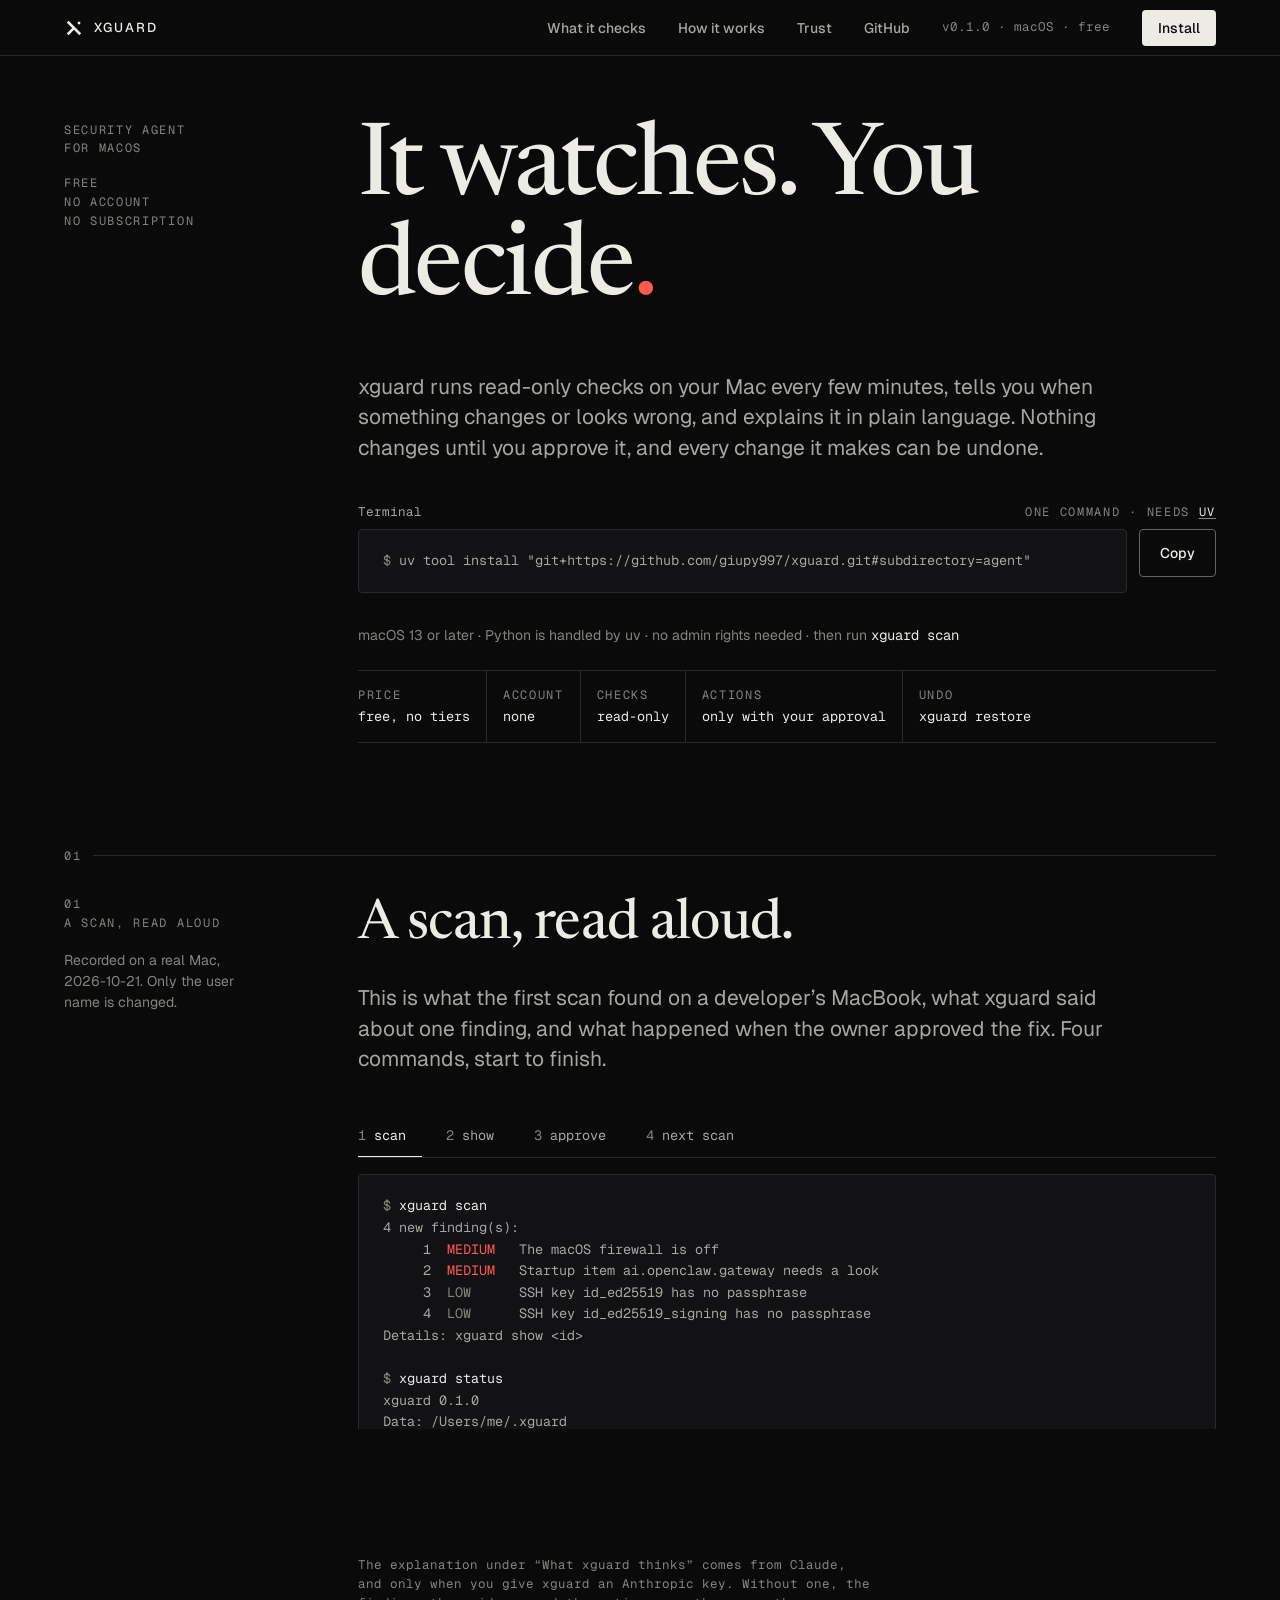
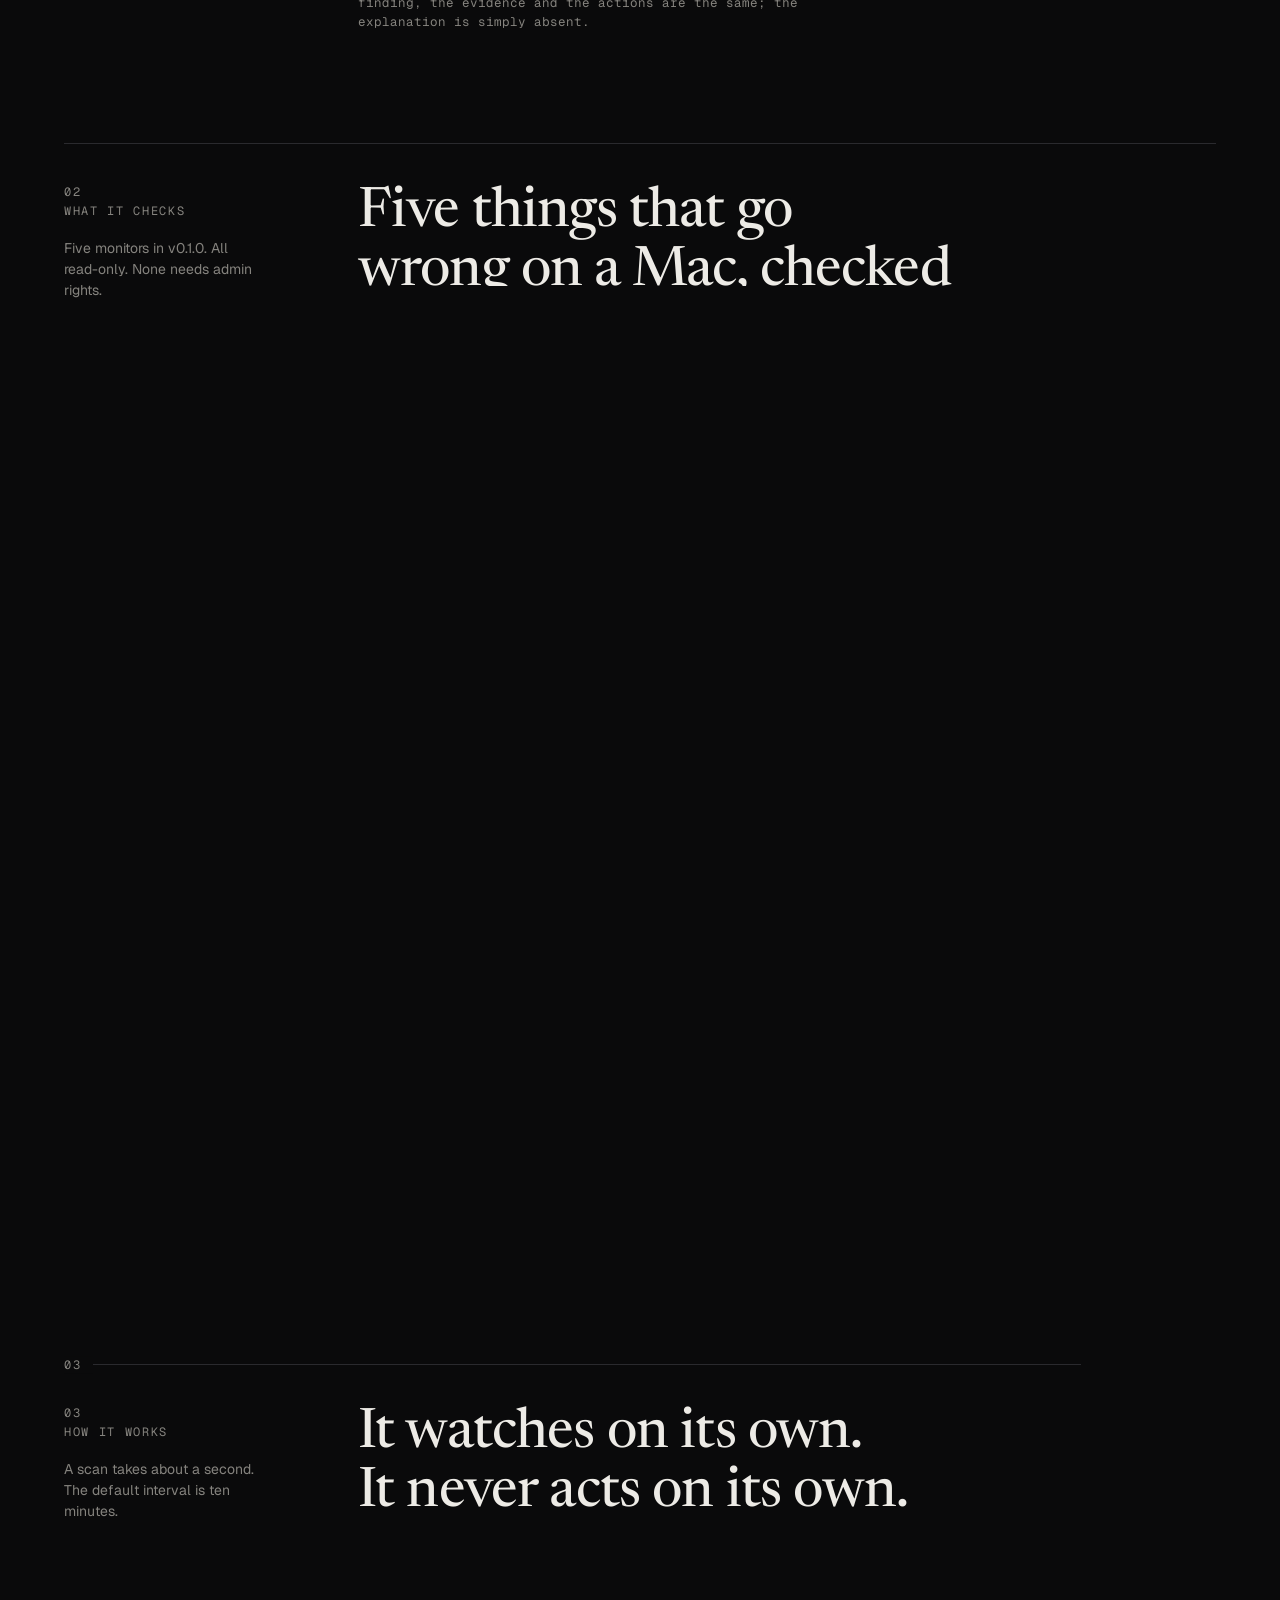
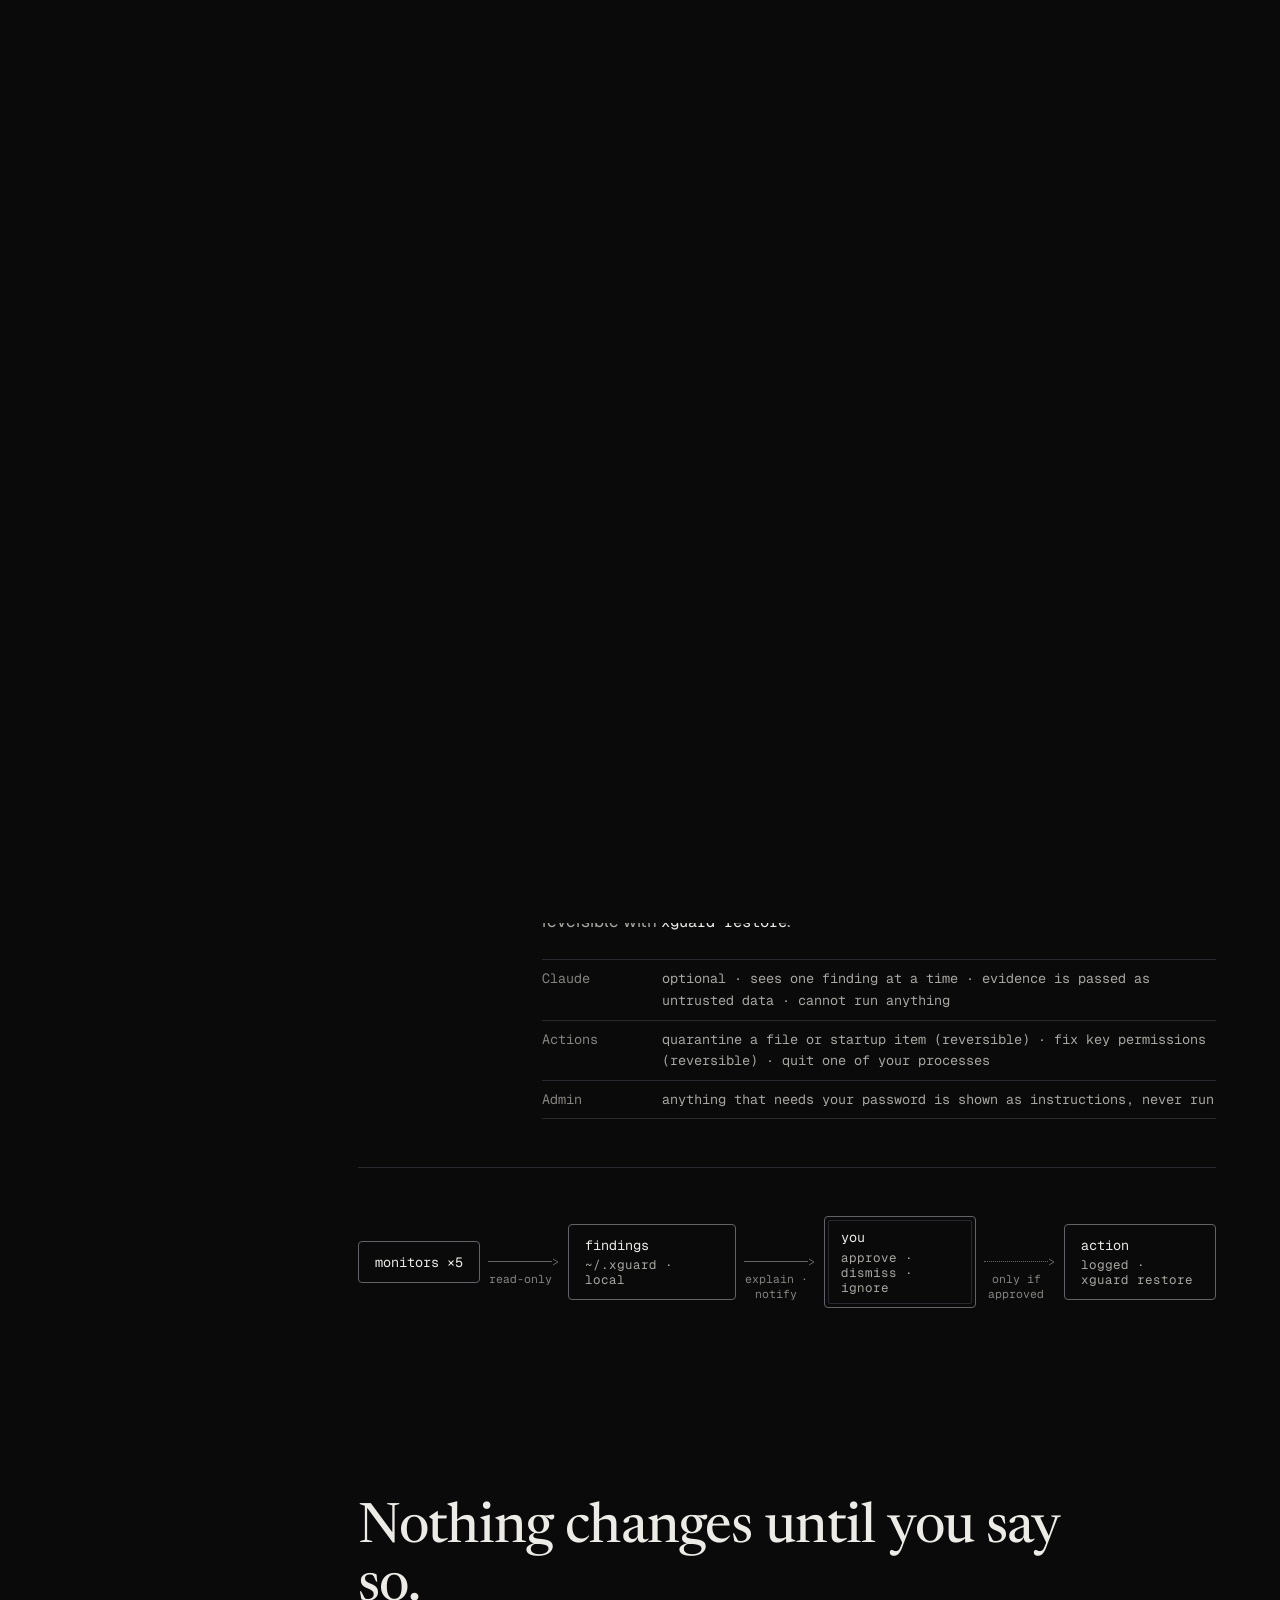
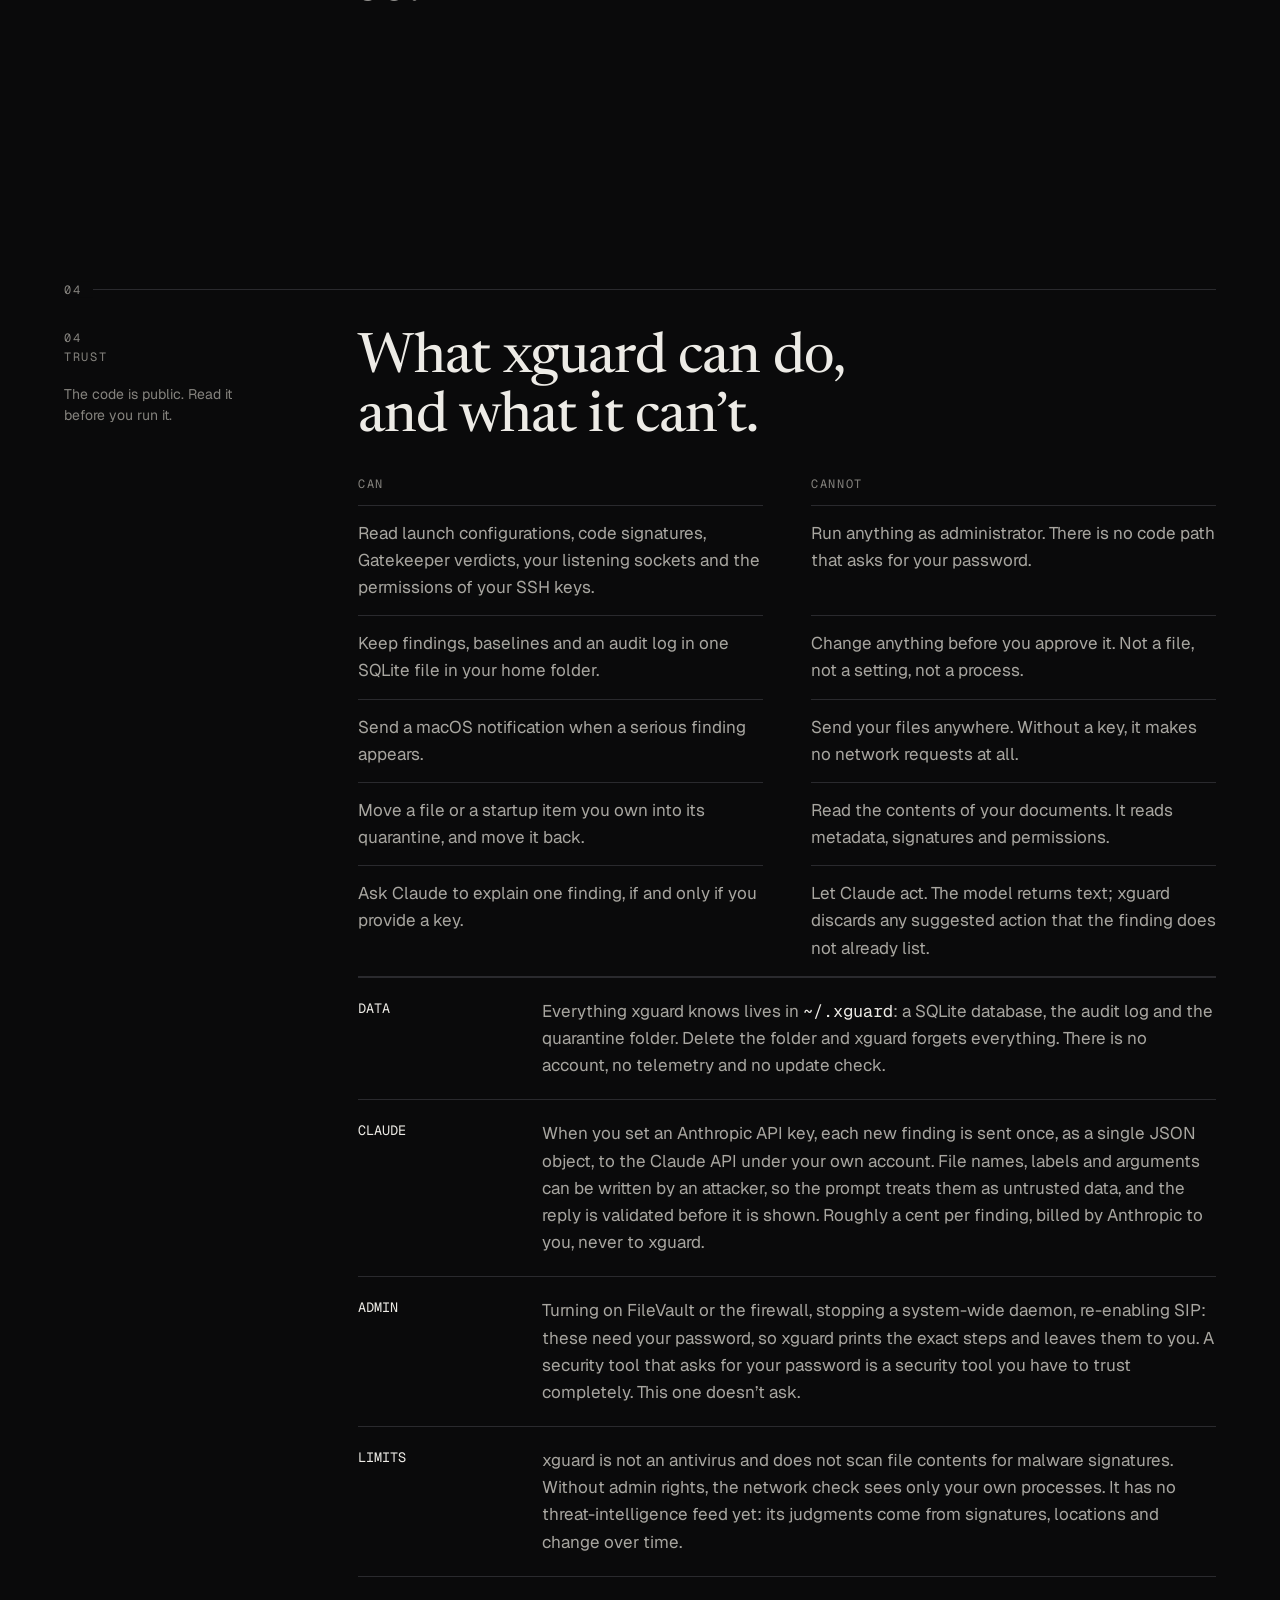
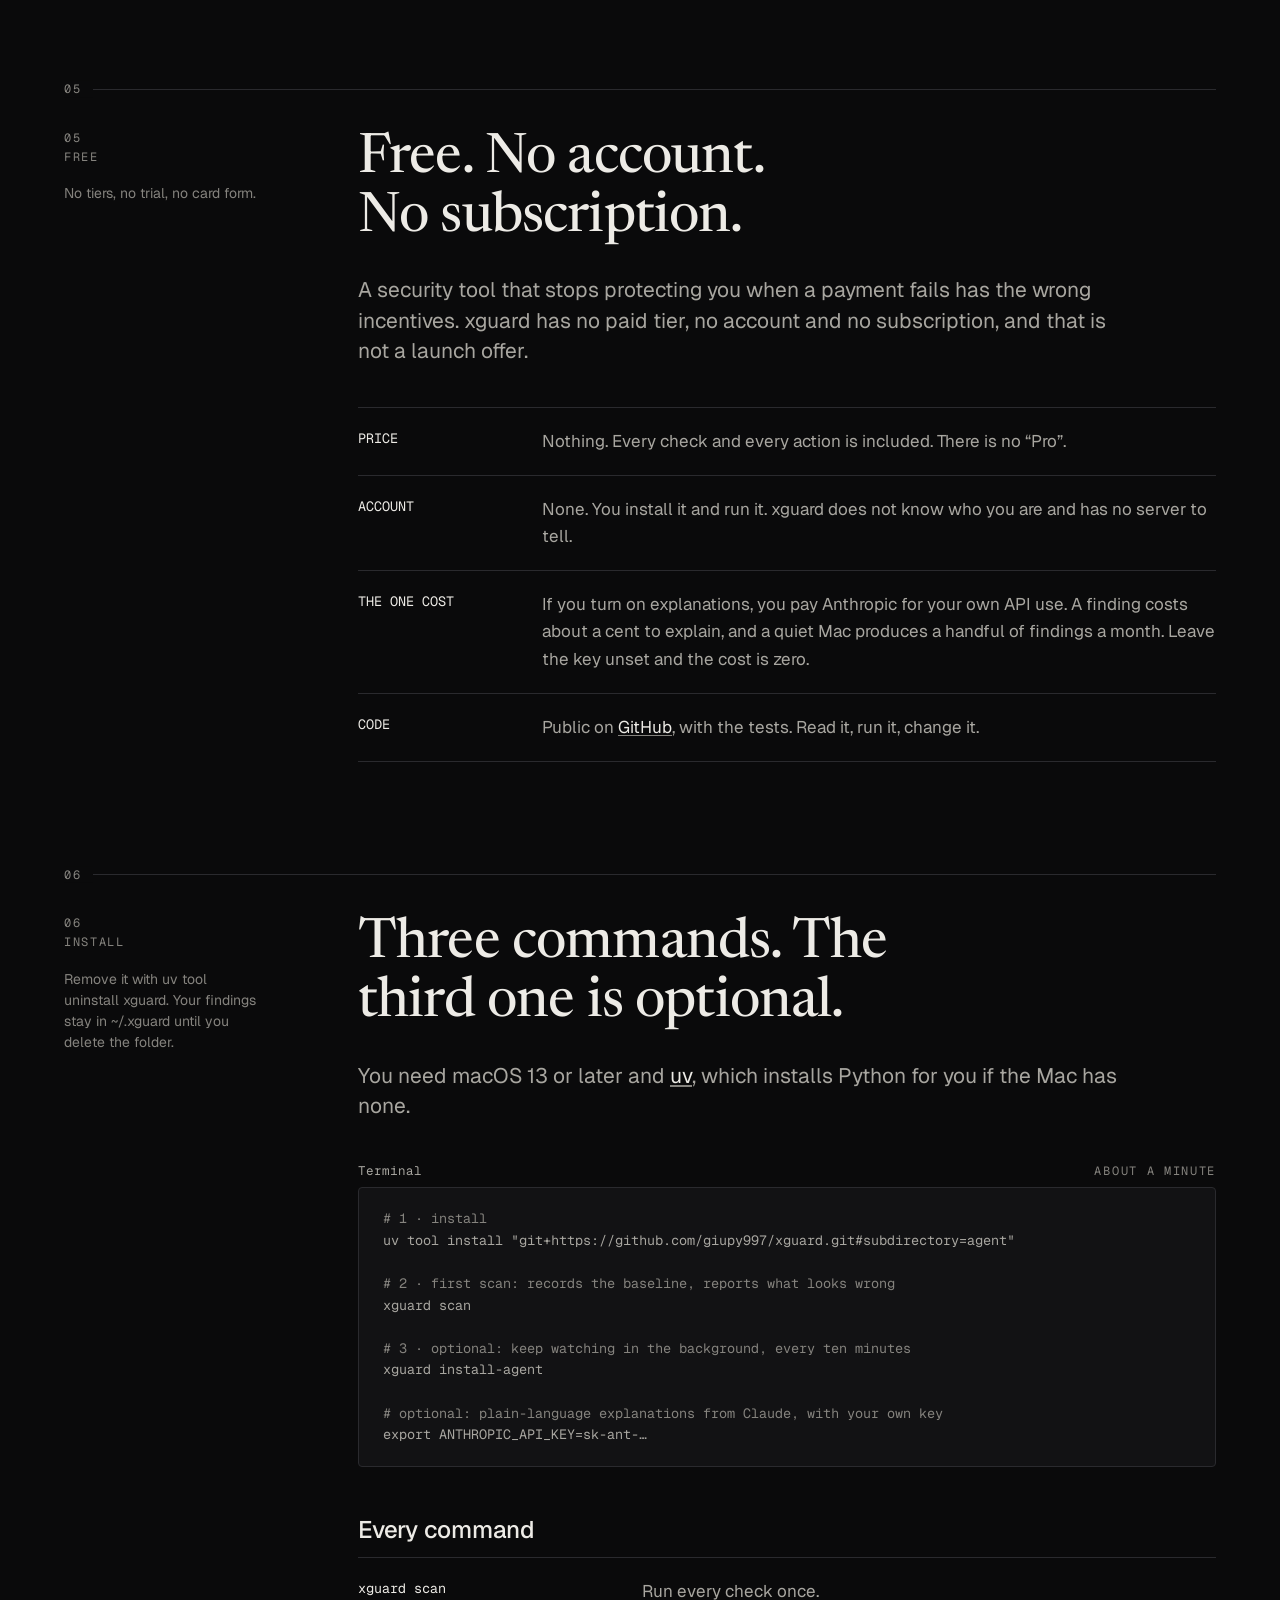
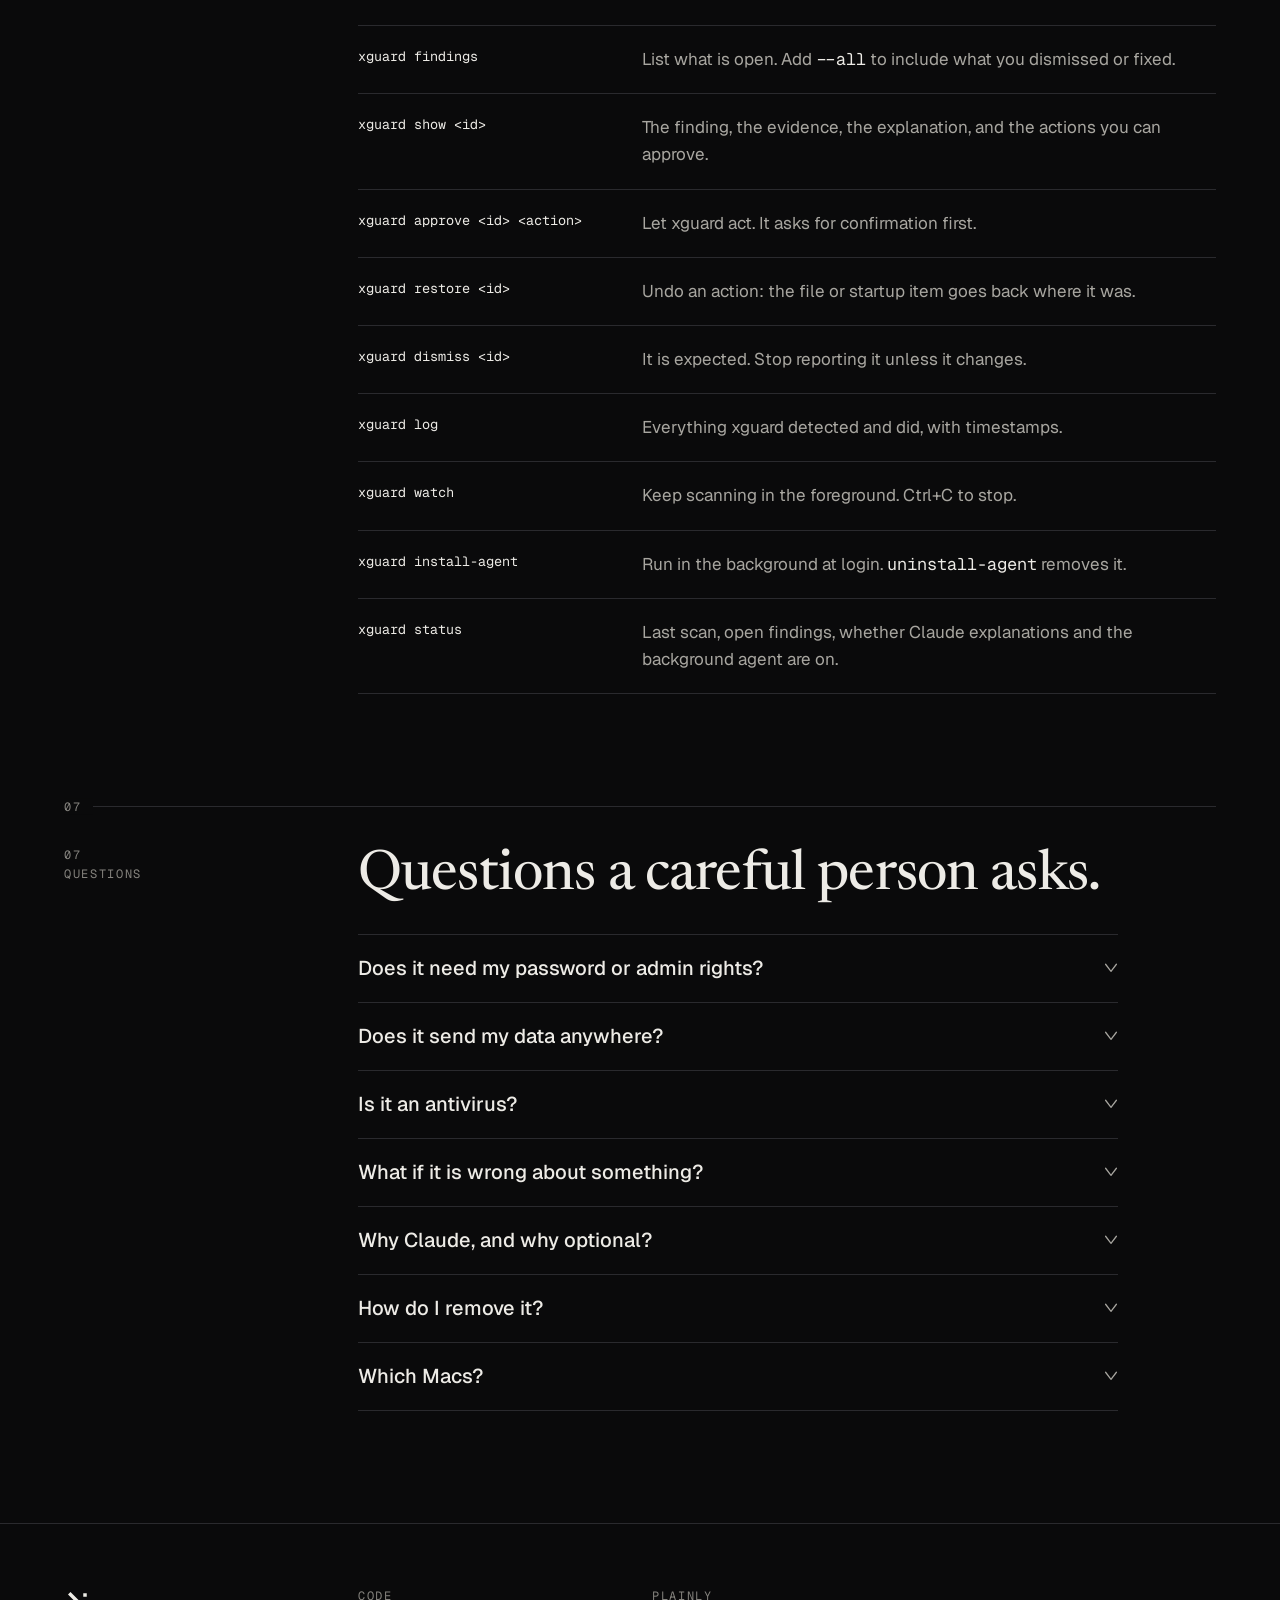
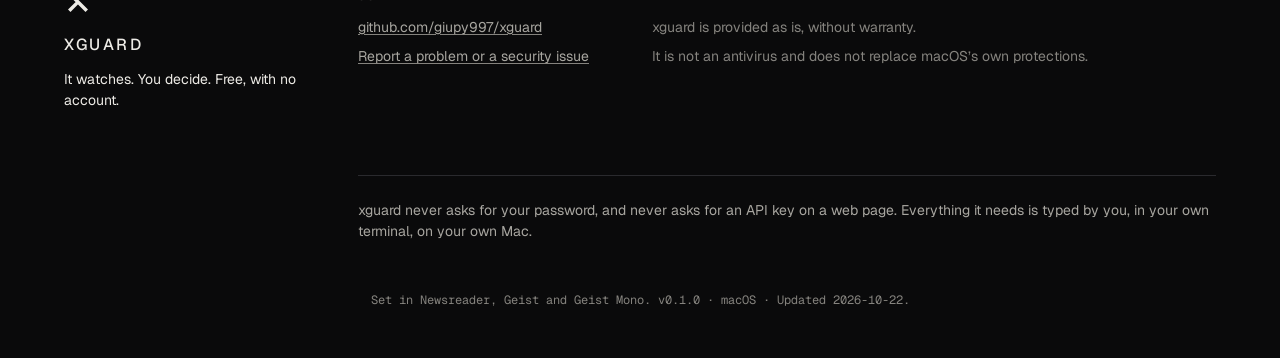
<file: index.html>
<!doctype html>
<html lang="en">
<head>
<meta charset="utf-8">
<meta name="viewport" content="width=device-width, initial-scale=1">
<title>xguard — It watches. You decide.</title>
<meta name="description" content="xguard is a free, always-on security agent for your Mac. It runs read-only checks every few minutes, explains what it finds in plain language, and changes nothing until you approve it. No account, no subscription.">
<meta name="color-scheme" content="dark">
<meta name="theme-color" content="#0A0A0B">
<link rel="icon" type="image/svg+xml" href="data:image/svg+xml,%3Csvg%20xmlns%3D%22http%3A%2F%2Fwww.w3.org%2F2000%2Fsvg%22%20viewBox%3D%220%200%2064%2064%22%20width%3D%2264%22%20height%3D%2264%22%3E%3Crect%20width%3D%2264%22%20height%3D%2264%22%20rx%3D%2212%22%20fill%3D%22%230A0A0B%22%2F%3E%3Cpath%20d%3D%22M18%2018L46%2046M18%2046L33%2031%22%20stroke%3D%22%23EDEBE6%22%20stroke-width%3D%228%22%20stroke-linecap%3D%22butt%22%2F%3E%3Crect%20x%3D%2240%22%20y%3D%2216%22%20width%3D%228%22%20height%3D%228%22%20fill%3D%22%23EDEBE6%22%2F%3E%3C%2Fsvg%3E">
<meta property="og:title" content="xguard — It watches. You decide.">
<meta property="og:description" content="A free, always-on security agent for macOS. Read-only checks, plain-language explanations, nothing changes until you approve it.">
<meta property="og:type" content="website">
<link rel="preconnect" href="https://fonts.googleapis.com">
<link rel="preconnect" href="https://fonts.gstatic.com" crossorigin>
<link rel="stylesheet" href="https://fonts.googleapis.com/css2?family=Newsreader:opsz,wght@48,450&family=Geist:wght@400..500&family=Geist+Mono:wght@400&display=swap">
<style>
/* ============================================================================
   xguard design tokens — "The Red Pen" (2026-10-22)
   Paste this block unchanged at the top of the inline <style> in index.html.
   Contrast ratios below are computed (WCAG 2.x relative luminance), not estimated.
   Rule of the system: the only chromatic color on the site is --pen, and it is
   used only where something is wrong. Everything else is ink and paper.
   ============================================================================ */
:root {
  color-scheme: dark;

  /* ---- Ink: surfaces ------------------------------------------------------ */
  --ink-0: #0A0A0B;        /* page background. Warm near-black, never #000 */
  --ink-1: #121214;        /* raised surface: demo panel, code, inputs, message card */
  --ink-2: #1A1A1D;        /* hover/active rows and tabs, expanded-row insets. Never decorative */
  --rule: #2A2A2E;         /* decorative hairlines only (1.4:1, exempt from AA): section rules, table rows */
  --rule-strong: #626268;  /* boundaries that must be perceivable (3.3:1 on ink-0, 3.1:1 on ink-1):
                              input borders, ghost-button borders, meaningful diagram strokes, tab underline track */

  /* ---- Paper: text -------------------------------------------------------- */
  --paper: #EDEBE6;        /* primary text. 16.6:1 on ink-0 · 15.7:1 on ink-1 · 14.6:1 on ink-2 */
  --paper-2: #A8A6A0;      /* secondary text, body on panels. 8.1:1 on ink-0 · 7.7:1 on ink-1 · 7.1:1 on ink-2 */
  --paper-3: #85837E;      /* metadata, eyebrows, footnotes. 5.2:1 on ink-0 · 4.9:1 on ink-1 · 4.6:1 on ink-2.
                              12px minimum. Prefer ink-0/ink-1 under it */
  --paper-hi: #FFFFFF;     /* primary button hover fill only (ink-0 text: 19.8:1) */

  /* ---- The red pen -------------------------------------------------------- */
  --pen: #FF5A4E;          /* the only chromatic color. 6.4:1 on ink-0 · 6.1:1 on ink-1 · 5.6:1 on pen-wash.
                              Text on a --pen fill is ALWAYS --ink-0 (6.4:1); --paper on --pen fails (2.6:1) */
  --pen-wash: #2A1512;     /* solid tint behind a flagged row or a margin note. Opacity-free so it survives screenshots */

  /* ---- Semantic aliases (use these in components) ------------------------- */
  --bg: var(--ink-0);
  --surface: var(--ink-1);
  --surface-2: var(--ink-2);
  --border: var(--rule);
  --border-strong: var(--rule-strong);
  --text: var(--paper);
  --text-muted: var(--paper-2);
  --text-faint: var(--paper-3);
  --accent: var(--paper);          /* there is no brand accent color: CTAs are paper */
  --accent-hover: var(--paper-hi);
  --danger: var(--pen);
  --danger-bg: var(--pen-wash);
  --verdict-blocked: var(--pen);   /* filled chip, ink-0 text, 2px solid underline */
  --verdict-caution: var(--pen);   /* outlined chip, pen text, 1px dotted underline */
  --verdict-clear: var(--paper);   /* outlined chip, paper text, no underline */
  --focus: var(--paper);           /* 2px solid, 3px offset, every interactive element */
  --selection-bg: var(--paper);
  --selection-fg: var(--ink-0);
  --logo: var(--paper);            /* the mark is always paper on ink or ink on paper, never --pen */

  /* ---- Typography --------------------------------------------------------- */
  --font-display: "Newsreader", "Newsreader Fallback", Georgia, "Times New Roman", serif;
  --font-body: "Geist", "Geist Fallback", Inter, "Helvetica Neue", Arial, sans-serif;
  --font-mono: "Geist Mono", "Geist Mono Fallback", ui-monospace, "SF Mono", Menlo, Consolas, monospace;

  --t-eyebrow: 12px;   --lh-eyebrow: 1.4;  --ls-eyebrow: 0.14em;   /* Geist Mono 400, uppercase, paper-3 */
  --t-mono: 13.5px;    --lh-mono: 1.6;                             /* Geist Mono 400: demo rows, code, tables */
  --t-mono-sm: 12.5px;                                             /* mono under 400px viewport, margin notes */
  --t-small: 14px;     --lh-small: 1.5;                            /* Geist 400: captions, footer, footnotes */
  --t-body: 17px;      --lh-body: 1.6;                             /* Geist 400, measure 62ch */
  --t-lead: 21px;      --lh-lead: 1.45;                            /* Geist 400, paper-2, measure 56ch */
  --t-h3: 24px;        --lh-h3: 1.25; --ls-h3: -0.01em;            /* Geist 500 */
  --t-tier: 32px;      --lh-tier: 1.1;                             /* Newsreader 450, large mono-free display */
  --t-h2: clamp(32px, 4.6vw, 56px);   --lh-h2: 1.05; --ls-h2: -0.015em;  /* Newsreader 450, opsz 48 */
  --t-h1: clamp(42px, 8vw, 104px);    --lh-h1: 0.98; --ls-h1: -0.025em;  /* Newsreader 450, opsz 48 */
  --display-wght: 450;
  --display-opsz: 48;                 /* capped: opsz 72 hairlines bloom on ink */
  --measure: 62ch;
  --measure-lead: 56ch;

  /* ---- Layout ------------------------------------------------------------- */
  --container: 1180px;
  --gutter: 20px;          /* 320–599 */
  --gutter-md: 40px;       /* 600–1023 */
  --gutter-lg: 64px;       /* 1024+ */
  --cols: 12;
  --col-gap: 24px;
  --margin-cols: 3;        /* the editorial margin: columns 1–3 on 1024+ */
  --nav-h: 56px;
  --sticky-top: 96px;      /* nav-h + 40px: sticky margin apparatus */
  --scroll-margin: 72px;   /* scroll-margin-top on every section target */
  --control-h: 48px;       /* inputs and primary buttons outside the nav */
  --control-h-sm: 36px;    /* nav button, demo toolbar buttons */
  --panel-min-h: 560px;    /* demo panel reserved height (desktop); 760px below 840px */

  /* ---- Spacing (8px base) ------------------------------------------------- */
  --s-1: 4px;  --s-2: 8px;  --s-3: 12px; --s-4: 16px; --s-5: 24px; --s-6: 32px;
  --s-7: 48px; --s-8: 64px; --s-9: 96px; --s-10: 112px; --s-11: 128px; --s-12: 160px;
  --section-pad: var(--s-10);     /* 112px desktop between sections */
  --section-pad-sm: 72px;         /* mobile */
  --block-gap: var(--s-7);        /* 48px between sub-blocks desktop */
  --block-gap-sm: var(--s-6);     /* 32px mobile */

  /* ---- Radii -------------------------------------------------------------- */
  --r-chip: 2px;
  --r-control: 4px;        /* buttons, inputs, tabs */
  --r-panel: 4px;          /* demo panel, code block, message card */

  /* ---- Motion (opacity and transform only) -------------------------------- */
  --ease: cubic-bezier(.2, .8, .2, 1);
  --d-fast: 160ms;         /* links, buttons, row opacity, diff row fade */
  --d-base: 200ms;         /* verdict fade, margin note, FAQ caret, cursor move, form crossfade */
  --d-slow: 240ms;         /* the red underline drawing under an argument */
  --d-draw: 300ms;         /* hairline draw-in under demo headings */
  --d-stop: 400ms;         /* the hero full stop fading in */
  --d-dwell: 380ms;        /* reading cursor dwell per row (580ms per row with the 200ms move) */
  --d-hold: 1000ms;        /* "Sign anyway" hold-to-confirm */

  /* ---- Z-index ------------------------------------------------------------ */
  --z-nav: 20;
  --z-menu: 30;
  --z-skip: 40;
}

/* ============================================================================
   Fallback faces (BRIEF §5.3): metric-matched so the swap does not move a line
   ============================================================================ */
@font-face { font-family: "Newsreader Fallback"; src: local("Georgia"), local("Times New Roman"); size-adjust: 97%; ascent-override: 93%; descent-override: 25%; line-gap-override: 0%; }
@font-face { font-family: "Geist Fallback"; src: local("Inter"), local("Helvetica Neue"), local("Arial"); size-adjust: 101.3%; ascent-override: 92%; descent-override: 23%; line-gap-override: 0%; }
@font-face { font-family: "Geist Mono Fallback"; src: local("Menlo"), local("Consolas"), local("Courier New"); size-adjust: 100%; ascent-override: 92%; descent-override: 23%; line-gap-override: 0%; }

/* Measures as em, not ch: ch is the width of "0" in whichever face is loaded, so 62ch/56ch moved
   by ~15% when the fallback swapped to Geist and the hero lead reflowed by a line. 41.1em and 37.1em
   are 62ch and 56ch measured in Geist (ch = 0.663em). */
:root { --measure: 41.1em; --measure-lead: 37.1em; }

/* ============================================================================
   Base
   ============================================================================ */
*, *::before, *::after { box-sizing: border-box; }
html {
  background: var(--ink-0); color: var(--paper);
  font-family: var(--font-body); font-size: var(--t-body); line-height: var(--lh-body);
  font-synthesis: none; text-rendering: optimizeLegibility; -webkit-font-smoothing: antialiased; -moz-osx-font-smoothing: grayscale;
  -webkit-text-size-adjust: 100%;
}
body { margin: 0; min-width: 320px; background: var(--ink-0); color: var(--paper); }
::selection { background: var(--selection-bg); color: var(--selection-fg); }
h1, h2, h3, p, dl, dd, ul, ol, pre, figure { margin: 0; }
ul, ol { padding: 0; list-style: none; }
a { color: inherit; }
button, input, select { font: inherit; color: inherit; margin: 0; }
button { cursor: pointer; }
svg { display: block; }
em, i { font-style: normal; }
:focus-visible { outline: 2px solid var(--focus); outline-offset: 3px; }
:focus:not(:focus-visible) { outline: none; }

/* ---- Shared utilities (ADDENDUM §7) ---- */
.sr-only { position: absolute; width: 1px; height: 1px; padding: 0; margin: -1px; overflow: hidden; clip: rect(0 0 0 0); white-space: nowrap; border: 0; }
.mono, .addr { font-family: var(--font-mono); font-variant-numeric: tabular-nums; font-feature-settings: "tnum"; }
.addr { white-space: nowrap; }
.eyebrow { display: block; margin: 0; font: 400 var(--t-eyebrow) / var(--lh-eyebrow) var(--font-mono); letter-spacing: var(--ls-eyebrow); text-transform: uppercase; color: var(--paper-3); }
.caret { display: inline-block; flex: none; vertical-align: middle; }
.container { max-width: var(--container); margin: 0 auto; padding: 0 var(--gutter); box-sizing: content-box; }
@media (min-width: 600px) { .container { padding: 0 var(--gutter-md); } }
@media (min-width: 1024px) { .container { padding: 0 var(--gutter-lg); } }

/* ============================================================================
   Type scale (BRIEF §5.4)
   ============================================================================ */
h1, h2 {
  font-family: var(--font-display); font-weight: var(--display-wght);
  font-optical-sizing: none; font-variation-settings: "opsz" var(--display-opsz);
  color: var(--paper); margin-bottom: .5em;
}
h1 { font-size: var(--t-h1); line-height: var(--lh-h1); letter-spacing: var(--ls-h1); }
h2 { font-size: var(--t-h2); line-height: var(--lh-h2); letter-spacing: var(--ls-h2); text-wrap: balance; }
h3 { font: 500 var(--t-h3) / var(--lh-h3) var(--font-body); letter-spacing: var(--ls-h3); color: var(--paper); margin-bottom: var(--s-3); }
p { max-width: var(--measure); }
p + p { margin-top: var(--s-4); }
.lead { font-size: var(--t-lead); line-height: var(--lh-lead); color: var(--paper-2); max-width: var(--measure-lead); margin-bottom: 40px; }
.muted { color: var(--paper-2); }
.small { font-size: var(--t-small); line-height: var(--lh-small); color: var(--paper-3); }
.note { font: 400 var(--t-mono-sm) / var(--lh-small) var(--font-mono); color: var(--paper-3); }

/* ============================================================================
   The Manuscript grid (BRIEF §6)
   ============================================================================ */
.sec { position: relative; padding-top: var(--section-pad-sm); scroll-margin-top: var(--scroll-margin); }
.sec-rule { position: relative; height: 1px; background: var(--rule); }
.sec-no {
  position: absolute; left: 0; top: 50%; transform: translateY(-50%);
  padding-right: var(--s-3); background: var(--ink-0);
  font: 400 var(--t-eyebrow) / var(--lh-eyebrow) var(--font-mono); letter-spacing: var(--ls-eyebrow); color: var(--paper-3);
}
/* Below 1024 the apparatus is one mono line sitting ON the rule next to the number: "02 / The threat" */
.margin { position: relative; display: flex; width: fit-content; gap: var(--s-2); margin: -9px 0 var(--s-6); padding-right: var(--s-3); background: var(--ink-0); }
.margin .eyebrow + .eyebrow::before { content: "/"; margin-right: var(--s-2); }
.margin .footnote { display: none; }
.sec-no { display: none; }
.text { min-width: 0; }
.text > h2 { max-width: 20ch; }
.block { margin-top: var(--block-gap-sm); }
@media (min-width: 1024px) {
  .sec { display: grid; grid-template-columns: repeat(12, minmax(0, 1fr)); column-gap: var(--col-gap); padding-top: var(--section-pad); }
  .sec-rule { grid-column: 1 / -1; margin-bottom: 40px; }
  .sec-no { display: block; }
  .margin { grid-column: 1 / 4; position: sticky; top: var(--sticky-top); align-self: start; flex-direction: column; width: auto; gap: 2px; margin: 0; padding: 0; background: none; }
  .margin .eyebrow + .eyebrow::before { content: none; }
  .margin .footnote { display: block; margin-top: var(--s-4); max-width: 22ch; font: 400 var(--t-small) / var(--lh-small) var(--font-body); color: var(--paper-3); }
  .text { grid-column: 4 / -1; }
  /* headlines span columns 4–11: eight of the text block's nine columns */
  .text > h2 { max-width: calc(100% * 8 / 9 - var(--col-gap) / 9); }
  .block { margin-top: var(--block-gap); }
}

/* ============================================================================
   Nav (BRIEF §6.5)
   ============================================================================ */
.skip { position: absolute; left: var(--s-4); top: var(--s-2); z-index: var(--z-skip); padding: var(--s-2) var(--s-3); background: var(--ink-0); color: var(--paper); font: 500 var(--t-small) / 1 var(--font-body); text-decoration: none; transform: translateY(-200%); }
.skip:focus-visible { transform: none; outline: 2px solid var(--focus); outline-offset: 0; }
.nav { position: relative; z-index: var(--z-nav); height: var(--nav-h); background: var(--ink-0); border-bottom: 1px solid var(--rule); }
.nav > .container { display: flex; align-items: center; justify-content: space-between; height: 100%; }
.lockup { display: inline-flex; align-items: center; gap: 10px; color: var(--logo); text-decoration: none; }
.lockup svg { width: 20px; height: 20px; }
.lockup .point { transition: transform var(--d-base) var(--ease); }
.lockup:hover .point { transform: translate(6.4px, -6.4px); } /* the lifted arm lifts a little more: 2px at 20px */
.wordmark { font: 500 13px / 1 var(--font-body); letter-spacing: .16em; text-transform: uppercase; font-variant-ligatures: none; }
.nav-links { display: none; align-items: center; gap: var(--s-6); }
.nav-links > a:not(.btn) { font: 500 var(--t-small) / 1 var(--font-body); color: var(--paper-2); text-decoration: underline; text-decoration-color: transparent; text-underline-offset: 2px; transition: color var(--d-fast) var(--ease), text-underline-offset var(--d-fast) var(--ease), text-decoration-color var(--d-fast) var(--ease); }
.nav-links > a:not(.btn):hover { color: var(--paper); text-decoration-color: var(--paper-3); text-underline-offset: 4px; }
.status { display: none; font: 400 var(--t-mono-sm) / 1 var(--font-mono); font-variant-numeric: tabular-nums; color: var(--paper-3); white-space: nowrap; }
.menu { position: static; }
.menu > summary { display: inline-flex; align-items: center; gap: var(--s-2); height: var(--control-h-sm); padding: 0 var(--s-2); margin-right: calc(-1 * var(--s-2)); list-style: none; font: 500 var(--t-small) / 1 var(--font-body); color: var(--paper-2); cursor: pointer; user-select: none; }
.menu > summary::-webkit-details-marker { display: none; }
.menu > summary .caret { transform: rotate(180deg); transition: transform var(--d-base) var(--ease); }
.menu[open] > summary .caret { transform: none; }
.menu[open] > summary { color: var(--paper); }
.menu-panel { position: absolute; left: 0; right: 0; top: 100%; z-index: var(--z-menu); background: var(--ink-0); border-bottom: 1px solid var(--rule); }
.menu-panel > .container { padding-top: var(--s-2); padding-bottom: var(--s-5); }
.menu-panel a:not(.btn) { display: block; padding: var(--s-4) 0; border-top: 1px solid var(--rule); font: 500 var(--t-body) / 1.3 var(--font-body); color: var(--paper); text-decoration: none; }
.menu-panel a:not(.btn):first-child { border-top: 0; }
.menu-panel .status { display: block; padding: var(--s-4) 0; border-top: 1px solid var(--rule); }
.menu-panel .btn { margin-top: var(--s-2); width: 100%; }
@media (min-width: 840px) {
  .nav { position: sticky; top: 0; }
  .nav-links { display: flex; }
  .menu { display: none; }
}
@media (min-width: 1180px) { .nav-links .status { display: block; } }

/* ============================================================================
   Hero (BRIEF §9.3)
   ============================================================================ */
.hero { position: relative; padding-top: var(--s-8); scroll-margin-top: var(--scroll-margin); }
.hero-eyebrow { margin: 0 0 var(--s-5); max-width: none; }
/* Below 1024 one line, dots only between the three groups; each phrase stays whole. */
.hero-eyebrow span { display: inline; white-space: nowrap; }
.hero-eyebrow .dot::after { content: " ·"; }
.hero h1 { margin-bottom: .5em; }
.stop { color: var(--pen); animation: stop var(--d-stop) var(--ease) 200ms both; }
@keyframes stop { from { opacity: 0; } to { opacity: 1; } }
/* The error slot overlays the gap above the proof line instead of reserving 24px of air. */
.hero .form-msg { position: absolute; left: 0; right: 0; top: calc(100% + var(--s-1)); margin: 0; }
.proof { margin-top: var(--s-6); max-width: none; }
.custody { display: grid; grid-template-columns: 1fr 1fr; margin-top: var(--s-5); border-bottom: 1px solid var(--rule); }
.custody > div { padding: var(--s-4) var(--s-4) var(--s-4) 0; border-top: 1px solid var(--rule); min-width: 0; }
.custody > div:nth-child(2n) { padding-left: var(--s-4); border-left: 1px solid var(--rule); }
.custody > div:last-child { grid-column: 1 / -1; }
.custody .k { margin-bottom: var(--s-1); white-space: nowrap; }
.custody .v { display: block; font: 400 var(--t-mono) / 1.4 var(--font-mono); font-variant-numeric: tabular-nums; color: var(--paper); overflow-wrap: anywhere; }
@media (min-width: 840px) {
  .custody { grid-template-columns: auto 1.2fr 1.4fr 1.2fr 1fr; }
  .custody > div:nth-child(n) { padding-left: 0; border-left: 0; }
  .custody > div:nth-child(n + 2) { padding-left: var(--s-4); border-left: 1px solid var(--rule); }
  .custody > div:last-child { grid-column: auto; }
}
@media (min-width: 1280px) {   /* every value on one line: the strip is one ruled row, 19px shorter */
  .custody { grid-template-columns: repeat(4, auto) 1fr; }
  .custody .v { white-space: nowrap; }
}
@media (min-width: 1024px) {
  /* 64px, not the brief's 96: §14 needs the demo tab strip inside a 1440×900 viewport. */
  .hero { display: grid; grid-template-columns: repeat(12, minmax(0, 1fr)); column-gap: var(--col-gap); padding-top: var(--s-8); }
  .hero-eyebrow { grid-column: 1 / 4; display: flex; flex-direction: column; gap: 2px; margin: 0; padding-top: .14em; }
  .hero-eyebrow .dot::after { content: none; }
  .hero-eyebrow .gap { margin-top: var(--s-4); }
  .hero-body { grid-column: 4 / -1; min-width: 0; }
  .hero h1 { max-width: calc(100% * 8 / 9 - var(--col-gap) / 9); }
}

/* ============================================================================
   Components (BRIEF §8)
   ============================================================================ */
.btn, .btn-ghost { display: inline-flex; align-items: center; justify-content: center; gap: var(--s-2); height: var(--control-h); padding: 0 20px; border-radius: var(--r-control); font: 500 var(--t-small) / 1 var(--font-body); text-decoration: none; white-space: nowrap; }
.btn { background: var(--paper); color: var(--ink-0); border: 0; transition: background-color var(--d-fast) var(--ease); }
.btn:hover { background: var(--paper-hi); }
.btn:active { background: var(--paper); }
.btn-sm { height: var(--control-h-sm); padding: 0 var(--s-4); }
.btn-ghost { background: transparent; color: var(--paper); border: 1px solid var(--rule-strong); transition: border-color var(--d-fast) var(--ease); }
.btn-ghost:hover { border-color: var(--paper); }
.btn:disabled, .btn-ghost:disabled { opacity: .5; cursor: not-allowed; }
.btn:disabled:hover { background: var(--paper); }
.btn-ghost:disabled:hover { border-color: var(--rule-strong); }
.link { color: var(--paper); text-decoration: underline; text-decoration-color: var(--paper-3); text-underline-offset: 2px; transition: text-underline-offset var(--d-fast) var(--ease), text-decoration-color var(--d-fast) var(--ease); }
.link:hover { text-underline-offset: 4px; text-decoration-color: var(--paper); }

.chip { display: inline-flex; align-items: center; height: 24px; padding: 0 var(--s-2); border-radius: var(--r-chip); font: 400 var(--t-eyebrow) / 1 var(--font-mono); letter-spacing: .08em; text-transform: uppercase; white-space: nowrap; vertical-align: middle; }
.chip-blocked { background: var(--pen); color: var(--ink-0); }
.chip-caution { border: 1px solid var(--pen); color: var(--pen); }
.chip-clear { border: 1px solid var(--paper); color: var(--paper); }

.ruled { margin: 0; }
.ruled .row { display: grid; grid-template-columns: 1fr; row-gap: 6px; padding: 20px 0; border-top: 1px solid var(--rule); }
.ruled .row:last-child { border-bottom: 1px solid var(--rule); }
.ruled dt { margin: 0; font: 400 var(--t-mono) / var(--lh-mono) var(--font-mono); font-variant-numeric: tabular-nums; color: var(--paper); overflow-wrap: anywhere; }
.ruled dt .rid { display: block; color: var(--paper-3); }
.ruled dt .arg { display: block; font-size: var(--t-mono-sm); color: var(--paper-2); }
.ruled dd { margin: 0; max-width: var(--measure); color: var(--paper-2); }
.ruled dd .mono { color: var(--paper); }
@media (min-width: 840px) { .ruled .row { grid-template-columns: 160px 1fr; column-gap: var(--col-gap); row-gap: 0; } }

.ledger-wrap { position: relative; overflow-x: auto; max-width: 100%; -webkit-overflow-scrolling: touch; } /* relative: sr-only cells stay inside the scroller */
.ledger { width: 100%; border-collapse: separate; border-spacing: 0; }
.ledger th, .ledger td { padding: 14px var(--s-4) 14px 0; border-top: 1px solid var(--rule); text-align: left; vertical-align: top; }
.ledger thead th { font: 400 var(--t-eyebrow) / var(--lh-eyebrow) var(--font-mono); letter-spacing: var(--ls-eyebrow); text-transform: uppercase; color: var(--paper-3); border-top: 0; padding-top: 0; }
.ledger tbody th { font: 400 15px / 1.5 var(--font-body); color: var(--paper); }
.ledger td { font: 400 var(--t-mono) / var(--lh-mono) var(--font-mono); font-variant-numeric: tabular-nums; color: var(--paper-2); }
.ledger tbody tr:last-child > * { border-bottom: 1px solid var(--rule); }
.ledger .sticky { position: sticky; left: 0; z-index: 1; background: var(--ink-0); }
.ledger .yes { color: var(--paper); }

.code-head { display: flex; justify-content: space-between; align-items: baseline; gap: var(--s-4); flex-wrap: wrap; margin-bottom: var(--s-2); }
.code-head .path { text-transform: none; letter-spacing: 0; font-size: var(--t-mono-sm); color: var(--paper-2); }
.code { margin: 0; background: var(--ink-1); border: 1px solid var(--rule); border-radius: var(--r-panel); padding: 20px 24px; overflow-x: auto; font: 400 var(--t-mono) / var(--lh-mono) var(--font-mono); font-variant-numeric: tabular-nums; color: var(--paper-2); counter-reset: ln; }
.code code { font: inherit; display: block; min-width: max-content; }
.code .ln { display: block; white-space: pre; }
.code .ln::before { counter-increment: ln; content: counter(ln); display: inline-block; width: 2ch; margin-right: 2ch; text-align: right; color: var(--paper-3); }
.code .say { color: var(--paper); }
.code:focus-visible { outline-offset: 2px; }
@media (max-width: 599.98px) { .code { padding: 16px; } }

.faq { max-width: 760px; border-bottom: 1px solid var(--rule); }
.faq-item { border-top: 1px solid var(--rule); }
.faq-item > summary { display: flex; align-items: center; justify-content: space-between; gap: var(--s-5); padding: 20px 0; list-style: none; font: 500 20px / 1.35 var(--font-body); color: var(--paper); cursor: pointer; }
.faq-item > summary::-webkit-details-marker { display: none; }
.faq-item > summary .caret { color: var(--paper-2); transform: rotate(180deg); transition: transform var(--d-base) var(--ease); }
.faq-item[open] > summary .caret { transform: none; }
.faq-item .a { padding: var(--s-3) 0 var(--s-5); color: var(--paper-2); }

/* ============================================================================
   Sections
   ============================================================================ */
/* 02 — threat */
.closing { margin-top: var(--block-gap-sm); font: 500 var(--t-h3) / var(--lh-h3) var(--font-body); letter-spacing: var(--ls-h3); color: var(--paper); max-width: 32ch; }
@media (min-width: 1024px) {
  .closing { margin-top: var(--block-gap); }
  .lead.cols { max-width: none; columns: 2; column-gap: var(--s-7); }
}
/* 03 — how it works */
.layers { border-bottom: 1px solid var(--rule); }
.layer { display: grid; grid-template-columns: 1fr; row-gap: var(--s-3); padding: var(--s-6) 0 40px; border-top: 1px solid var(--rule); }
.layer .num { font: 400 var(--t-mono) / var(--lh-mono) var(--font-mono); color: var(--paper-3); letter-spacing: .08em; }
.layer .body { min-width: 0; max-width: var(--measure); }
.layer p { color: var(--paper-2); }
.layer p .mono { color: var(--paper); font-size: 15.5px; }
.spec { margin-top: var(--s-5); font: 400 var(--t-mono) / var(--lh-mono) var(--font-mono); font-variant-numeric: tabular-nums; border-bottom: 1px solid var(--rule); }
.spec-row { display: grid; grid-template-columns: 72px minmax(0, 1fr); column-gap: var(--s-4); padding: var(--s-2) 0; border-top: 1px solid var(--rule); }
.spec dt { margin: 0; color: var(--paper-3); }
.spec dd { margin: 0; color: var(--paper-2); overflow-wrap: anywhere; }
.sample-h { margin: var(--s-5) 0 var(--s-2); }
.sample { padding: 14px; background: var(--ink-1); border: 1px solid var(--rule); border-radius: var(--r-panel); font: 400 var(--t-mono) / var(--lh-mono) var(--font-mono); font-variant-numeric: tabular-nums; color: var(--paper-2); overflow-x: auto; }
.sample .l { display: block; white-space: pre-wrap; }
.sample .k { color: var(--paper-3); }
.sample .hi { color: var(--paper); }
.sample .pen { color: var(--pen); }
@media (min-width: 1024px) {
  .layer { grid-template-columns: 160px 1fr; column-gap: var(--col-gap); row-gap: 0; padding: 40px 0 48px; }
  .spec-row { grid-template-columns: 96px minmax(0, 1fr); column-gap: var(--s-5); }
}
/* sparse act */
.act { padding: var(--s-9) 0; scroll-margin-top: var(--scroll-margin); }
.act p { font-family: var(--font-display); font-weight: var(--display-wght); font-size: var(--t-h2); line-height: var(--lh-h2); letter-spacing: var(--ls-h2); font-optical-sizing: none; font-variation-settings: "opsz" var(--display-opsz); color: var(--paper); max-width: 20ch; }
@media (min-width: 1024px) {
  .act { display: grid; grid-template-columns: repeat(12, minmax(0, 1fr)); column-gap: var(--col-gap); padding: var(--s-12) 0; }
  .act p { grid-column: 4 / 12; max-width: none; }
}
/* 05 — trust: can / cannot as two aligned ruled lists */
.cc { display: grid; grid-template-columns: 1fr; row-gap: var(--s-6); }
.cc-col { display: grid; grid-template-rows: auto; min-width: 0; }
.cc-col .eyebrow { padding-bottom: var(--s-3); }
.cc-col li { padding: 14px 0; border-top: 1px solid var(--rule); color: var(--paper-2); max-width: var(--measure); }
.cc-col li:last-child { border-bottom: 1px solid var(--rule); }
@media (min-width: 840px) {
  .cc { grid-template-columns: 1fr 1fr; grid-template-rows: auto repeat(5, auto); column-gap: var(--s-7); row-gap: 0; border-bottom: 1px solid var(--rule); }
  .cc-col { grid-row: 1 / -1; grid-template-rows: subgrid; }
  .cc-col ul { display: grid; grid-row: 2 / -1; grid-template-rows: subgrid; }
  .cc-col li:last-child { border-bottom: 0; }
}
.foot { margin-top: var(--s-4); max-width: var(--measure); }
.foot + .foot { margin-top: var(--s-3); }
/* ============================================================================
   Diagrams (BRIEF §11): HTML + CSS, SVG only for arrowheads and the pen ellipse
   ============================================================================ */
.dg { position: relative; margin-top: var(--block-gap-sm); font: 400 var(--t-mono-sm) / 1.5 var(--font-mono); color: var(--paper-3); }
.dg .eyebrow { margin-bottom: var(--s-3); }
.arrow { position: relative; display: flex; align-items: center; color: var(--rule-strong); }
.arrow .line { flex: 1; height: 1px; background: currentColor; min-width: 8px; }
.arrow.dotted .line { height: 0; background: none; border-top: 1px dotted currentColor; }
.arrow svg { flex: none; }
.fake-btn { display: inline-flex; align-items: center; height: 44px; width: 160px; max-width: 100%; padding: 0 16px; border: 1px solid var(--rule-strong); border-radius: var(--r-control); font: 500 var(--t-small) / 1 var(--font-body); color: var(--paper); }
.node { display: inline-block; padding: 12px 16px; border: 1px solid var(--rule-strong); border-radius: var(--r-control); font: 400 var(--t-mono) / 1.2 var(--font-mono); color: var(--paper); white-space: nowrap; }
.node.dbl { padding: 3px; }
.node.dbl > div { border: 1px solid var(--rule); border-radius: 2px; padding: var(--s-2) var(--s-3); }
@media (min-width: 1024px) { .dg { margin-top: var(--block-gap); } }
/* ============================================================================
   Footer (BRIEF §9.15, ADDENDUM §3)
   ============================================================================ */
.footer { margin-top: var(--section-pad-sm); border-top: 1px solid var(--rule); padding: var(--s-8) 0 var(--s-7); font: 400 var(--t-small) / var(--lh-small) var(--font-body); color: var(--paper-3); }
.footer-cols { display: grid; grid-template-columns: 1fr; row-gap: var(--s-6); }
.footer .eyebrow { margin-bottom: var(--s-3); }
.footer a { color: var(--paper-2); text-decoration: underline; text-decoration-color: var(--paper-3); text-underline-offset: 2px; transition: text-underline-offset var(--d-fast) var(--ease), color var(--d-fast) var(--ease); }
.footer a:hover { color: var(--paper); text-underline-offset: 4px; }
.footer li + li { margin-top: var(--s-2); }
.footer p { max-width: none; }
.lockup-stack { display: inline-flex; flex-direction: column; align-items: flex-start; gap: 21px; color: var(--logo); margin-bottom: var(--s-4); }
.lockup-stack svg { width: 28px; height: 28px; }
.lockup-stack .wordmark { font-size: 16px; }
.promise { color: var(--paper); }
.notice { margin-top: var(--s-8); padding-top: var(--s-5); border-top: 1px solid var(--rule); color: var(--paper-2); max-width: var(--measure); }
.colophon { margin-top: var(--s-7); text-align: center; font: 400 var(--t-eyebrow) / 1.7 var(--font-mono); font-variant-numeric: tabular-nums; color: var(--paper-3); max-width: none; }
@media (min-width: 840px) {
  .footer { margin-top: var(--section-pad); }
  .footer-cols { grid-template-columns: 1.4fr 1fr 1fr; column-gap: var(--col-gap); }
}
@media (min-width: 1024px) {   /* the same 12 columns as every section: margin 1–3, text from 4 */
  .footer-cols { grid-template-columns: repeat(12, minmax(0, 1fr)); }
  .footer-cols > :nth-child(1) { grid-column: 1 / 4; }
  .footer-cols > :nth-child(2) { grid-column: 4 / 7; }
  .footer-cols > :nth-child(3) { grid-column: 7 / -1; }
  .notice { margin-left: calc((100% + var(--col-gap)) / 4); }
}
/* ============================================================================
   xguard additions: install command, recorded session, flow diagram, commands
   ============================================================================ */
.install-cmd { margin-top: var(--s-2); }
.cmd-row { display: grid; grid-template-columns: 1fr; gap: var(--s-3); }
.cmd-row .code { min-width: 0; }
.cmd-row .copy { height: var(--control-h); }
.code .k, .term .k { color: var(--paper-3); }
.code .hi, .term .hi, .hi { color: var(--paper); }
.code .pen, .term .pen { color: var(--pen); }
.cmd .ln::before, .term .ln::before, .steps-code .ln::before { content: none; }   /* no line numbers in terminals */
.cmd, .steps-code { white-space: normal; }
.cmd code, .steps-code code, .term code { min-width: 0; }   /* wrap on phones instead of scrolling */
.cmd .ln, .term .ln, .steps-code .ln { white-space: pre-wrap; overflow-wrap: anywhere; }
.proof .mono { color: var(--paper); }
@media (min-width: 600px) { .cmd-row { grid-template-columns: minmax(0, 1fr) auto; align-items: start; } }

.stage { margin-top: var(--s-2); }
.tabs { display: flex; gap: 0; border-bottom: 1px solid var(--rule); overflow-x: auto; scroll-snap-type: x mandatory; scrollbar-width: none; }
.tabs::-webkit-scrollbar { display: none; }
.tabs [role="tab"] { flex: none; scroll-snap-align: start; display: inline-flex; align-items: center; gap: var(--s-2); height: 44px; padding: 0 var(--s-4) 0 0; margin-right: var(--s-5); background: none; border: 0; border-bottom: 2px solid transparent; margin-bottom: -1px; font: 400 var(--t-mono) / 1 var(--font-mono); color: var(--paper-2); cursor: pointer; white-space: nowrap; }
.tabs [role="tab"] .n { color: var(--paper-3); }
.tabs [role="tab"]:hover { color: var(--paper); }
.tabs [role="tab"][aria-selected="true"] { color: var(--paper); border-bottom-color: var(--paper); }
.term { position: relative; margin-top: var(--s-4); }
.term .case { margin: 0; min-height: 320px; background: var(--ink-1); border: 1px solid var(--rule); border-radius: var(--r-panel); padding: 20px 24px; overflow-x: auto; font: 400 var(--t-mono) / var(--lh-mono) var(--font-mono); font-variant-numeric: tabular-nums; color: var(--paper-2); }
.term .case { white-space: normal; }   /* the newlines between .ln blocks collapse */
.term .case code { font: inherit; display: block; }
.term .ln { display: block; white-space: pre-wrap; overflow-wrap: anywhere; }
.term .ln { opacity: 0; transition: opacity var(--d-fast) var(--ease); }
.term .ln.is-in { opacity: 1; }
.caption { margin-top: var(--s-4); max-width: var(--measure); }
@media (max-width: 599.98px) { .term .case { min-height: 360px; padding: 16px; } .tabs [role="tab"] { margin-right: var(--s-4); } }

.cmd-h { margin-top: var(--block-gap-sm); }
.cmds dt { color: var(--paper); }
.cmds dd .mono { color: var(--paper); }
@media (min-width: 840px) { .cmds .row { grid-template-columns: 260px 1fr; } }
@media (min-width: 1024px) { .cmd-h { margin-top: var(--block-gap); } }

.flow { display: flex; flex-direction: column; align-items: flex-start; gap: 0; }
.flow .node { white-space: normal; max-width: 100%; }
.flow .node .sub { display: block; margin-top: 4px; font-size: var(--t-mono-sm); color: var(--paper-2); }
.flow .arrow { flex-direction: column; align-items: flex-start; gap: 6px; margin: var(--s-2) 0 var(--s-2) 20px; }
.flow .arrow .line { width: 1px; min-width: 0; height: 24px; flex: none; }
.flow .arrow.dotted .line { height: 24px; border-top: 0; border-left: 1px dotted currentColor; }
.flow .arrow svg { transform: rotate(90deg); margin-left: -4px; }
.flow .arrow .cap { color: var(--paper-3); margin-left: var(--s-3); }
@media (min-width: 840px) {
  .flow { display: grid; grid-template-columns: auto minmax(88px, 1fr) auto minmax(88px, 1fr) auto minmax(88px, 1fr) auto; align-items: center; }
  .flow .node { max-width: 190px; }
  .flow .arrow { position: relative; display: flex; flex-direction: row; align-items: center; gap: 0; margin: 0 var(--s-2); min-width: 0; }
  .flow .arrow .line { width: auto; flex: 1; height: 1px; }
  .flow .arrow.dotted .line { height: 0; border-left: 0; border-top: 1px dotted currentColor; }
  .flow .arrow svg { transform: none; margin: 0; }
  .flow .arrow .cap { position: absolute; left: 0; right: 8px; top: calc(50% + 10px); margin: 0; text-align: center; white-space: normal; font-size: 11.5px; line-height: 1.3; }
  .dg-flow { padding-bottom: var(--s-6); }
}
@media (min-width: 1024px) and (max-width: 1199.98px) { .flow .node { padding: 10px 12px; } .flow .node .sub { font-size: 11.5px; } }

/* ============================================================================
   Reduced motion, last
   ============================================================================ */
@media (prefers-reduced-motion: reduce) {
  *, *::before, *::after { animation-duration: 1ms !important; animation-delay: 0ms !important; transition-duration: 1ms !important; }
  .term .ln { opacity: 1 !important; }
}
</style>
</head>
<body id="top">
<a class="skip" href="#main">Skip to content</a>

<header class="nav">
  <div class="container">
    <a class="lockup" href="#top" aria-label="xguard, back to top">
      <svg viewBox="0 0 64 64" fill="none" aria-hidden="true"><path d="M12 12L52 52M12 52L34 30" stroke="currentColor" stroke-width="8" stroke-linecap="butt"/><rect class="point" x="44" y="12" width="8" height="8" fill="currentColor"/></svg>
      <span class="wordmark">xguard</span>
    </a>
    <nav class="nav-links" aria-label="Site">
      <a href="#checks">What it checks</a>
      <a href="#how">How it works</a>
      <a href="#trust">Trust</a>
      <a href="https://github.com/giupy997/xguard">GitHub</a>
      <span class="status">v0.1.0 · macOS · free</span>
      <a class="btn btn-sm" href="#install">Install</a>
    </nav>
    <details class="menu">
      <summary aria-label="Menu">Menu <svg class="caret" viewBox="0 0 16 12" width="14" height="10" aria-hidden="true" fill="none" stroke="currentColor" stroke-width="1.5" stroke-linejoin="round" stroke-linecap="round"><path d="M1.5 10.5 8 2l6.5 8.5"/></svg></summary>
      <nav class="menu-panel" aria-label="Site">
        <div class="container">
          <a href="#checks">What it checks</a>
          <a href="#how">How it works</a>
          <a href="#trust">Trust</a>
          <a href="https://github.com/giupy997/xguard">GitHub</a>
          <span class="status">v0.1.0 · macOS · free</span>
          <a class="btn" href="#install">Install</a>
        </div>
      </nav>
    </details>
  </div>
</header>

<main id="main" class="container">

  <section id="hero" class="hero" aria-labelledby="hero-h">
    <p class="eyebrow hero-eyebrow"><span>Security agent</span> <span class="dot">for macOS</span> <span class="gap dot">Free</span> <span class="dot">no account</span> <span>no subscription</span></p>
    <div class="hero-body">
      <h1 id="hero-h">It watches. You decide<span class="stop">.</span></h1>
      <p class="lead">xguard runs read-only checks on your Mac every few minutes, tells you when something changes or looks wrong, and explains it in plain language. Nothing changes until you approve it, and every change it makes can be undone.</p>
      <div class="install-cmd">
        <div class="code-head"><span class="eyebrow path">Terminal</span><span class="eyebrow">one command · needs <a class="link" href="https://docs.astral.sh/uv/getting-started/installation/">uv</a></span></div>
        <div class="cmd-row">
<pre class="code cmd" tabindex="0" role="region" aria-label="Install command"><code><span class="ln"><span class="k">$ </span>uv tool install "git+https://github.com/giupy997/xguard.git#subdirectory=agent"</span></code></pre>
          <button class="btn-ghost copy" type="button" data-copy='uv tool install "git+https://github.com/giupy997/xguard.git#subdirectory=agent"'>Copy</button>
        </div>
      </div>
      <p class="small proof">macOS 13 or later · Python is handled by uv · no admin rights needed · then run <span class="mono hi">xguard scan</span></p>
      <dl class="custody">
        <div><dt class="eyebrow k">Price</dt><dd class="v">free, no tiers</dd></div>
        <div><dt class="eyebrow k">Account</dt><dd class="v">none</dd></div>
        <div><dt class="eyebrow k">Checks</dt><dd class="v">read-only</dd></div>
        <div><dt class="eyebrow k">Actions</dt><dd class="v">only with your approval</dd></div>
        <div><dt class="eyebrow k">Undo</dt><dd class="v">xguard restore</dd></div>
      </dl>
    </div>
  </section>

  <section id="reading" class="sec" aria-labelledby="reading-h">
    <div class="sec-rule"><span class="sec-no">01</span></div>
    <aside class="margin" aria-hidden="true">
      <span class="eyebrow">01</span>
      <span class="eyebrow">A scan, read aloud</span>
      <span class="footnote">Recorded on a real Mac, 2026-10-21. Only the user name is changed.</span>
    </aside>
    <div class="text">
      <h2 id="reading-h">A scan, read aloud.</h2>
      <p class="lead">This is what the first scan found on a developer’s MacBook, what xguard said about one finding, and what happened when the owner approved the fix. Four commands, start to finish.</p>
      <div class="stage">
        <div class="tabs" role="tablist" aria-label="Recorded session">
          <button role="tab" id="tab-scan" aria-selected="true" aria-controls="term" data-case="case-scan" tabindex="0"><span class="n">1</span> scan</button>
          <button role="tab" id="tab-show" aria-selected="false" aria-controls="term" data-case="case-show" tabindex="-1"><span class="n">2</span> show</button>
          <button role="tab" id="tab-approve" aria-selected="false" aria-controls="term" data-case="case-approve" tabindex="-1"><span class="n">3</span> approve</button>
          <button role="tab" id="tab-after" aria-selected="false" aria-controls="term" data-case="case-after" tabindex="-1"><span class="n">4</span> next scan</button>
        </div>
        <div id="term" class="term" role="tabpanel" aria-labelledby="tab-scan">
<pre class="case is-active" id="case-scan"><code><span class="ln"><span class="k">$ </span><span class="hi">xguard scan</span></span>
<span class="ln">4 new finding(s):</span>
<span class="ln">     1  <span class="pen">MEDIUM  </span> The macOS firewall is off</span>
<span class="ln">     2  <span class="pen">MEDIUM  </span> Startup item ai.openclaw.gateway needs a look</span>
<span class="ln">     3  <span class="k">LOW     </span> SSH key id_ed25519 has no passphrase</span>
<span class="ln">     4  <span class="k">LOW     </span> SSH key id_ed25519_signing has no passphrase</span>
<span class="ln">Details: xguard show &lt;id&gt;</span>
<span class="ln"> </span>
<span class="ln"><span class="k">$ </span><span class="hi">xguard status</span></span>
<span class="ln">xguard 0.1.0</span>
<span class="ln">Data: /Users/me/.xguard</span>
<span class="ln">Last scan: just now</span>
<span class="ln">Open findings: 4 (worst: medium)</span>
<span class="ln">Claude triage: on (claude-opus-5-5)</span>
<span class="ln">Background agent: not installed</span></code></pre>
<pre class="case" id="case-show" hidden><code><span class="ln"><span class="k">$ </span><span class="hi">xguard show 2</span></span>
<span class="ln"><span class="pen">MEDIUM  </span> Startup item ai.openclaw.gateway needs a look</span>
<span class="ln"><span class="k">Status: open · monitor: persistence · first seen just now</span></span>
<span class="ln"> </span>
<span class="ln">This runs automatically when you log in or the Mac starts: it runs a node script.</span>
<span class="ln"> </span>
<span class="ln"><span class="hi">What xguard thinks</span></span>
<span class="ln">  A launch agent for OpenClaw, installed with npm. It restarts itself and keeps</span>
<span class="ln">  a gateway on port 18789, but it exits with a configuration error every time.</span>
<span class="ln">  Risk: needs review. If you don’t use OpenClaw, stop it; nothing else depends on it.</span>
<span class="ln">  Suggested: disable</span>
<span class="ln"> </span>
<span class="ln"><span class="hi">Evidence</span></span>
<span class="ln">  <span class="k">program:</span>    /opt/homebrew/bin/node</span>
<span class="ln">  <span class="k">arguments:</span>  [".../node_modules/openclaw/dist/index.js", "gateway", "--port", "18789"]</span>
<span class="ln">  <span class="k">plist:</span>      ~/Library/LaunchAgents/ai.openclaw.gateway.plist</span>
<span class="ln">  <span class="k">keep_alive:</span> true</span>
<span class="ln"> </span>
<span class="ln"><span class="hi">What you can do</span></span>
<span class="ln">  xguard approve 2 disable   Stop it and move it to the xguard quarantine (reversible)</span>
<span class="ln">  xguard dismiss 2           It is expected, stop reporting it</span></code></pre>
<pre class="case" id="case-approve" hidden><code><span class="ln"><span class="k">$ </span><span class="hi">xguard approve 2 disable</span></span>
<span class="ln">Stop it and move it to the xguard quarantine: Startup item ai.openclaw.gateway needs a look? [y/N] <span class="hi">y</span></span>
<span class="ln">Stopped ai.openclaw.gateway and moved its launch file to ~/.xguard/quarantine/2.</span>
<span class="ln">It will not start again. Run `xguard restore 2` to undo.</span>
<span class="ln"> </span>
<span class="ln"><span class="k">$ </span><span class="hi">xguard findings --all</span></span>
<span class="ln">     1  <span class="pen">MEDIUM  </span> The macOS firewall is off</span>
<span class="ln">     2  <span class="pen">MEDIUM  </span> Startup item ai.openclaw.gateway needs a look  <span class="k">(acted)</span></span>
<span class="ln">     3  <span class="k">LOW     </span> SSH key id_ed25519 has no passphrase</span>
<span class="ln">     4  <span class="k">LOW     </span> SSH key id_ed25519_signing has no passphrase</span></code></pre>
<pre class="case" id="case-after" hidden><code><span class="ln"><span class="k">$ </span><span class="hi">xguard scan</span></span>
<span class="ln">Nothing new.</span>
<span class="ln">3 still open.</span>
<span class="ln"> </span>
<span class="ln"><span class="k">$ </span><span class="hi">xguard log 2</span></span>
<span class="ln">2026-10-21 16:14:02     #2  detected       {"severity": "medium", "title": "Startup item ai.openclaw.gateway needs a look"}</span>
<span class="ln">2026-10-21 16:21:40     #2  action         {"action": "disable", "result": "Stopped ai.openclaw.gateway ..."}</span></code></pre>
        </div>
      </div>
      <p class="note caption">The explanation under “What xguard thinks” comes from Claude, and only when you give xguard an Anthropic key. Without one, the finding, the evidence and the actions are the same; the explanation is simply absent.</p>
    </div>
  </section>

  <section id="checks" class="sec" aria-labelledby="checks-h">
    <div class="sec-rule"><span class="sec-no">02</span></div>
    <aside class="margin" aria-hidden="true">
      <span class="eyebrow">02</span>
      <span class="eyebrow">What it checks</span>
      <span class="footnote">Five monitors in v0.1.0. All read-only. None needs admin rights.</span>
    </aside>
    <div class="text">
      <h2 id="checks-h">Five things that go wrong on a Mac, checked every few minutes.</h2>
      <p class="lead">These are not exotic attacks. They are the ordinary ways a Mac ends up exposed: a protection switched off and forgotten, a program that quietly starts at every login, an installer that Gatekeeper would have refused, a key anyone can copy.</p>
      <dl class="ruled">
        <div class="row"><dt>posture<span class="rid">FileVault · firewall · Gatekeeper · SIP · updates</span></dt><dd>The five protections macOS ships with, and whether each one is on. Turning them on needs your password, so xguard shows the exact steps and never runs them.</dd></div>
        <div class="row"><dt>persistence<span class="rid">LaunchAgents · LaunchDaemons</span></dt><dd>Programs that start by themselves. This is how most Mac malware survives a restart. Flagged when a program is unsigned, missing, hidden, runs from a temporary folder, runs an inline shell command, or appeared since the last scan.</dd></div>
        <div class="row"><dt>network<span class="rid">listening sockets</span></dt><dd>Your programs accepting connections from the whole network, not just from this Mac. Flagged when the program is unsigned or started listening since the last scan.</dd></div>
        <div class="row"><dt>downloads<span class="rid">last 30 days</span></dt><dd>Installers, apps, disk images and scripts in your Downloads folder. Each one is checked against Gatekeeper’s own verdict, and flagged if it lost the quarantine flag that makes macOS check it when opened.</dd></div>
        <div class="row"><dt>ssh<span class="rid">~/.ssh</span></dt><dd>Private keys that other users on the Mac can read, and keys without a passphrase, which anyone who copies the file can use.</dd></div>
      </dl>
      <p class="closing">The first scan records what is already there and reports only what looks wrong on its own. After that, anything new stays reported until you review it.</p>
    </div>
  </section>

  <section id="how" class="sec" aria-labelledby="how-h">
    <div class="sec-rule"><span class="sec-no">03</span></div>
    <aside class="margin" aria-hidden="true">
      <span class="eyebrow">03</span>
      <span class="eyebrow">How it works</span>
      <span class="footnote">A scan takes about a second. The default interval is ten minutes.</span>
    </aside>
    <div class="text">
      <h2 id="how-h">It watches on its own. It never acts on its own.</h2>
      <div class="layers">
        <div class="layer">
          <span class="num" aria-hidden="true">I</span>
          <div class="body">
            <h3>Baseline</h3>
            <p>On the first run, each monitor records what is already on the Mac: the startup items, the programs listening, the state of each protection. Only things that are wrong on their own are reported, so the first list is short and worth reading.</p>
            <dl class="spec">
              <div class="spec-row"><dt>Reads</dt><dd>launch configurations, code signatures, Gatekeeper verdicts, your own sockets, file permissions</dd></div>
              <div class="spec-row"><dt>Writes</dt><dd>one SQLite file in ~/.xguard</dd></div>
              <div class="spec-row"><dt>Needs</dt><dd>no admin rights, no network</dd></div>
            </dl>
          </div>
        </div>
        <div class="layer">
          <span class="num" aria-hidden="true">II</span>
          <div class="body">
            <h3>Watch</h3>
            <p>Every ten minutes the checks run again. A new startup item, a program that just opened a port, a downloaded installer that Gatekeeper rejects: each becomes a finding with a severity, the evidence, and the actions available. Serious ones also arrive as a macOS notification. A finding that disappears is marked resolved; one you dismiss stays dismissed.</p>
            <dl class="spec">
              <div class="spec-row"><dt>Runs</dt><dd>in the background, as a launch agent you install with one command and remove with another</dd></div>
              <div class="spec-row"><dt>Alerts</dt><dd>Notification Center, for medium severity and above</dd></div>
            </dl>
          </div>
        </div>
        <div class="layer">
          <span class="num" aria-hidden="true">III</span>
          <div class="body">
            <h3>Decide</h3>
            <p><span class="mono">xguard show</span> explains a finding and lists what you can do. If you give xguard an Anthropic API key, Claude reads the finding and writes the explanation in plain language, in your language, and suggests at most one of the listed actions. You approve, dismiss, or do nothing. Approved actions are logged and, where possible, reversible with <span class="mono">xguard restore</span>.</p>
            <dl class="spec">
              <div class="spec-row"><dt>Claude</dt><dd>optional · sees one finding at a time · evidence is passed as untrusted data · cannot run anything</dd></div>
              <div class="spec-row"><dt>Actions</dt><dd>quarantine a file or startup item (reversible) · fix key permissions (reversible) · quit one of your processes</dd></div>
              <div class="spec-row"><dt>Admin</dt><dd>anything that needs your password is shown as instructions, never run</dd></div>
            </dl>
          </div>
        </div>
      </div>

      <figure class="dg dg-flow" aria-labelledby="flow-desc">
        <p id="flow-desc" class="sr-only">Flow diagram. Five monitors feed a local store of findings. From the store, an optional step asks Claude to explain a new finding; a notification goes to you. You decide: approve, dismiss or ignore. An approved action runs and is logged, and can be undone.</p>
        <div class="flow" aria-hidden="true">
          <span class="node">monitors ×5</span>
          <span class="arrow"><span class="line"></span><svg viewBox="0 0 8 8" width="8" height="8"><path d="M1 1l5 3-5 3" fill="none" stroke="currentColor" stroke-width="1"/></svg><span class="cap">read-only</span></span>
          <span class="node">findings<br><span class="sub">~/.xguard · local</span></span>
          <span class="arrow"><span class="line"></span><svg viewBox="0 0 8 8" width="8" height="8"><path d="M1 1l5 3-5 3" fill="none" stroke="currentColor" stroke-width="1"/></svg><span class="cap">explain · notify</span></span>
          <span class="node dbl"><div>you<br><span class="sub">approve · dismiss · ignore</span></div></span>
          <span class="arrow dotted"><span class="line"></span><svg viewBox="0 0 8 8" width="8" height="8"><path d="M1 1l5 3-5 3" fill="none" stroke="currentColor" stroke-width="1"/></svg><span class="cap">only if approved</span></span>
          <span class="node">action<br><span class="sub">logged · xguard restore</span></span>
        </div>
      </figure>
    </div>
  </section>

  <section id="act" class="act" aria-labelledby="act-line">
    <p id="act-line">Nothing changes until you say so.</p>
  </section>

  <section id="trust" class="sec" aria-labelledby="trust-h">
    <div class="sec-rule"><span class="sec-no">04</span></div>
    <aside class="margin" aria-hidden="true">
      <span class="eyebrow">04</span>
      <span class="eyebrow">Trust</span>
      <span class="footnote">The code is public. Read it before you run it.</span>
    </aside>
    <div class="text">
      <h2 id="trust-h">What xguard can do, and what it can’t.</h2>
      <div class="cc">
        <div class="cc-col">
          <h3 class="eyebrow" id="can-h">Can</h3>
          <ul aria-labelledby="can-h">
            <li>Read launch configurations, code signatures, Gatekeeper verdicts, your listening sockets and the permissions of your SSH keys.</li>
            <li>Keep findings, baselines and an audit log in one SQLite file in your home folder.</li>
            <li>Send a macOS notification when a serious finding appears.</li>
            <li>Move a file or a startup item you own into its quarantine, and move it back.</li>
            <li>Ask Claude to explain one finding, if and only if you provide a key.</li>
          </ul>
        </div>
        <div class="cc-col">
          <h3 class="eyebrow" id="cannot-h">Cannot</h3>
          <ul aria-labelledby="cannot-h">
            <li>Run anything as administrator. There is no code path that asks for your password.</li>
            <li>Change anything before you approve it. Not a file, not a setting, not a process.</li>
            <li>Send your files anywhere. Without a key, it makes no network requests at all.</li>
            <li>Read the contents of your documents. It reads metadata, signatures and permissions.</li>
            <li>Let Claude act. The model returns text; xguard discards any suggested action that the finding does not already list.</li>
          </ul>
        </div>
      </div>
      <dl class="ruled block">
        <div class="row"><dt>DATA</dt><dd>Everything xguard knows lives in <span class="mono">~/.xguard</span>: a SQLite database, the audit log and the quarantine folder. Delete the folder and xguard forgets everything. There is no account, no telemetry and no update check.</dd></div>
        <div class="row"><dt>CLAUDE</dt><dd>When you set an Anthropic API key, each new finding is sent once, as a single JSON object, to the Claude API under your own account. File names, labels and arguments can be written by an attacker, so the prompt treats them as untrusted data, and the reply is validated before it is shown. Roughly a cent per finding, billed by Anthropic to you, never to xguard.</dd></div>
        <div class="row"><dt>ADMIN</dt><dd>Turning on FileVault or the firewall, stopping a system-wide daemon, re-enabling SIP: these need your password, so xguard prints the exact steps and leaves them to you. A security tool that asks for your password is a security tool you have to trust completely. This one doesn’t ask.</dd></div>
        <div class="row"><dt>LIMITS</dt><dd>xguard is not an antivirus and does not scan file contents for malware signatures. Without admin rights, the network check sees only your own processes. It has no threat-intelligence feed yet: its judgments come from signatures, locations and change over time.</dd></div>
      </dl>
    </div>
  </section>

  <section id="free" class="sec" aria-labelledby="free-h">
    <div class="sec-rule"><span class="sec-no">05</span></div>
    <aside class="margin" aria-hidden="true">
      <span class="eyebrow">05</span>
      <span class="eyebrow">Free</span>
      <span class="footnote">No tiers, no trial, no card form.</span>
    </aside>
    <div class="text">
      <h2 id="free-h">Free. No account. No subscription.</h2>
      <p class="lead">A security tool that stops protecting you when a payment fails has the wrong incentives. xguard has no paid tier, no account and no subscription, and that is not a launch offer.</p>
      <dl class="ruled">
        <div class="row"><dt>PRICE</dt><dd>Nothing. Every check and every action is included. There is no “Pro”.</dd></div>
        <div class="row"><dt>ACCOUNT</dt><dd>None. You install it and run it. xguard does not know who you are and has no server to tell.</dd></div>
        <div class="row"><dt>THE ONE COST</dt><dd>If you turn on explanations, you pay Anthropic for your own API use. A finding costs about a cent to explain, and a quiet Mac produces a handful of findings a month. Leave the key unset and the cost is zero.</dd></div>
        <div class="row"><dt>CODE</dt><dd>Public on <a class="link" href="https://github.com/giupy997/xguard">GitHub</a>, with the tests. Read it, run it, change it.</dd></div>
      </dl>
    </div>
  </section>

  <section id="install" class="sec" aria-labelledby="install-h">
    <div class="sec-rule"><span class="sec-no">06</span></div>
    <aside class="margin" aria-hidden="true">
      <span class="eyebrow">06</span>
      <span class="eyebrow">Install</span>
      <span class="footnote">Remove it with uv tool uninstall xguard. Your findings stay in ~/.xguard until you delete the folder.</span>
    </aside>
    <div class="text">
      <h2 id="install-h">Three commands. The third one is optional.</h2>
      <p class="lead">You need macOS 13 or later and <a class="link" href="https://docs.astral.sh/uv/getting-started/installation/">uv</a>, which installs Python for you if the Mac has none.</p>
      <div class="code-head"><span class="eyebrow path">Terminal</span><span class="eyebrow">about a minute</span></div>
<pre class="code steps-code" tabindex="0" role="region" aria-label="Install steps"><code><span class="ln"><span class="k"># 1 · install</span></span>
<span class="ln">uv tool install "git+https://github.com/giupy997/xguard.git#subdirectory=agent"</span>
<span class="ln"> </span>
<span class="ln"><span class="k"># 2 · first scan: records the baseline, reports what looks wrong</span></span>
<span class="ln">xguard scan</span>
<span class="ln"> </span>
<span class="ln"><span class="k"># 3 · optional: keep watching in the background, every ten minutes</span></span>
<span class="ln">xguard install-agent</span>
<span class="ln"> </span>
<span class="ln"><span class="k"># optional: plain-language explanations from Claude, with your own key</span></span>
<span class="ln">export ANTHROPIC_API_KEY=sk-ant-…</span></code></pre>
      <h3 class="cmd-h">Every command</h3>
      <dl class="ruled cmds">
        <div class="row"><dt>xguard scan</dt><dd>Run every check once.</dd></div>
        <div class="row"><dt>xguard findings</dt><dd>List what is open. Add <span class="mono">--all</span> to include what you dismissed or fixed.</dd></div>
        <div class="row"><dt>xguard show &lt;id&gt;</dt><dd>The finding, the evidence, the explanation, and the actions you can approve.</dd></div>
        <div class="row"><dt>xguard approve &lt;id&gt; &lt;action&gt;</dt><dd>Let xguard act. It asks for confirmation first.</dd></div>
        <div class="row"><dt>xguard restore &lt;id&gt;</dt><dd>Undo an action: the file or startup item goes back where it was.</dd></div>
        <div class="row"><dt>xguard dismiss &lt;id&gt;</dt><dd>It is expected. Stop reporting it unless it changes.</dd></div>
        <div class="row"><dt>xguard log</dt><dd>Everything xguard detected and did, with timestamps.</dd></div>
        <div class="row"><dt>xguard watch</dt><dd>Keep scanning in the foreground. Ctrl+C to stop.</dd></div>
        <div class="row"><dt>xguard install-agent</dt><dd>Run in the background at login. <span class="mono">uninstall-agent</span> removes it.</dd></div>
        <div class="row"><dt>xguard status</dt><dd>Last scan, open findings, whether Claude explanations and the background agent are on.</dd></div>
      </dl>
    </div>
  </section>

  <section id="faq" class="sec" aria-labelledby="faq-h">
    <div class="sec-rule"><span class="sec-no">07</span></div>
    <aside class="margin" aria-hidden="true">
      <span class="eyebrow">07</span>
      <span class="eyebrow">Questions</span>
    </aside>
    <div class="text">
      <h2 id="faq-h">Questions a careful person asks.</h2>
      <div class="faq">
        <details class="faq-item"><summary>Does it need my password or admin rights?<svg class="caret" viewBox="0 0 16 12" width="14" height="10" aria-hidden="true" fill="none" stroke="currentColor" stroke-width="1.5" stroke-linejoin="round" stroke-linecap="round"><path d="M1.5 10.5 8 2l6.5 8.5"/></svg></summary><div class="a"><p>No. Every check runs as you. Fixes that need admin rights, like turning on FileVault, are printed as steps for you to run.</p></div></details>
        <details class="faq-item"><summary>Does it send my data anywhere?<svg class="caret" viewBox="0 0 16 12" width="14" height="10" aria-hidden="true" fill="none" stroke="currentColor" stroke-width="1.5" stroke-linejoin="round" stroke-linecap="round"><path d="M1.5 10.5 8 2l6.5 8.5"/></svg></summary><div class="a"><p>Without an Anthropic key, nothing: xguard makes no network requests. With a key, each new finding is sent once to the Claude API under your account, as a small JSON object with the file name, the label, the program path and the arguments. Never the contents of your files.</p></div></details>
        <details class="faq-item"><summary>Is it an antivirus?<svg class="caret" viewBox="0 0 16 12" width="14" height="10" aria-hidden="true" fill="none" stroke="currentColor" stroke-width="1.5" stroke-linejoin="round" stroke-linecap="round"><path d="M1.5 10.5 8 2l6.5 8.5"/></svg></summary><div class="a"><p>No. It does not scan file contents for malware signatures. It watches the places where things go wrong on a Mac, notices change, and tells you. Keep macOS’s own protections on; xguard will tell you if they are off.</p></div></details>
        <details class="faq-item"><summary>What if it is wrong about something?<svg class="caret" viewBox="0 0 16 12" width="14" height="10" aria-hidden="true" fill="none" stroke="currentColor" stroke-width="1.5" stroke-linejoin="round" stroke-linecap="round"><path d="M1.5 10.5 8 2l6.5 8.5"/></svg></summary><div class="a"><p>Dismiss it. The finding stays dismissed unless the thing it describes changes. If an action was already approved, <span class="mono">xguard restore</span> puts the file or startup item back exactly where it was.</p></div></details>
        <details class="faq-item"><summary>Why Claude, and why optional?<svg class="caret" viewBox="0 0 16 12" width="14" height="10" aria-hidden="true" fill="none" stroke="currentColor" stroke-width="1.5" stroke-linejoin="round" stroke-linecap="round"><path d="M1.5 10.5 8 2l6.5 8.5"/></svg></summary><div class="a"><p>The checks are code, and they decide what is reported. Claude only writes the explanation and suggests one of the actions already on the finding, so the list is just as complete without it. It is optional because it costs you money and sends a small amount of data off your Mac, and that should be your call.</p></div></details>
        <details class="faq-item"><summary>How do I remove it?<svg class="caret" viewBox="0 0 16 12" width="14" height="10" aria-hidden="true" fill="none" stroke="currentColor" stroke-width="1.5" stroke-linejoin="round" stroke-linecap="round"><path d="M1.5 10.5 8 2l6.5 8.5"/></svg></summary><div class="a"><p>Run <span class="mono">xguard uninstall-agent</span> if you installed the background agent, then <span class="mono">uv tool uninstall xguard</span>. Delete <span class="mono">~/.xguard</span> to remove the findings, the log and the quarantine. Nothing else was touched.</p></div></details>
        <details class="faq-item"><summary>Which Macs?<svg class="caret" viewBox="0 0 16 12" width="14" height="10" aria-hidden="true" fill="none" stroke="currentColor" stroke-width="1.5" stroke-linejoin="round" stroke-linecap="round"><path d="M1.5 10.5 8 2l6.5 8.5"/></svg></summary><div class="a"><p>Apple silicon and Intel, macOS 13 or later. Linux and Windows are not supported: the checks use macOS tools like codesign, spctl and launchctl.</p></div></details>
      </div>
    </div>
  </section>

</main>

<footer class="footer" id="footer">
  <div class="container">
    <div class="footer-cols">
      <div>
        <div class="lockup-stack" aria-hidden="true">
          <svg viewBox="0 0 64 64" fill="none"><path d="M12 12L52 52M12 52L34 30" stroke="currentColor" stroke-width="8" stroke-linecap="butt"/><rect x="44" y="12" width="8" height="8" fill="currentColor"/></svg>
          <span class="wordmark">xguard</span>
        </div>
        <p class="promise">It watches. You decide. Free, with no account.</p>
      </div>
      <div>
        <h2 class="eyebrow">Code</h2>
        <ul>
          <li><a href="https://github.com/giupy997/xguard">github.com/giupy997/xguard</a></li>
          <li><a href="https://github.com/giupy997/xguard/issues">Report a problem or a security issue</a></li>
        </ul>
      </div>
      <div>
        <h2 class="eyebrow">Plainly</h2>
        <ul>
          <li>xguard is provided as is, without warranty.</li>
          <li>It is not an antivirus and does not replace macOS’s own protections.</li>
        </ul>
      </div>
    </div>
    <p class="notice">xguard never asks for your password, and never asks for an API key on a web page. Everything it needs is typed by you, in your own terminal, on your own Mac.</p>
    <p class="colophon">Set in Newsreader, Geist and Geist Mono. v0.1.0 · macOS · Updated 2026-10-22.</p>
  </div>
</footer>

<script>
(function () {
  'use strict';
  const $ = (s, r) => (r || document).querySelector(s);
  const $$ = (s, r) => Array.from((r || document).querySelectorAll(s));
  const reduce = matchMedia('(prefers-reduced-motion: reduce)');

  /* ---- Recorded session: four tabs, lines appear one at a time ---- */
  const stage = $('#reading .stage');
  if (stage) {
    const tabs = $$('[role="tab"]', stage), term = $('#term');
    let token = 0;
    const play = (pre) => {
      const my = ++token;
      const lines = $$('.ln', pre);
      if (reduce.matches) { lines.forEach(l => l.classList.add('is-in')); return; }
      lines.forEach(l => l.classList.remove('is-in'));
      lines.forEach((l, i) => setTimeout(() => { if (my === token) l.classList.add('is-in'); }, 120 + i * 70));
    };
    const select = (tab, focus) => {
      tabs.forEach(t => { const on = t === tab; t.setAttribute('aria-selected', on); t.tabIndex = on ? 0 : -1; });
      term.setAttribute('aria-labelledby', tab.id);
      $$('.case', term).forEach(c => { const on = c.id === tab.dataset.case; c.hidden = !on; c.classList.toggle('is-active', on); if (on) play(c); });
      if (focus) tab.focus();
    };
    tabs.forEach((tab, i) => {
      tab.addEventListener('click', () => select(tab));
      tab.addEventListener('keydown', e => {
        const n = e.key === 'ArrowRight' ? i + 1 : e.key === 'ArrowLeft' ? i - 1 : e.key === 'Home' ? 0 : e.key === 'End' ? tabs.length - 1 : null;
        if (n === null) return;
        e.preventDefault();
        select(tabs[(n + tabs.length) % tabs.length], true);
      });
    });
    // Start the first case when the stage scrolls into view (geometry, so it also works in hidden panes).
    let started = false;
    const start = () => {
      if (started) return;
      const r = stage.getBoundingClientRect();
      if (r.top < innerHeight * 0.75 && r.bottom > 0) { started = true; play($('.case.is-active', term)); removeEventListener('scroll', start); }
    };
    if (reduce.matches) { started = true; play($('.case.is-active', term)); }
    else {
      addEventListener('scroll', start, { passive: true });
      const poll = setInterval(() => { start(); if (started) clearInterval(poll); }, 400);
      start();
    }
  }

  /* ---- Copy the install command ---- */
  $$('[data-copy]').forEach(btn => btn.addEventListener('click', async () => {
    const label = btn.textContent;
    try { await navigator.clipboard.writeText(btn.dataset.copy); btn.textContent = 'Copied'; }
    catch (e) { btn.textContent = 'Select and copy'; }
    setTimeout(() => { btn.textContent = label; }, 1600);
  }));

  /* ---- Mobile menu: closes on link click, Escape, or a click outside ---- */
  const menu = $('.menu');
  if (menu) {
    $$('a', menu).forEach(a => a.addEventListener('click', () => { menu.open = false; }));
    document.addEventListener('keydown', e => { if (e.key === 'Escape' && menu.open) { menu.open = false; $('summary', menu).focus(); } });
    document.addEventListener('click', e => { if (menu.open && !menu.contains(e.target)) menu.open = false; });
  }
})();
</script>
</body>
</html>
</file>
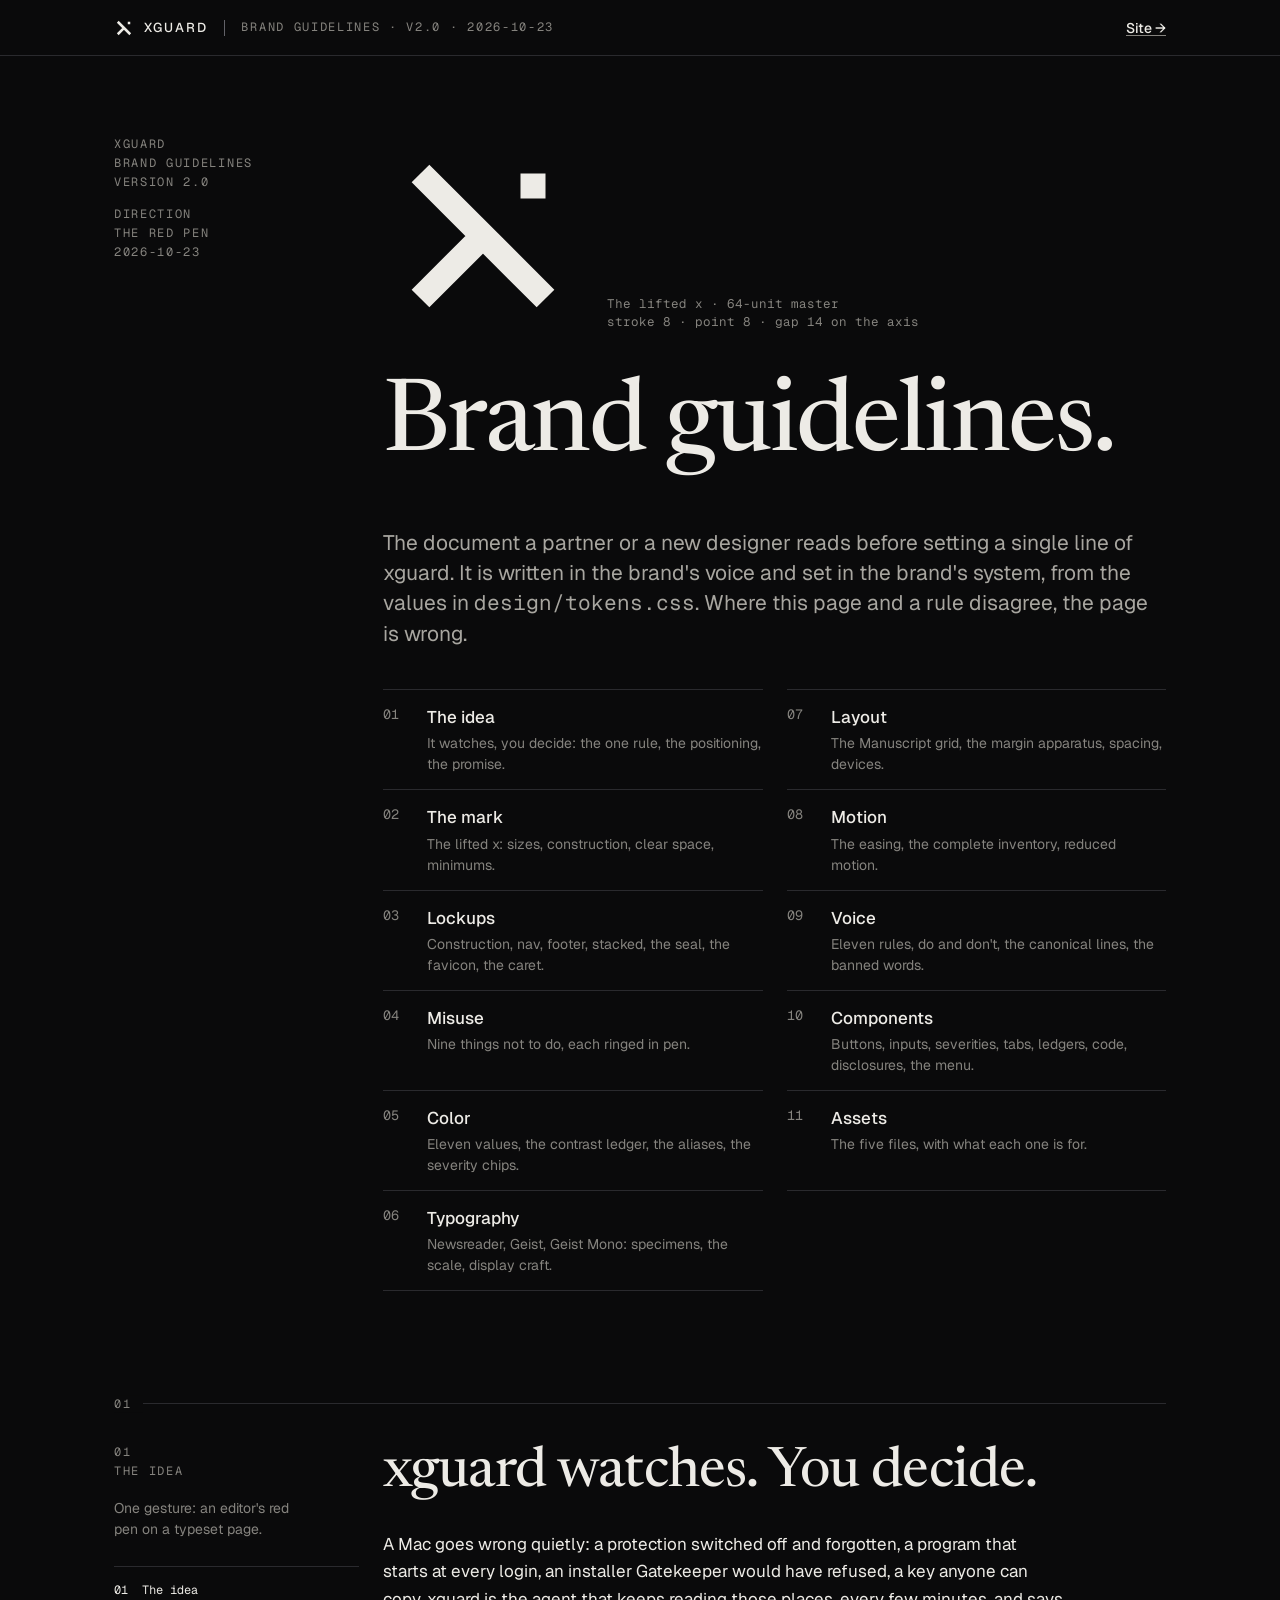
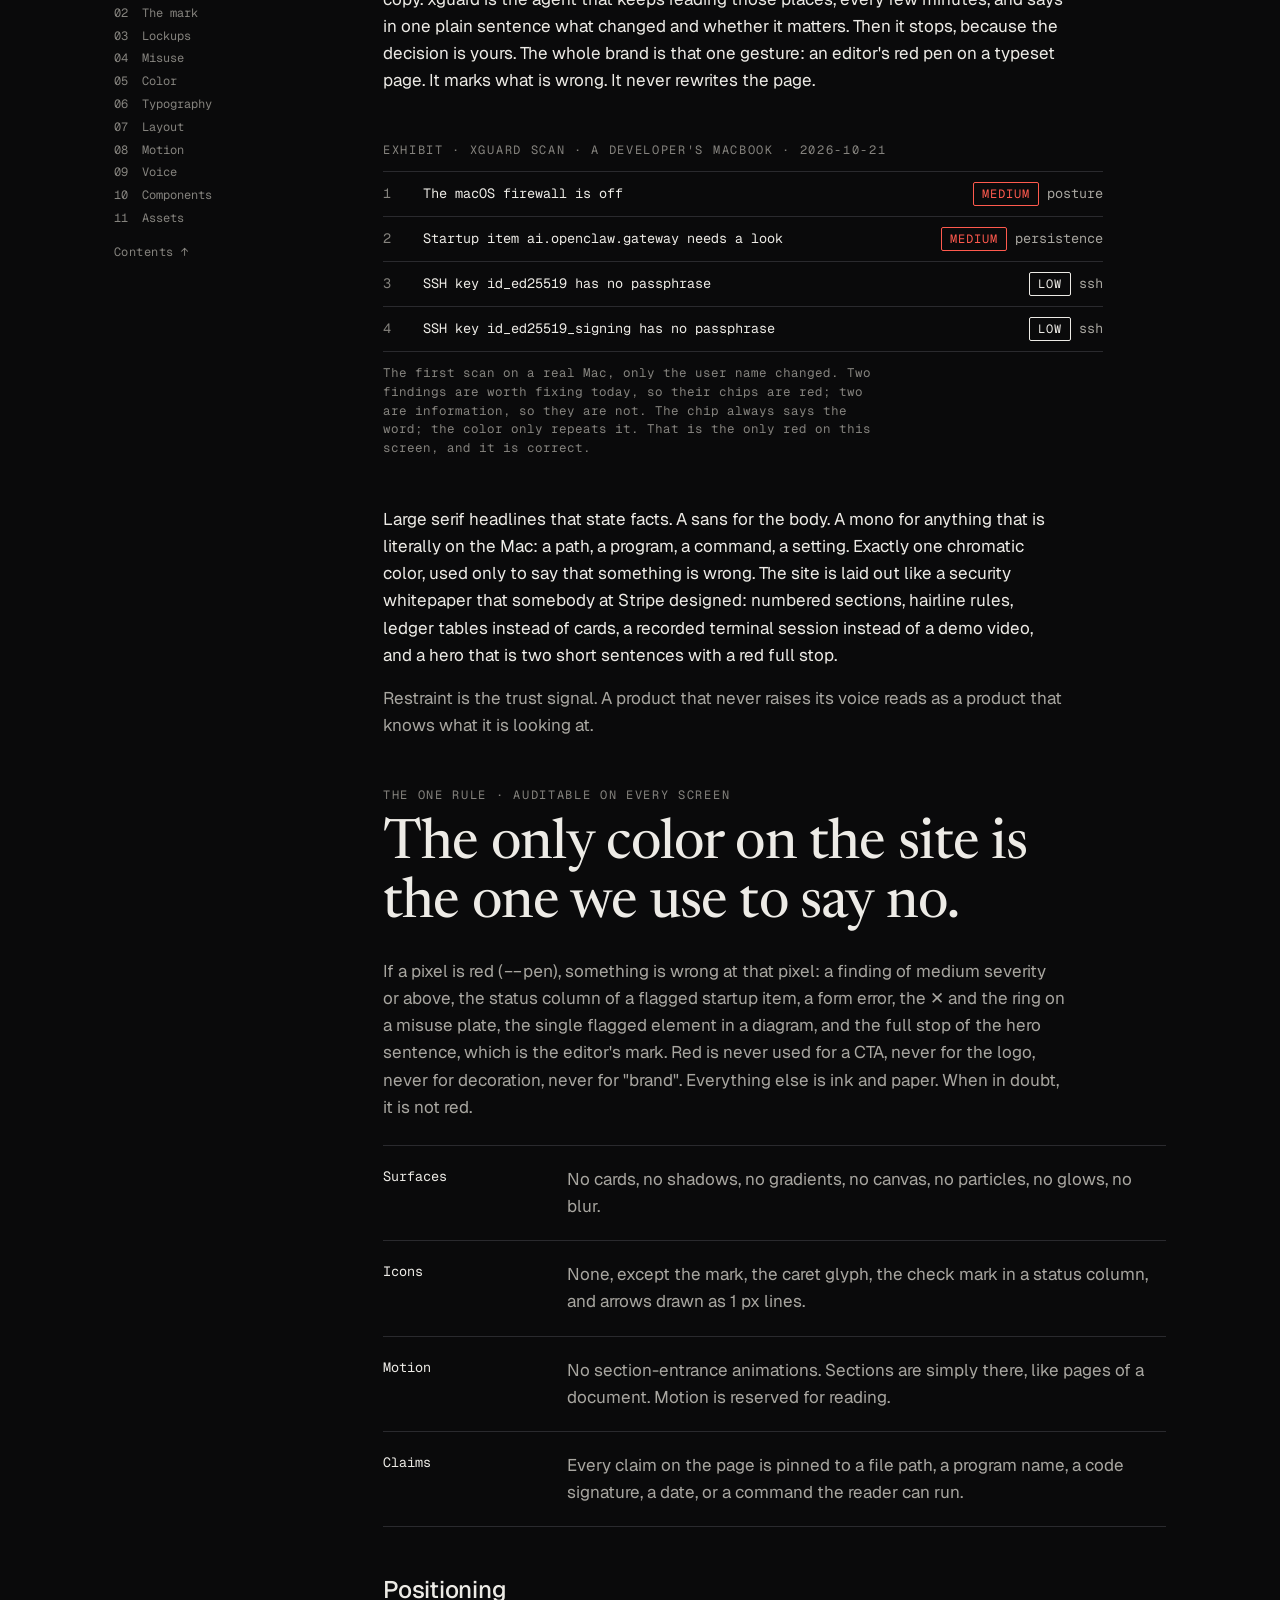
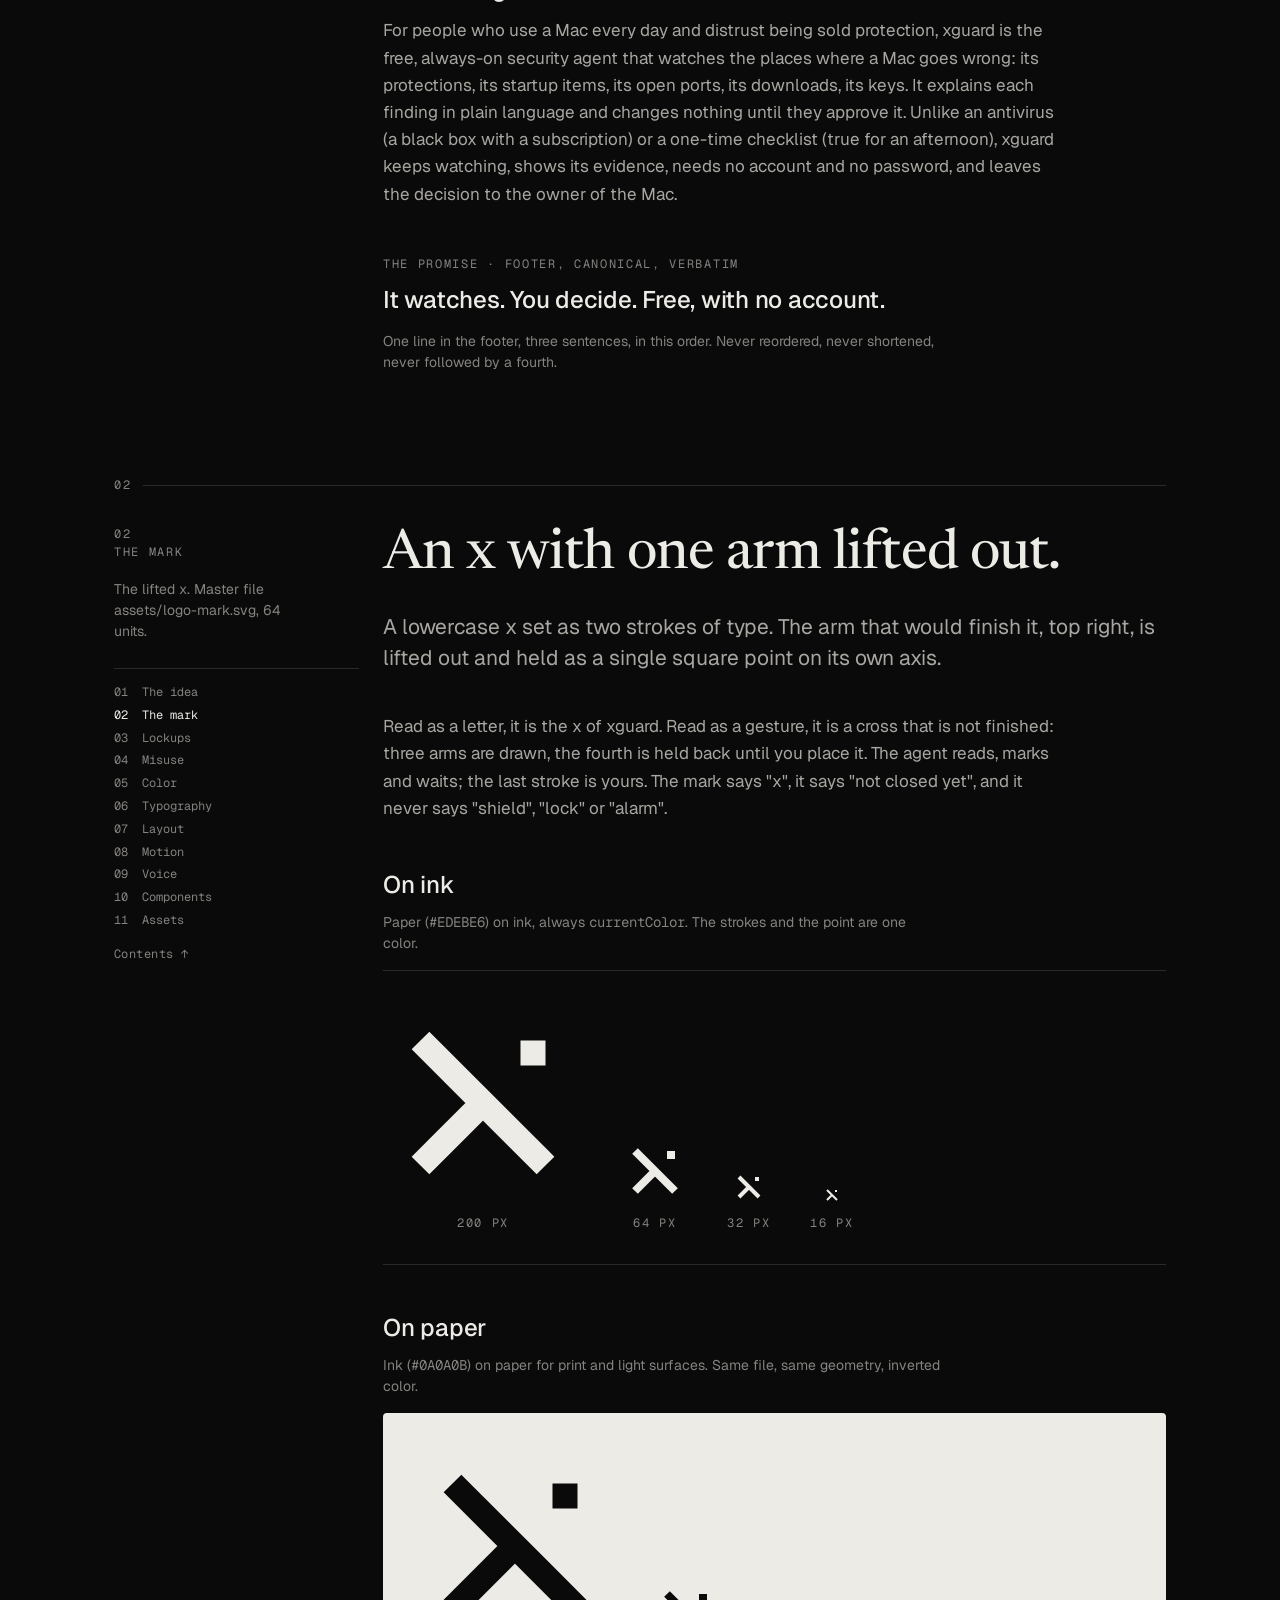
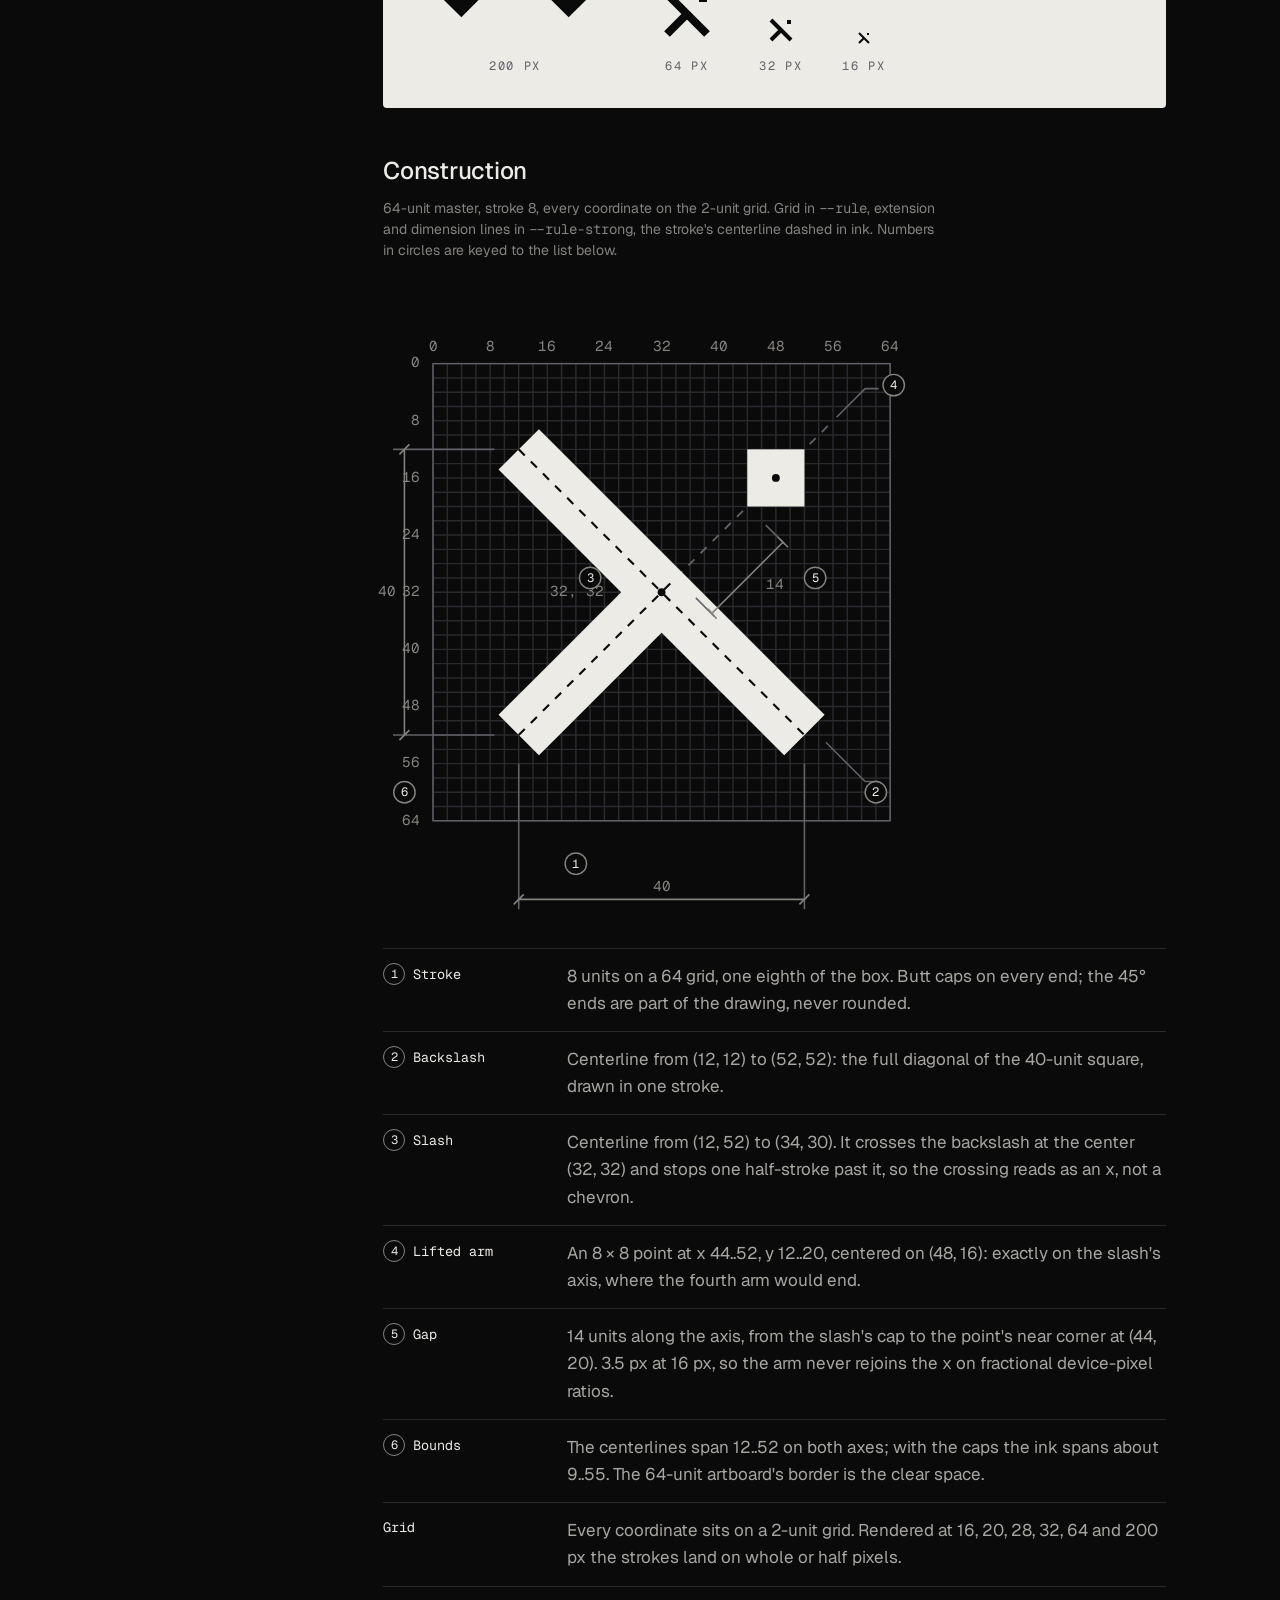
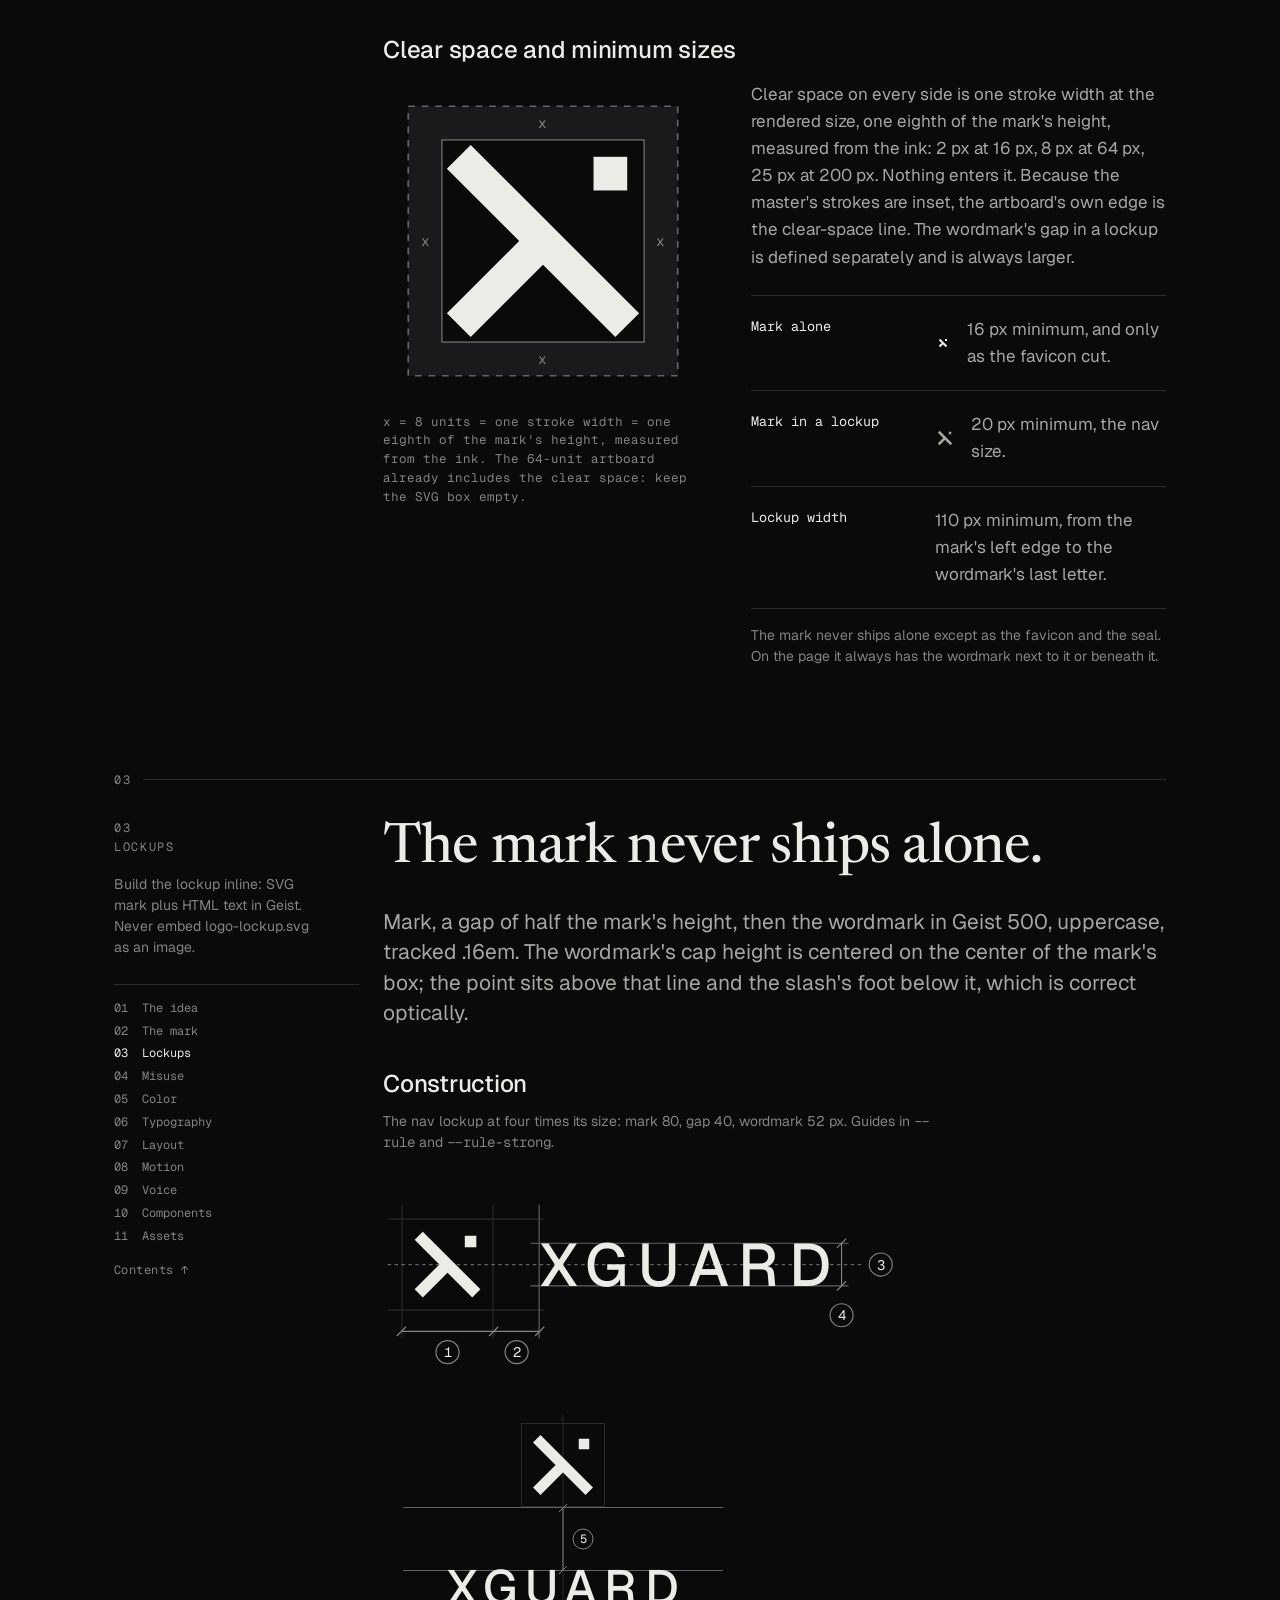
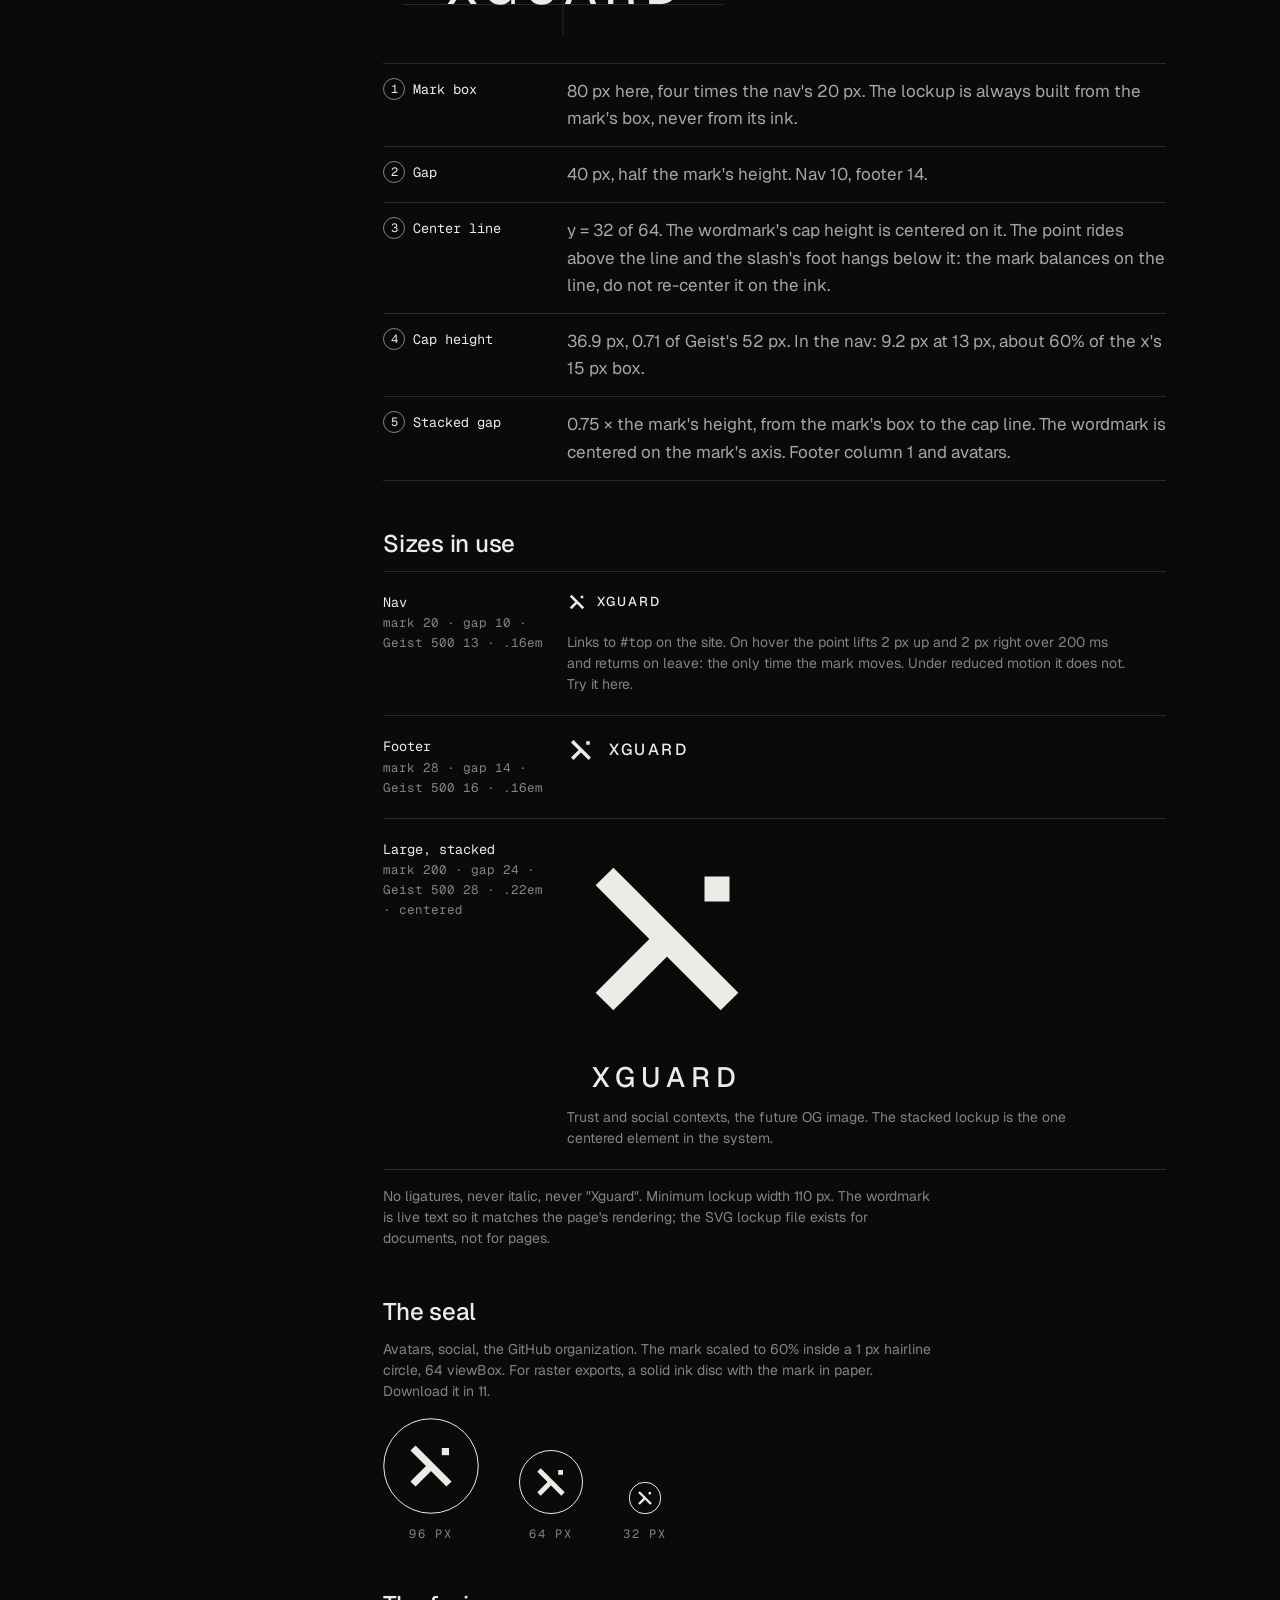
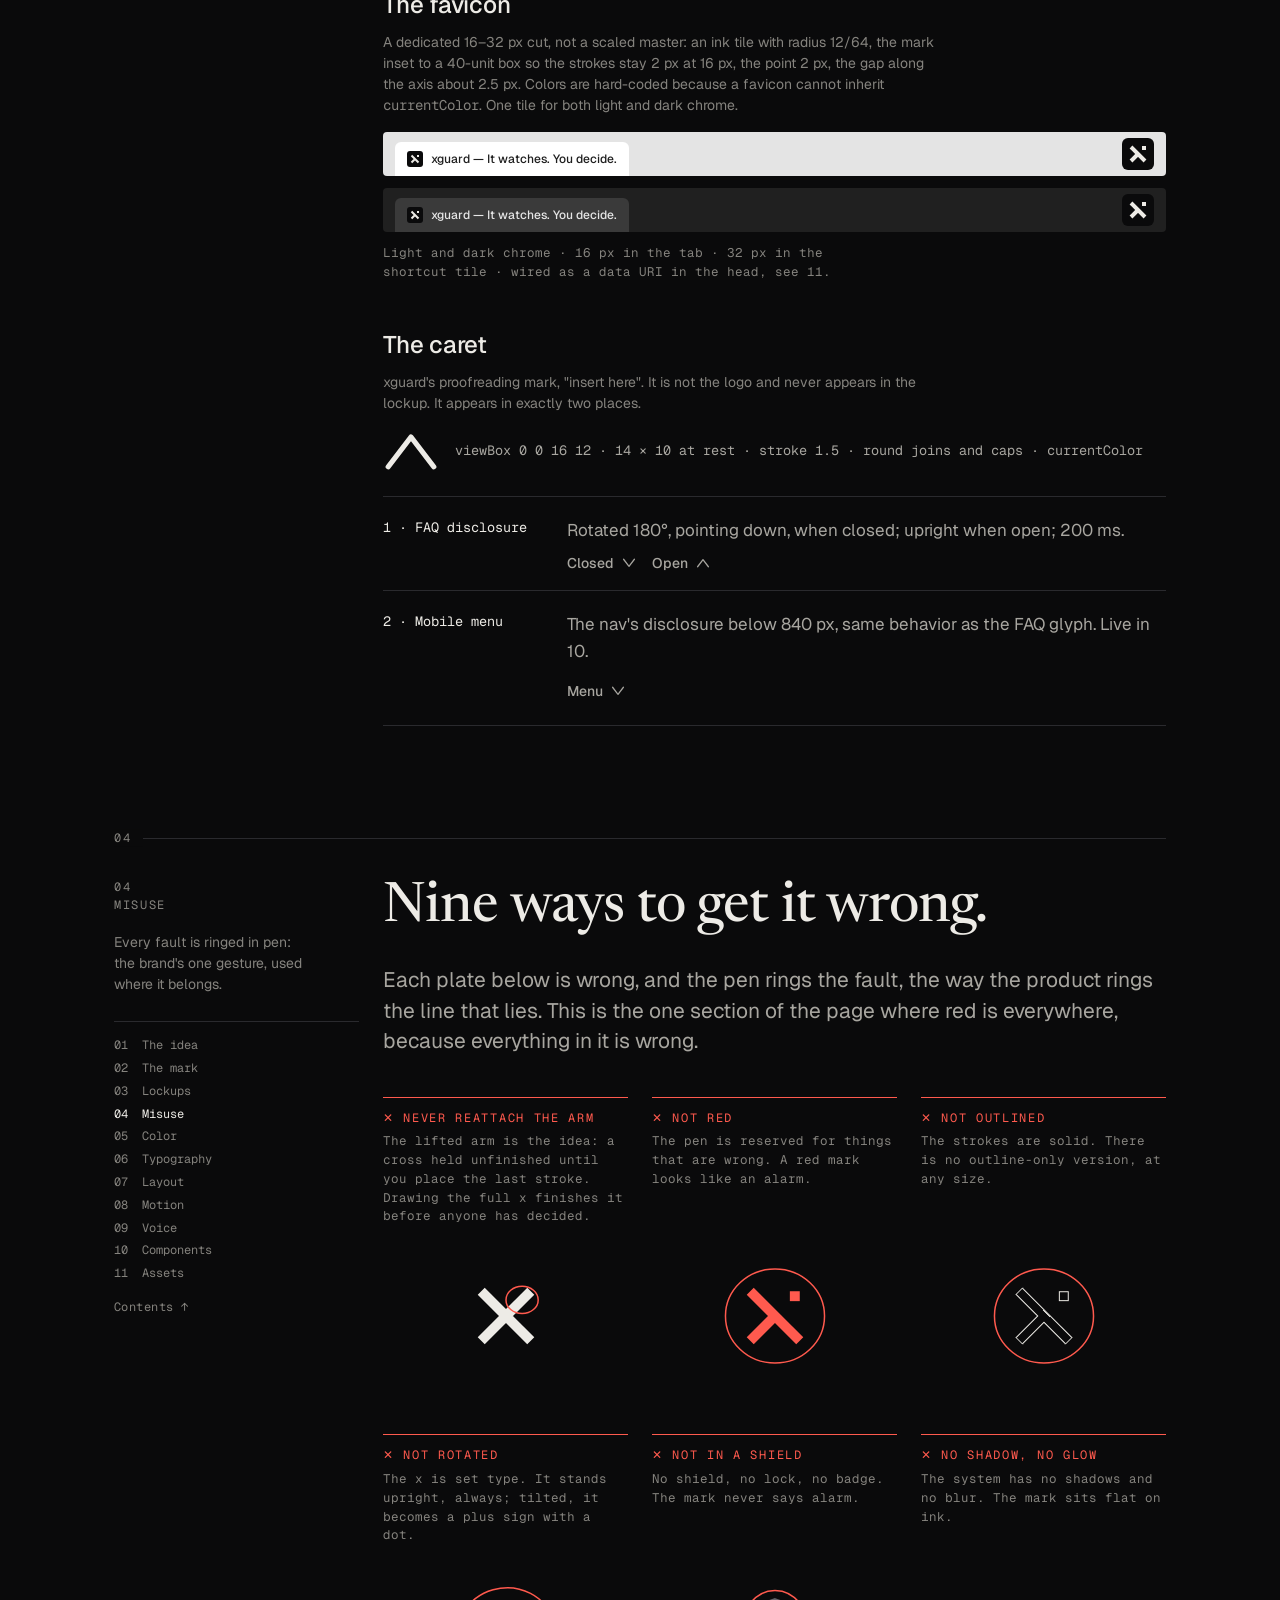
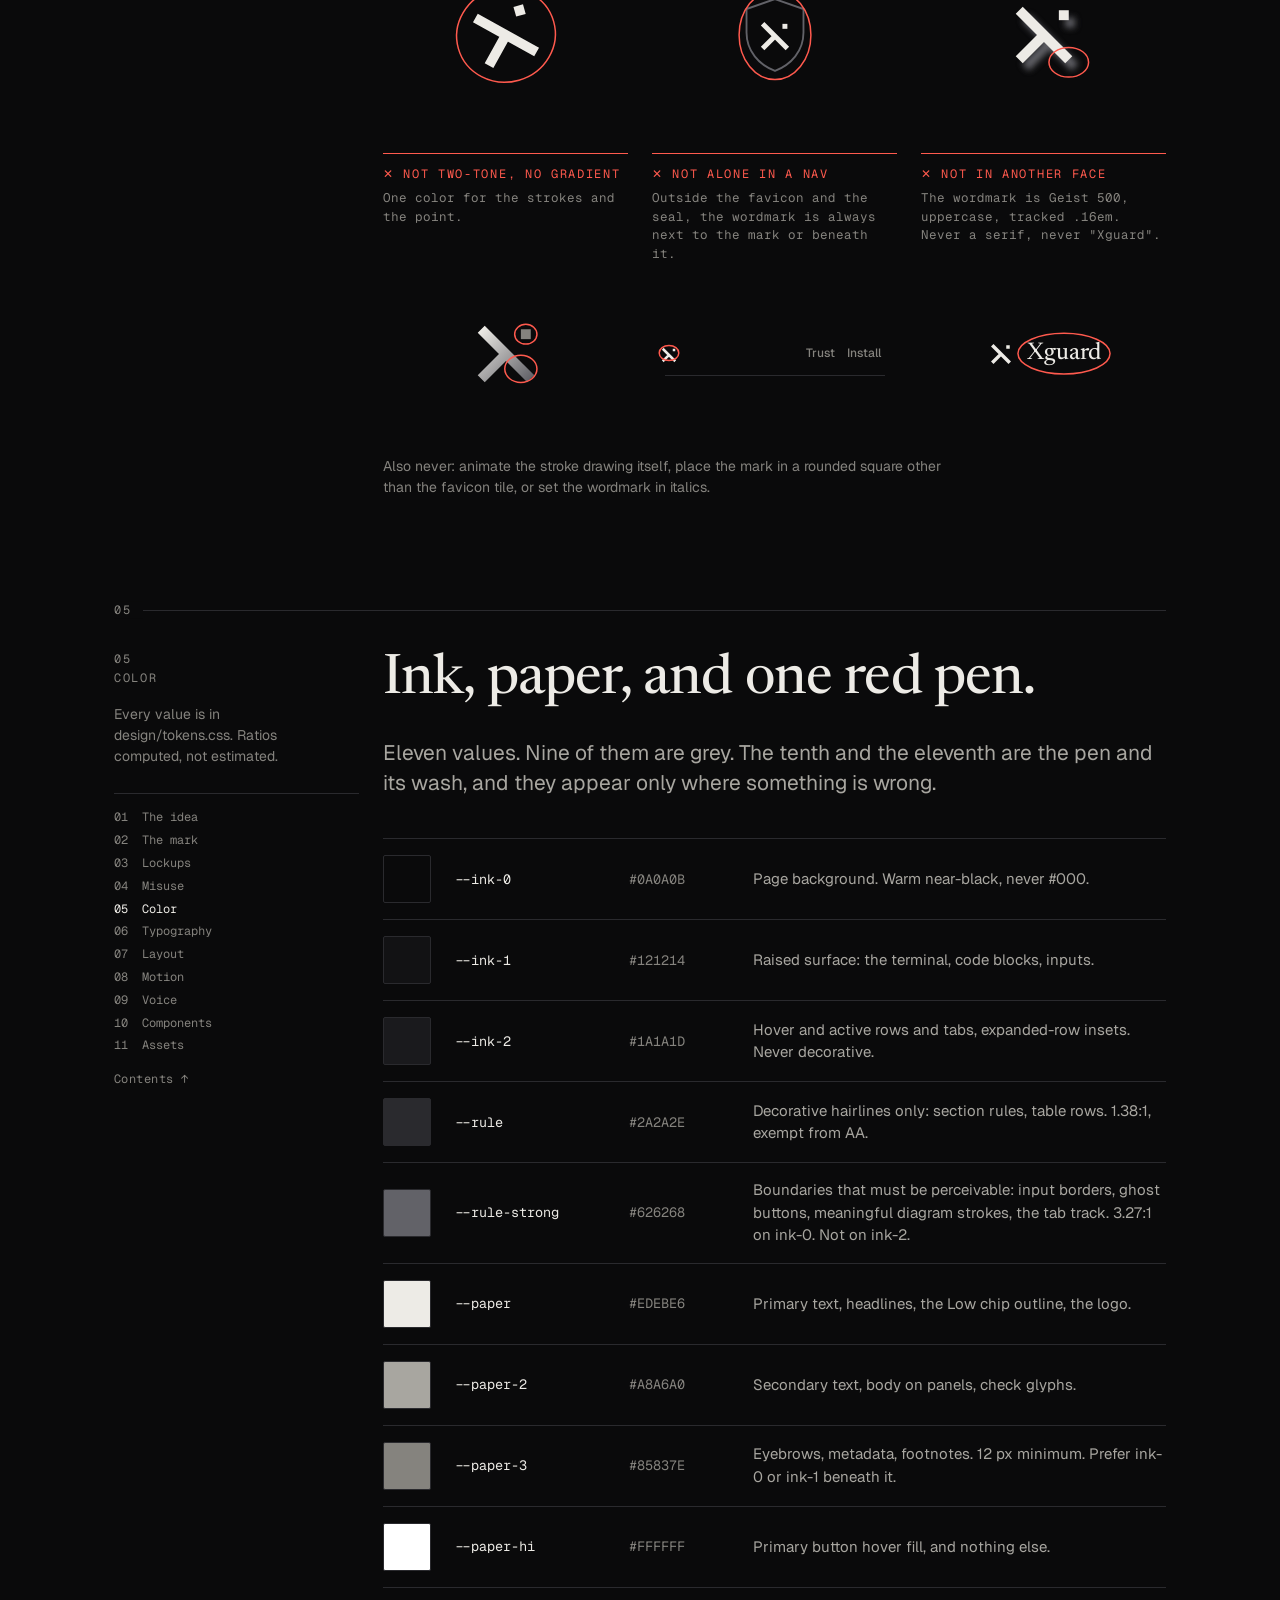
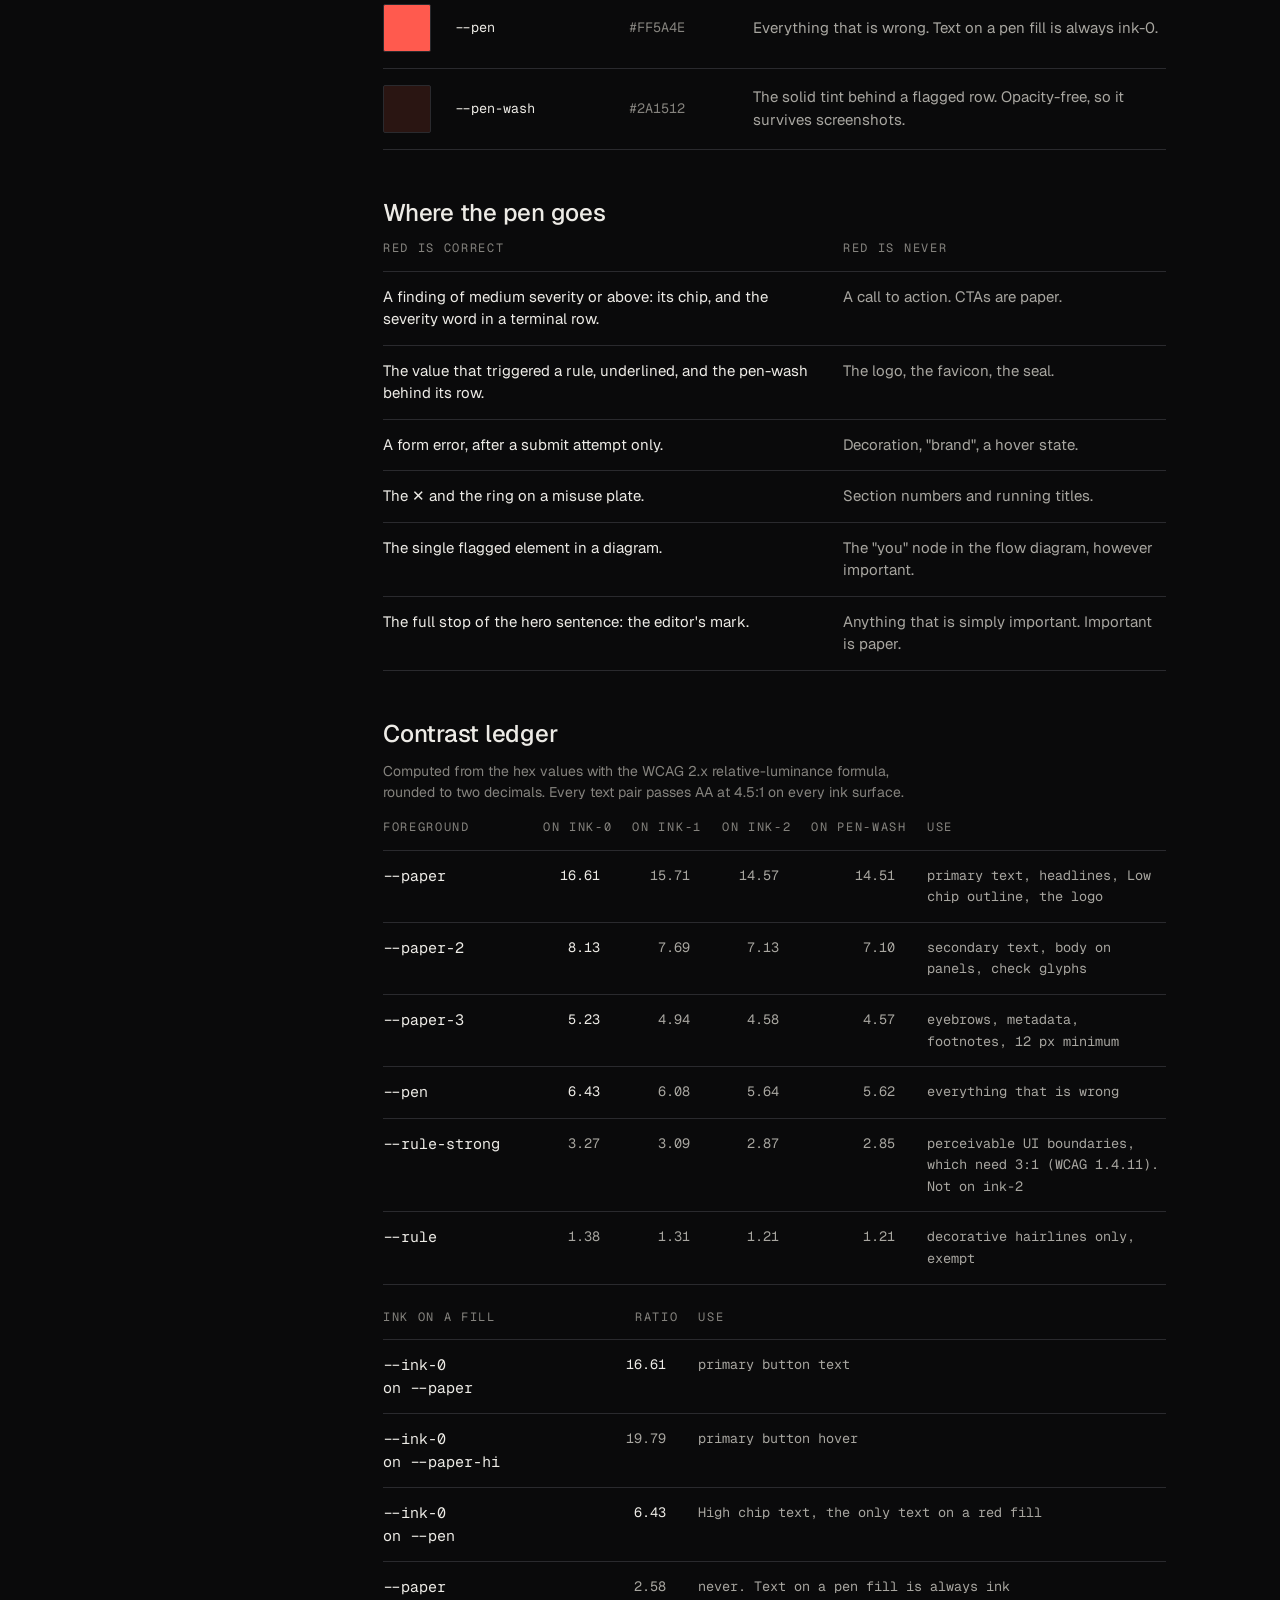
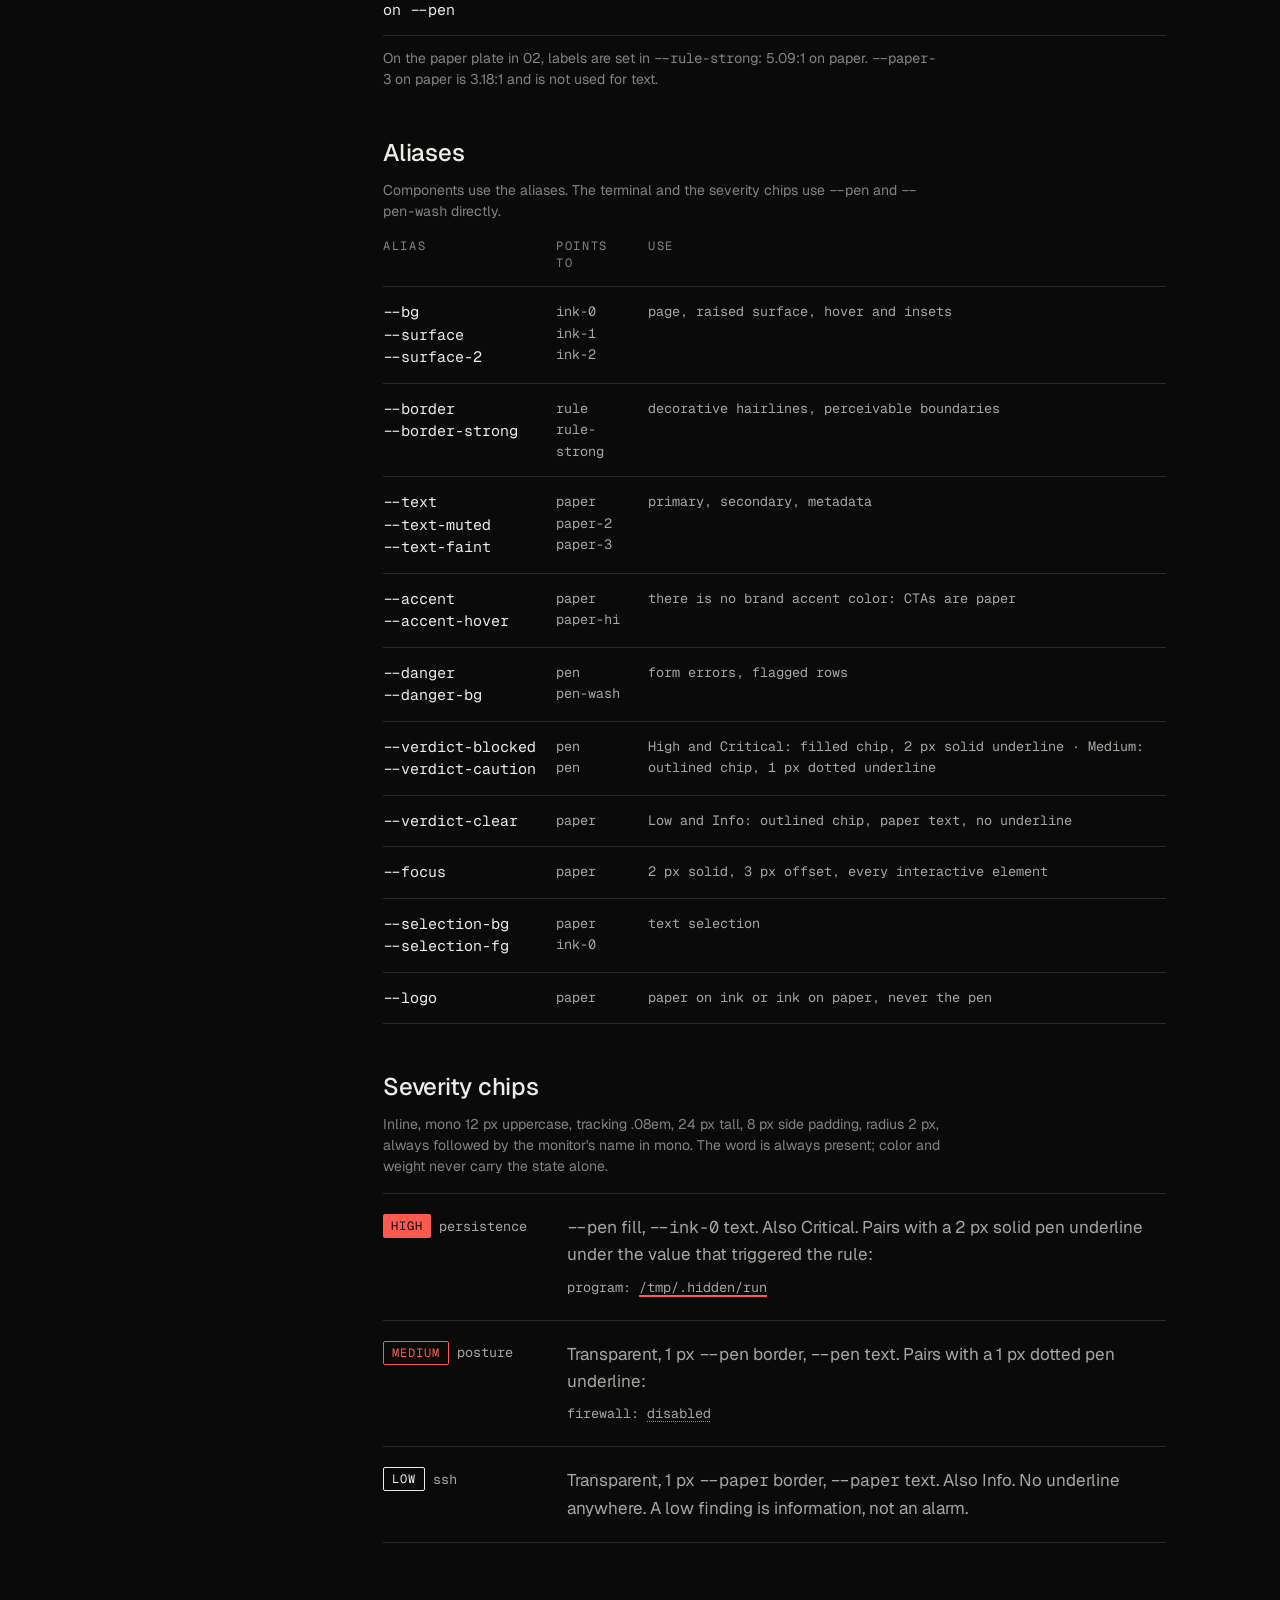
<file: brand.html>
<!doctype html>
<html lang="en">
<head>
<meta charset="utf-8">
<meta name="viewport" content="width=device-width, initial-scale=1">
<title>xguard — Brand guidelines</title>
<meta name="description" content="The xguard brand guidelines: the idea, the lifted x mark, lockups, misuse, color, typography, layout, motion, voice, components and assets. One rule: the only color is the one used to say something is wrong.">
<meta name="color-scheme" content="dark">
<meta name="theme-color" content="#0A0A0B">
<link rel="icon" type="image/svg+xml" href="data:image/svg+xml,%3Csvg%20xmlns%3D%22http%3A%2F%2Fwww.w3.org%2F2000%2Fsvg%22%20viewBox%3D%220%200%2064%2064%22%20width%3D%2264%22%20height%3D%2264%22%3E%3Crect%20width%3D%2264%22%20height%3D%2264%22%20rx%3D%2212%22%20fill%3D%22%230A0A0B%22%2F%3E%3Cpath%20d%3D%22M18%2018L46%2046M18%2046L33%2031%22%20stroke%3D%22%23EDEBE6%22%20stroke-width%3D%228%22%20stroke-linecap%3D%22butt%22%2F%3E%3Crect%20x%3D%2240%22%20y%3D%2216%22%20width%3D%228%22%20height%3D%228%22%20fill%3D%22%23EDEBE6%22%2F%3E%3C%2Fsvg%3E">
<link rel="preconnect" href="https://fonts.googleapis.com">
<link rel="preconnect" href="https://fonts.gstatic.com" crossorigin>
<link rel="stylesheet" href="https://fonts.googleapis.com/css2?family=Newsreader:opsz,wght@6..72,400..500&family=Geist:wght@400..500&family=Geist+Mono:wght@400&display=swap">
<style>
/* ============================================================================
   xguard design tokens — "The Red Pen" (2026-10-23)
   Paste this block unchanged at the top of the inline <style> in index.html.
   Contrast ratios below are computed (WCAG 2.x relative luminance), not estimated.
   Rule of the system: the only chromatic color on the site is --pen, and it is
   used only where something is wrong. Everything else is ink and paper.
   ============================================================================ */
:root {
  color-scheme: dark;

  /* ---- Ink: surfaces ------------------------------------------------------ */
  --ink-0: #0A0A0B;        /* page background. Warm near-black, never #000 */
  --ink-1: #121214;        /* raised surface: demo panel, code, inputs, message card */
  --ink-2: #1A1A1D;        /* hover/active rows and tabs, expanded-row insets. Never decorative */
  --rule: #2A2A2E;         /* decorative hairlines only (1.4:1, exempt from AA): section rules, table rows */
  --rule-strong: #626268;  /* boundaries that must be perceivable (3.3:1 on ink-0, 3.1:1 on ink-1):
                              input borders, ghost-button borders, meaningful diagram strokes, tab underline track */

  /* ---- Paper: text -------------------------------------------------------- */
  --paper: #EDEBE6;        /* primary text. 16.6:1 on ink-0 · 15.7:1 on ink-1 · 14.6:1 on ink-2 */
  --paper-2: #A8A6A0;      /* secondary text, body on panels. 8.1:1 on ink-0 · 7.7:1 on ink-1 · 7.1:1 on ink-2 */
  --paper-3: #85837E;      /* metadata, eyebrows, footnotes. 5.2:1 on ink-0 · 4.9:1 on ink-1 · 4.6:1 on ink-2.
                              12px minimum. Prefer ink-0/ink-1 under it */
  --paper-hi: #FFFFFF;     /* primary button hover fill only (ink-0 text: 19.8:1) */

  /* ---- The red pen -------------------------------------------------------- */
  --pen: #FF5A4E;          /* the only chromatic color. 6.4:1 on ink-0 · 6.1:1 on ink-1 · 5.6:1 on pen-wash.
                              Text on a --pen fill is ALWAYS --ink-0 (6.4:1); --paper on --pen fails (2.6:1) */
  --pen-wash: #2A1512;     /* solid tint behind a flagged row or a margin note. Opacity-free so it survives screenshots */

  /* ---- Semantic aliases (use these in components) ------------------------- */
  --bg: var(--ink-0);
  --surface: var(--ink-1);
  --surface-2: var(--ink-2);
  --border: var(--rule);
  --border-strong: var(--rule-strong);
  --text: var(--paper);
  --text-muted: var(--paper-2);
  --text-faint: var(--paper-3);
  --accent: var(--paper);          /* there is no brand accent color: CTAs are paper */
  --accent-hover: var(--paper-hi);
  --danger: var(--pen);
  --danger-bg: var(--pen-wash);
  --verdict-blocked: var(--pen);   /* filled chip, ink-0 text, 2px solid underline */
  --verdict-caution: var(--pen);   /* outlined chip, pen text, 1px dotted underline */
  --verdict-clear: var(--paper);   /* outlined chip, paper text, no underline */
  --focus: var(--paper);           /* 2px solid, 3px offset, every interactive element */
  --selection-bg: var(--paper);
  --selection-fg: var(--ink-0);
  --logo: var(--paper);            /* the mark is always paper on ink or ink on paper, never --pen */

  /* ---- Typography --------------------------------------------------------- */
  --font-display: "Newsreader", "Newsreader Fallback", Georgia, "Times New Roman", serif;
  --font-body: "Geist", "Geist Fallback", Inter, "Helvetica Neue", Arial, sans-serif;
  --font-mono: "Geist Mono", "Geist Mono Fallback", ui-monospace, "SF Mono", Menlo, Consolas, monospace;

  --t-eyebrow: 12px;   --lh-eyebrow: 1.4;  --ls-eyebrow: 0.14em;   /* Geist Mono 400, uppercase, paper-3 */
  --t-mono: 13.5px;    --lh-mono: 1.6;                             /* Geist Mono 400: demo rows, code, tables */
  --t-mono-sm: 12.5px;                                             /* mono under 400px viewport, margin notes */
  --t-small: 14px;     --lh-small: 1.5;                            /* Geist 400: captions, footer, footnotes */
  --t-body: 17px;      --lh-body: 1.6;                             /* Geist 400, measure 62ch */
  --t-lead: 21px;      --lh-lead: 1.45;                            /* Geist 400, paper-2, measure 56ch */
  --t-h3: 24px;        --lh-h3: 1.25; --ls-h3: -0.01em;            /* Geist 500 */
  --t-tier: 32px;      --lh-tier: 1.1;                             /* Newsreader 450, a single display word */
  --t-h2: clamp(32px, 4.6vw, 56px);   --lh-h2: 1.05; --ls-h2: -0.015em;  /* Newsreader 450, opsz 48 */
  --t-h1: clamp(42px, 8vw, 104px);    --lh-h1: 0.98; --ls-h1: -0.025em;  /* Newsreader 450, opsz 48 */
  --display-wght: 450;
  --display-opsz: 48;                 /* capped: opsz 72 hairlines bloom on ink */
  --measure: 62ch;
  --measure-lead: 56ch;

  /* ---- Layout ------------------------------------------------------------- */
  --container: 1180px;
  --gutter: 20px;          /* 320–599 */
  --gutter-md: 40px;       /* 600–1023 */
  --gutter-lg: 64px;       /* 1024+ */
  --cols: 12;
  --col-gap: 24px;
  --margin-cols: 3;        /* the editorial margin: columns 1–3 on 1024+ */
  --nav-h: 56px;
  --sticky-top: 96px;      /* nav-h + 40px: sticky margin apparatus */
  --scroll-margin: 72px;   /* scroll-margin-top on every section target */
  --control-h: 48px;       /* inputs and primary buttons outside the nav */
  --control-h-sm: 36px;    /* nav button, demo toolbar buttons */
  --panel-min-h: 560px;    /* demo panel reserved height (desktop); 760px below 840px */

  /* ---- Spacing (8px base) ------------------------------------------------- */
  --s-1: 4px;  --s-2: 8px;  --s-3: 12px; --s-4: 16px; --s-5: 24px; --s-6: 32px;
  --s-7: 48px; --s-8: 64px; --s-9: 96px; --s-10: 112px; --s-11: 128px; --s-12: 160px;
  --section-pad: var(--s-10);     /* 112px desktop between sections */
  --section-pad-sm: 72px;         /* mobile */
  --block-gap: var(--s-7);        /* 48px between sub-blocks desktop */
  --block-gap-sm: var(--s-6);     /* 32px mobile */

  /* ---- Radii -------------------------------------------------------------- */
  --r-chip: 2px;
  --r-control: 4px;        /* buttons, inputs, tabs */
  --r-panel: 4px;          /* demo panel, code block, message card */

  /* ---- Motion (opacity and transform only) -------------------------------- */
  --ease: cubic-bezier(.2, .8, .2, 1);
  --d-fast: 160ms;         /* links, buttons, row opacity, diff row fade */
  --d-base: 200ms;         /* verdict fade, margin note, FAQ caret, cursor move, form crossfade */
  --d-slow: 240ms;         /* the red underline drawing under an argument */
  --d-draw: 300ms;         /* hairline draw-in under demo headings */
  --d-stop: 400ms;         /* the hero full stop fading in */
  --d-dwell: 380ms;        /* reading cursor dwell per row (580ms per row with the 200ms move) */
  --d-hold: 1000ms;        /* "Sign anyway" hold-to-confirm */

  /* ---- Z-index ------------------------------------------------------------ */
  --z-nav: 20;
  --z-menu: 30;
  --z-skip: 40;
}

/* ============================================================================
   Brand guidelines — page styles. Same system as index.html: base, type,
   the Manuscript grid, shared components (BRIEF §8), then page-specific plates.
   ============================================================================ */

/* ---- Fallback metrics (BRIEF §5.3): no layout jump on swap --------------- */
@font-face { font-family: "Newsreader Fallback"; src: local("Georgia"), local("Times New Roman"); size-adjust: 97%; ascent-override: 93%; descent-override: 25%; line-gap-override: 0%; }
@font-face { font-family: "Geist Fallback"; src: local("Inter"), local("Helvetica Neue"), local("Arial"); size-adjust: 99%; ascent-override: 92%; descent-override: 23%; line-gap-override: 0%; }
@font-face { font-family: "Geist Mono Fallback"; src: local("Menlo"), local("Consolas"), local("Courier New"); size-adjust: 96%; ascent-override: 92%; descent-override: 23%; line-gap-override: 0%; }

/* ---- Base ---------------------------------------------------------------- */
*, *::before, *::after { box-sizing: border-box; }
html { background: var(--ink-0); color: var(--paper); font-synthesis: none; text-rendering: optimizeLegibility; -webkit-font-smoothing: antialiased; -moz-osx-font-smoothing: grayscale; -webkit-text-size-adjust: 100%; }
body { margin: 0; min-width: 320px; background: var(--bg); color: var(--text); font: 400 var(--t-body) / var(--lh-body) var(--font-body); }
::selection { background: var(--selection-bg); color: var(--selection-fg); }
h1, h2, h3, h4, p, dl, dd, dt, figure, figcaption, pre, table { margin: 0; }
ul, ol { margin: 0; padding: 0; list-style: none; }
a { color: inherit; }
svg { display: block; }
button, input, select { font: inherit; color: inherit; margin: 0; }
:focus-visible { outline: 2px solid var(--focus); outline-offset: 3px; }
.sr-only { position: absolute; width: 1px; height: 1px; padding: 0; margin: -1px; overflow: hidden; clip: rect(0 0 0 0); white-space: nowrap; border: 0; }
.skip { position: absolute; top: -200px; left: 16px; z-index: var(--z-skip); padding: 10px 14px; background: var(--ink-0); color: var(--paper); font: 500 14px / 1 var(--font-body); text-decoration: none; outline: 2px solid var(--paper); }
.skip:focus { top: 12px; }

/* ---- Type ---------------------------------------------------------------- */
.eyebrow { display: block; font: 400 var(--t-eyebrow) / var(--lh-eyebrow) var(--font-mono); letter-spacing: var(--ls-eyebrow); text-transform: uppercase; color: var(--paper-3); }
.mono, .addr { font-family: var(--font-mono); font-variant-numeric: tabular-nums; font-feature-settings: "tnum"; }
.addr { white-space: nowrap; }
.pid { overflow-wrap: anywhere; } /* full program ids only: 44 characters do not fit 280 px */
.h1, .h2, .pull { font-family: var(--font-display); font-weight: var(--display-wght); font-optical-sizing: none; font-variation-settings: "opsz" var(--display-opsz); color: var(--paper); }
.h1 { font-size: var(--t-h1); line-height: var(--lh-h1); letter-spacing: var(--ls-h1); margin-bottom: .5em; }
.h2 { font-size: var(--t-h2); line-height: var(--lh-h2); letter-spacing: var(--ls-h2); margin-bottom: .5em; }
.pull { font-size: var(--t-h2); line-height: var(--lh-h2); letter-spacing: var(--ls-h2); max-width: 20ch; }
.tier { font-family: var(--font-display); font-weight: 500; font-size: var(--t-tier); line-height: var(--lh-tier); font-optical-sizing: none; font-variation-settings: "opsz" 32; color: var(--paper); }
.h3 { font: 500 var(--t-h3) / var(--lh-h3) var(--font-body); letter-spacing: var(--ls-h3); color: var(--paper); margin-bottom: 12px; }
.lead { font-size: var(--t-lead); line-height: var(--lh-lead); color: var(--paper-2); max-width: var(--measure-lead); margin-bottom: 40px; }
.prose { max-width: var(--measure); color: var(--paper); }
.prose p + p { margin-top: 16px; }
.muted { color: var(--paper-2); }
.small { font-size: var(--t-small); line-height: var(--lh-small); color: var(--paper-3); max-width: var(--measure); }
.stop { color: var(--pen); }
.note { font: 400 var(--t-mono-sm) / 1.5 var(--font-mono); color: var(--paper-3); max-width: var(--measure); }
.m-mono { font: 400 var(--t-mono) / var(--lh-mono) var(--font-mono); font-variant-numeric: tabular-nums; }

/* ---- Layout: the Manuscript grid (BRIEF §6), same values as index.html --- */
.container { max-width: var(--container); margin: 0 auto; padding: 0 var(--gutter); }
.sec { position: relative; padding-top: var(--section-pad-sm); scroll-margin-top: var(--scroll-margin); }
.sec-rule { position: relative; height: 1px; background: var(--rule); }
.sec-no { position: absolute; left: 0; top: 50%; transform: translateY(-50%); padding-right: var(--s-3); background: var(--ink-0); font: 400 var(--t-eyebrow) / var(--lh-eyebrow) var(--font-mono); letter-spacing: var(--ls-eyebrow); color: var(--paper-3); }
/* Below 1024 the apparatus is one mono line ON the rule: "02 / The mark", and "Contents ↑" at its right end */
.margin { position: relative; display: flex; align-items: center; justify-content: space-between; gap: var(--s-4); margin: -9px 0 var(--s-6); }
.m-run { display: flex; gap: var(--s-2); padding-right: var(--s-3); background: var(--ink-0); }
.m-run .eyebrow + .eyebrow::before { content: "/"; margin-right: var(--s-2); }
.margin .footnote, .margin .mini { display: none; }
.m-up { flex: none; padding-left: var(--s-3); background: var(--ink-0); font: 400 var(--t-eyebrow) / var(--lh-eyebrow) var(--font-mono); letter-spacing: .04em; color: var(--paper-3); text-decoration: none; }
.m-up:hover { color: var(--paper); }
.sec-no { display: none; }
.text { min-width: 0; }
.text > .h2 { max-width: 20ch; }
.block { margin-top: var(--block-gap-sm); }
.block-lg { margin-top: 48px; }
.titleblock { padding-top: 48px; }
.titleblock .margin { display: none; }
.title-line { margin-bottom: 32px; }
@media (min-width: 600px) { .container { padding: 0 var(--gutter-md); } }
@media (min-width: 1024px) {
  .container { padding: 0 var(--gutter-lg); }
  .sec { display: grid; grid-template-columns: repeat(12, minmax(0, 1fr)); column-gap: var(--col-gap); padding-top: var(--section-pad); }
  .sec-rule { grid-column: 1 / -1; margin-bottom: 40px; }
  .sec-no { display: block; }
  .margin, .titleblock .margin { grid-column: 1 / 4; position: sticky; top: var(--sticky-top); align-self: start; display: flex; flex-direction: column; align-items: flex-start; justify-content: flex-start; gap: 2px; margin: 0; }
  .m-run { flex-direction: column; gap: 2px; padding: 0; background: none; }
  .m-run .eyebrow + .eyebrow::before { content: none; }
  .m-run .gap { height: 12px; }
  .margin .footnote { display: block; margin-top: var(--s-4); max-width: 22ch; font: 400 var(--t-small) / var(--lh-small) var(--font-body); color: var(--paper-3); }
  .margin .mini { display: block; width: 100%; max-width: 24ch; margin-top: var(--s-5); padding-top: var(--s-3); border-top: 1px solid var(--rule); }
  .mini a { display: block; font: 400 var(--t-eyebrow) / 1.9 var(--font-mono); color: var(--paper-3); text-decoration: none; white-space: nowrap; }
  .mini a:hover { color: var(--paper-2); }
  .mini .is-here a { color: var(--paper); }
  .m-up { margin-top: var(--s-3); padding: 0; background: none; }
  .title-line { display: none; }
  .text { grid-column: 4 / -1; }
  .text > .h2 { max-width: calc(100% * 8 / 9 - var(--col-gap) / 9); }
  .block { margin-top: var(--block-gap); }
  .block-lg { margin-top: 64px; }
  .titleblock { padding-top: 80px; }
}

/* ---- Nav ----------------------------------------------------------------- */
.nav { height: var(--nav-h); background: var(--ink-0); border-bottom: 1px solid var(--rule); z-index: var(--z-nav); }
.nav-in { height: 100%; display: flex; align-items: center; gap: 16px; }
.nav-div { display: none; width: 1px; height: 16px; background: var(--rule-strong); }
.nav-status { display: none; white-space: nowrap; }
.nav-status-x { display: none; }
.nav-site { margin-left: auto; font: 500 14px / 1 var(--font-body); white-space: nowrap; }
@media (min-width: 600px) { .nav-div, .nav-status { display: block; } }
@media (min-width: 840px) { .nav { position: sticky; top: 0; } }
@media (min-width: 1180px) { .nav-status-x { display: inline; } }

/* ---- Lockups (BRIEF §3.4) ----------------------------------------------- */
.lockup { display: inline-flex; align-items: center; color: var(--logo); text-decoration: none; }
.lockup .wordmark { font: 500 13px / 1 var(--font-body); letter-spacing: .16em; text-transform: uppercase; font-variant-ligatures: none; }
.lockup-nav { gap: 10px; }
.lockup-nav svg { width: 20px; height: 20px; }
.lockup-footer { gap: 14px; }
.lockup-footer svg { width: 28px; height: 28px; }
.lockup-footer .wordmark { font-size: 16px; }
.lockup-stack { flex-direction: column; gap: 24px; }
.lockup-stack svg { width: 200px; height: 200px; }
.lockup-stack .wordmark { font-size: 28px; letter-spacing: .22em; }
.point { transition: transform var(--d-base) var(--ease); }
a.lockup-nav:hover .point { transform: translate(6.4px, -6.4px); } /* 6.4 user units = 2px at a 20px mark */

/* ---- Components (BRIEF §8) ---------------------------------------------- */
.btn, .btn-ghost { display: inline-flex; align-items: center; justify-content: center; height: var(--control-h); padding: 0 20px; border-radius: var(--r-control); font: 500 14px / 1 var(--font-body); text-decoration: none; cursor: pointer; white-space: nowrap; }
.btn { background: var(--paper); color: var(--ink-0); border: 0; transition: background-color var(--d-fast) var(--ease); }
.btn:hover { background: var(--paper-hi); }
.btn:active { background: var(--paper); }
.btn-ghost { background: transparent; color: var(--paper); border: 1px solid var(--rule-strong); transition: border-color var(--d-fast) var(--ease); }
.btn-ghost:hover { border-color: var(--paper); }
.btn:disabled, .btn-ghost:disabled { opacity: .5; cursor: not-allowed; }
.btn-sm { height: var(--control-h-sm); }
.link { color: var(--paper); text-decoration: underline; text-decoration-color: var(--paper-3); text-underline-offset: 2px; transition: text-underline-offset var(--d-fast) var(--ease), text-decoration-color var(--d-fast) var(--ease); }
.link:hover { text-underline-offset: 4px; text-decoration-color: var(--paper); }
.field { max-width: 360px; }
.field .eyebrow { margin-bottom: 8px; }
.input, .select { display: block; width: 100%; height: var(--control-h); padding: 0 14px; background: var(--ink-1); border: 1px solid var(--rule-strong); border-radius: var(--r-control); color: var(--paper); font: 400 17px / 1 var(--font-body); transition: border-color var(--d-fast) var(--ease); }
.input::placeholder { color: var(--paper-3); opacity: 1; }
.input:focus, .select:focus, .input.is-focus { border-color: var(--paper); }
.input.is-focus { outline: 2px solid var(--focus); outline-offset: 3px; }
.input[aria-invalid="true"] { border-color: var(--pen); }
.select-wrap { position: relative; }
.select { appearance: none; -webkit-appearance: none; padding-right: 40px; cursor: pointer; }
.select-wrap .caret { position: absolute; right: 14px; top: 50%; margin-top: -5px; color: var(--paper-2); pointer-events: none; transform: rotate(180deg); }
.check { display: flex; align-items: center; gap: var(--s-3); font: 400 var(--t-small) / var(--lh-small) var(--font-body); color: var(--paper-2); cursor: pointer; }
.check input { width: 18px; height: 18px; margin: 0; accent-color: var(--paper); cursor: pointer; }
.error { margin-top: 8px; font-size: var(--t-small); line-height: var(--lh-small); color: var(--pen); }
.chip { display: inline-flex; align-items: center; height: 24px; padding: 0 8px; border-radius: var(--r-chip); font: 400 12px / 1 var(--font-mono); letter-spacing: .08em; text-transform: uppercase; white-space: nowrap; vertical-align: middle; }
.chip-blocked, .chip-high { background: var(--pen); color: var(--ink-0); }
.chip-caution, .chip-medium { border: 1px solid var(--pen); color: var(--pen); }
.chip-clear, .chip-low { border: 1px solid var(--paper); color: var(--paper); }
.rule-id { font: 400 var(--t-mono) / 1 var(--font-mono); color: var(--paper-2); margin-left: 8px; vertical-align: middle; white-space: nowrap; }
.u-blocked { text-decoration-line: underline; text-decoration-style: solid; text-decoration-color: var(--pen); text-decoration-thickness: 2px; text-underline-offset: 3px; }
.u-caution { text-decoration-line: underline; text-decoration-style: dotted; text-decoration-color: var(--pen); text-decoration-thickness: 1px; text-underline-offset: 3px; }

.ruled { margin: 0; }
.ruled .row { display: grid; grid-template-columns: minmax(0, 1fr); row-gap: 6px; padding: 20px 0; border-top: 1px solid var(--rule); }
.ruled .row:last-child { border-bottom: 1px solid var(--rule); }
.ruled dt { font: 400 var(--t-mono) / var(--lh-mono) var(--font-mono); font-variant-numeric: tabular-nums; color: var(--paper); min-width: 0; }
.ruled dt .sub { display: block; color: var(--paper-3); font-size: var(--t-mono-sm); }
.ruled dd { max-width: var(--measure); color: var(--paper-2); min-width: 0; }
.ruled dd .lead-in { color: var(--paper); }
.ruled-wide dd { max-width: none; }
@media (min-width: 840px) {
  .ruled .row { grid-template-columns: 160px minmax(0, 1fr); column-gap: 24px; row-gap: 0; }
  .ruled .row.row-full { grid-template-columns: minmax(0, 1fr); row-gap: 16px; }
}

.ledger-wrap { overflow-x: auto; scrollbar-color: var(--rule-strong) var(--ink-0); }
/* separate, not collapse: Chrome drops collapsed borders under sticky cells */
.ledger { width: 100%; border-collapse: separate; border-spacing: 0; }
.ledger caption { text-align: left; }
.ledger th, .ledger td { padding: 14px 20px 14px 0; text-align: left; vertical-align: top; border-top: 1px solid var(--rule); }
.ledger th:last-child, .ledger td:last-child { padding-right: 0; }
.ledger tbody tr:last-child th, .ledger tbody tr:last-child td { border-bottom: 1px solid var(--rule); }
.ledger thead th { padding-top: 0; border-top: 0; font: 400 var(--t-eyebrow) / var(--lh-eyebrow) var(--font-mono); letter-spacing: var(--ls-eyebrow); text-transform: uppercase; color: var(--paper-3); }
.ledger tbody th { font: 400 15px / 1.5 var(--font-body); color: var(--paper); position: sticky; left: 0; z-index: 1; background: var(--ink-0); min-width: 160px; }
.ledger td { font: 400 var(--t-mono) / var(--lh-mono) var(--font-mono); font-variant-numeric: tabular-nums; color: var(--paper-2); }
.ledger .mono { white-space: nowrap; }
.ledger-nums td, .ledger-nums thead th { white-space: nowrap; }
.ledger-nums td:not(.wrap), .ledger-nums thead th.num { text-align: right; }
.ledger-nums td:not(.wrap) { padding-right: 32px; }
.ledger .wrap { white-space: normal; min-width: 22ch; }
.ledger .prose-cell { white-space: normal; font: 400 15px / 1.5 var(--font-body); min-width: 24ch; }
.ledger .hi { color: var(--paper); }
.ledger-min { min-width: 640px; }
.ledger-foot { margin-top: 12px; }
.ledger .fam-display { font: 450 22px / 1.2 var(--font-display); font-optical-sizing: none; font-variation-settings: "opsz" 48; letter-spacing: -.01em; color: var(--paper); white-space: nowrap; }
.ledger .fam-body { font: 500 18px / 1.3 var(--font-body); color: var(--paper); white-space: nowrap; }
.ledger .fam-mono { font: 400 16px / 1.4 var(--font-mono); color: var(--paper); white-space: nowrap; }

.codefig { max-width: 720px; }
.code-head { display: flex; flex-wrap: wrap; justify-content: space-between; gap: 4px 16px; padding-bottom: 10px; }
.code-head .eyebrow { white-space: nowrap; }
.code { background: var(--ink-1); border: 1px solid var(--rule); border-radius: var(--r-panel); padding: 20px 24px; font: 400 var(--t-mono) / var(--lh-mono) var(--font-mono); color: var(--paper-2); overflow-x: auto; counter-reset: ln; scrollbar-color: var(--rule-strong) var(--ink-1); }
.code code { font: inherit; display: block; min-width: max-content; }
/* inline lines: the newline between spans is the line break, so the pitch is exactly one line-height */
.code .ln { display: inline; }
.code .ln::before { counter-increment: ln; content: counter(ln); display: inline-block; width: 2ch; margin-right: 2ch; text-align: right; color: var(--paper-3); }
.code .say { color: var(--paper); }
/* wrapping variant: long URLs wrap under a hanging indent instead of scrolling */
.code-wrap code { min-width: 0; }
.code-wrap .ln { display: inline-block; width: 100%; white-space: pre-wrap; word-break: break-all; padding-left: 4ch; text-indent: -4ch; }

.faq-item { border-top: 1px solid var(--rule); max-width: 760px; }
.faq-item.last { border-bottom: 1px solid var(--rule); }
.faq-item summary { display: flex; align-items: center; justify-content: space-between; gap: 16px; padding: 20px 0 8px; font: 500 20px / 1.35 var(--font-body); color: var(--paper); cursor: pointer; list-style: none; }
.faq-item summary::-webkit-details-marker { display: none; }
.faq-item:not([open]) summary { padding-bottom: 20px; }
.faq-item .caret { flex: none; color: var(--paper-2); transform: rotate(180deg); transition: transform var(--d-base) var(--ease); }
.faq-item[open] .caret { transform: none; }
.faq-a { padding: 12px 0 24px; color: var(--paper-2); max-width: var(--measure); }
.caret { display: inline-block; color: currentColor; }

/* Tabs (§8.8) */
.tabs { display: flex; overflow-x: auto; scroll-snap-type: x mandatory; border-bottom: 1px solid var(--rule); scrollbar-width: none; }
.tabs::-webkit-scrollbar { display: none; }
.tab { position: relative; flex: none; scroll-snap-align: start; padding: 10px 12px 12px; background: none; border: 0; border-radius: var(--r-control) var(--r-control) 0 0; font: 400 var(--t-mono) / var(--lh-mono) var(--font-mono); color: var(--paper-2); white-space: nowrap; cursor: pointer; transition: color var(--d-fast) var(--ease); }
.tab::after { content: ""; position: absolute; left: 12px; right: 12px; bottom: -1px; height: 2px; }
.tab:hover { background: var(--ink-2); color: var(--paper); }
.tab[aria-selected="true"] { color: var(--paper); }
.tab[aria-selected="true"]::after { background: var(--paper); }
.tab:focus-visible { outline-offset: -3px; }
.tab-panel { padding: 16px 0 0; }
@media (min-width: 840px) {
  .tabs { display: grid; grid-template-columns: minmax(0, 1.5fr) repeat(4, minmax(0, 1fr)); overflow: visible; }
  .tab { white-space: normal; text-align: left; }
}

/* Mobile menu (§6.5), shown inside a phone-width frame */
.phone { width: 100%; max-width: 320px; border: 1px solid var(--rule); border-radius: var(--r-panel); background: var(--ink-0); }
.phone > summary { display: flex; align-items: center; justify-content: space-between; height: var(--nav-h); padding: 0 16px; list-style: none; cursor: pointer; user-select: none; }
.phone > summary::-webkit-details-marker { display: none; }
.phone[open] > summary { border-bottom: 1px solid var(--rule); }
.phone .m-label { display: inline-flex; align-items: center; gap: var(--s-2); font: 500 var(--t-small) / 1 var(--font-body); color: var(--paper-2); }
.phone[open] .m-label { color: var(--paper); }
.phone .m-label .caret { transform: rotate(180deg); transition: transform var(--d-base) var(--ease); }
.phone[open] .m-label .caret { transform: none; }
.phone > summary:focus-visible { outline-offset: -3px; }
.menu-panel { padding: 8px 16px 24px; }
.menu-panel a:not(.btn) { display: block; padding: var(--s-4) 0; border-top: 1px solid var(--rule); font: 500 var(--t-body) / 1.3 var(--font-body); color: var(--paper); text-decoration: none; }
.menu-panel a:not(.btn):first-child { border-top: 0; }
.menu-panel .status { display: block; padding: var(--s-4) 0; border-top: 1px solid var(--rule); font: 400 var(--t-mono-sm) / 1 var(--font-mono); color: var(--paper-3); }
.menu-panel .btn { margin-top: var(--s-2); width: 100%; }
.phones { display: grid; grid-template-columns: minmax(0, 1fr); gap: 24px; align-items: start; }
@media (min-width: 840px) { .phones { grid-template-columns: repeat(2, minmax(0, 320px)); } }

/* Form states */
.form-done { font: 500 var(--t-lead) / var(--lh-lead) var(--font-body); color: var(--paper); }
.states { display: grid; gap: 20px; }

/* A flagged instruction row, as the demo draws it */
.flag-row { display: grid; grid-template-columns: 24px minmax(0, 1fr); gap: 4px 0; padding: 12px 14px; background: var(--pen-wash); border-radius: 2px; font: 400 var(--t-mono) / var(--lh-mono) var(--font-mono); color: var(--paper-2); max-width: 640px; }
.flag-row .n { color: var(--paper-3); }
.flag-row .ins { color: var(--paper); }
.flag-row .st { grid-column: 2; color: var(--pen); }

/* ---- Page plates --------------------------------------------------------- */
.title-mark { display: flex; align-items: flex-end; gap: 24px; flex-wrap: wrap; margin-bottom: 40px; }
.title-mark svg { width: 200px; height: 200px; color: var(--logo); flex: none; }
.title-mark figcaption { padding-bottom: 4px; }
.toc { display: grid; grid-template-columns: minmax(0, 1fr); }
.toc .row { grid-template-columns: 32px minmax(0, 1fr); column-gap: 12px; row-gap: 0; padding: 14px 0; border-top: 1px solid var(--rule); }
.toc .row:last-child { border-bottom: 1px solid var(--rule); }
.toc dt { color: var(--paper-3); }
.toc dd a { color: var(--paper); text-decoration: none; font-weight: 500; }
.toc dd a:hover { text-decoration: underline; text-decoration-color: var(--paper-3); text-underline-offset: 3px; }
.toc .desc { display: block; margin-top: 2px; font-size: var(--t-small); line-height: var(--lh-small); color: var(--paper-3); }
@media (min-width: 840px) { .toc .row { grid-template-columns: 32px minmax(0, 1fr); } }
@media (min-width: 1024px) {
  .toc { grid-template-columns: repeat(2, minmax(0, 1fr)); grid-template-rows: repeat(6, auto); grid-auto-flow: column; column-gap: 24px; }
  .toc .row { border-top: 0; border-bottom: 1px solid var(--rule); }
  .toc .row:nth-child(1), .toc .row:nth-child(7) { border-top: 1px solid var(--rule); }
}

/* The exhibit in 01: the red pen's gesture on a real payload */
.exhibit { max-width: 720px; }
.ex-rows { margin-top: 12px; border-top: 1px solid var(--rule); font: 400 var(--t-mono) / var(--lh-mono) var(--font-mono); font-variant-numeric: tabular-nums; }
.ex-rows li { display: grid; grid-template-columns: 24px minmax(0, 1fr); gap: 2px 0; padding: 10px 0; border-bottom: 1px solid var(--rule); color: var(--paper); }
.ex-rows .n { color: var(--paper-3); }
.ex-rows .st { grid-column: 2; color: var(--paper-3); font-size: var(--t-mono-sm); white-space: nowrap; }
.ex-rows .st .chip { margin-right: 0; }
@media (min-width: 600px) {
  .ex-rows li { grid-template-columns: 24px minmax(0, 1fr) auto; column-gap: 16px; align-items: center; }
  .ex-rows .st { grid-column: 3; text-align: right; }
}
.ex-cap { margin-top: 12px; }

.promise-line { font: 500 var(--t-h3) / var(--lh-h3) var(--font-body); letter-spacing: var(--ls-h3); color: var(--paper); }

.mark-row { display: flex; flex-wrap: wrap; align-items: flex-end; gap: 24px 40px; padding: 32px 0; border-top: 1px solid var(--rule); border-bottom: 1px solid var(--rule); }
.mark-item { display: flex; flex-direction: column; align-items: center; gap: 12px; }
@media (max-width: 599px) {
  .mark-row { display: grid; grid-template-columns: repeat(3, auto); justify-content: start; align-items: end; gap: 24px 32px; }
  .mark-row .mark-item:first-child { grid-column: 1 / -1; align-items: flex-start; }
}
.plate-paper { background: var(--paper); color: var(--ink-0); border-radius: var(--r-panel); padding: 0 32px; }
.plate-paper .mark-row { border-color: transparent; }
.plate-paper .eyebrow { color: var(--rule-strong); }
@media (max-width: 599px) { .plate-paper { padding: 0 20px; } }

/* Drawings: dimension values (.dv), axis numbers (.ax), numbered callouts (.mk) keyed to a ruled list */
.drawing { width: 100%; height: auto; overflow: visible; }
.drawing text { font-family: var(--font-mono); fill: var(--paper-3); }
.mk circle { fill: var(--ink-0); stroke: var(--paper-3); }
.mk text { fill: var(--paper); text-anchor: middle; dominant-baseline: central; }
.mk { transform-box: fill-box; transform-origin: center; }
.construction { max-width: 600px; }
.construction .ax, .construction .dv { font-size: 2px; }
.construction .mk circle { stroke-width: .2px; }
.construction .mk text { font-size: 1.7px; }
@media (max-width: 679px) {
  .construction .ax, .construction .dv { font-size: 2.6px; }
  .construction .mk { transform: scale(1.5); }
}
@media (max-width: 479px) {
  .construction .ax { display: none; }
  .construction .dv { font-size: 3.6px; }
  .construction .mk { transform: scale(2.15); }
}
.lockplate { max-width: 530px; }
.stackplate { max-width: 360px; }
.lockplate .mk text, .stackplate .mk text { font-size: 12px; }
.lockplate .mk circle, .stackplate .mk circle { stroke-width: 1px; }
.lockplate .word, .stackplate .word { font-family: var(--font-body); font-weight: 500; letter-spacing: .16em; fill: var(--paper); font-variant-ligatures: none; }
@media (max-width: 599px) { .lockplate .mk { transform: scale(1.9); } .stackplate .mk { transform: scale(1.35); } }
.key { margin-top: 20px; }
.key .row { padding: 14px 0; }
.key dt { white-space: nowrap; }
.key .num { display: inline-grid; place-items: center; width: 22px; height: 22px; margin-right: 8px; border: 1px solid var(--paper-3); border-radius: 50%; font-size: 12px; line-height: 1; color: var(--paper); vertical-align: 1px; }

.clearspace { width: 100%; max-width: 320px; height: auto; }
.clearspace text { font-family: var(--font-mono); font-size: 3.4px; fill: var(--paper-3); }
.fig-cap { margin-top: 12px; }
.two-up { display: grid; grid-template-columns: minmax(0, 1fr); gap: 32px; }
@media (min-width: 840px) { .two-up { grid-template-columns: 320px minmax(0, 1fr); gap: 48px; align-items: start; } }
.minsize { display: flex; align-items: center; gap: 16px; }
.minsize svg { flex: none; }

.seal-row { display: flex; align-items: flex-end; gap: 40px; flex-wrap: wrap; }
.chrome { display: flex; align-items: flex-end; gap: 16px; height: 44px; padding: 0 12px; border-radius: 4px; }
.chrome + .chrome { margin-top: 12px; }
.chrome-light { background: #E4E4E4; color: #1E1E1E; }
.chrome-dark { background: #202020; color: #E6E6E6; }
.chrome .tab-c { display: flex; align-items: center; gap: 8px; height: 34px; padding: 0 12px; border-radius: 6px 6px 0 0; font: 500 12px / 1 var(--font-body); white-space: nowrap; overflow: hidden; min-width: 0; }
.chrome .tab-c span { overflow: hidden; text-overflow: ellipsis; }
.chrome-light .tab-c { background: #FFFFFF; }
.chrome-dark .tab-c { background: #3A3A3A; }
.chrome .tile { margin-left: auto; align-self: center; flex: none; }
.caret-uses .demo { margin-top: 12px; }
/* The reading cursor, as index.html draws it: a 1px paper rule on the top edge of the current row,
   the caret hanging beneath its left end, pointing up */
.cursor-demo { max-width: 560px; font: 400 var(--t-mono) / var(--lh-mono) var(--font-mono); }
.cd-row { display: grid; grid-template-columns: 24px minmax(0, 1fr) auto; column-gap: 12px; padding: 8px 0; border-top: 1px solid var(--rule); color: var(--paper-2); }
.cd-row .n { color: var(--paper-3); }
.cd-row .ok { color: var(--paper-3); }
.cd-row.is-cur { position: relative; border-top-color: var(--paper); color: var(--paper); }
.cd-row.is-cur .caret { position: absolute; left: 0; top: 1px; color: var(--paper); }
.cd-row.is-cur .n { visibility: hidden; }
.cd-row.is-next { opacity: .35; border-bottom: 1px solid var(--rule); }
.menu-demo { display: inline-flex; align-items: center; gap: 8px; font: 500 14px / 1 var(--font-body); color: var(--paper-2); }

/* Misuse plates: each wrong feature is ringed in pen, the editor's mark */
.misuse { display: grid; grid-template-columns: repeat(2, minmax(0, 1fr)); gap: 40px 24px; }
@media (min-width: 840px) { .misuse { grid-template-columns: repeat(3, minmax(0, 1fr)); } }
.mis { display: flex; flex-direction: column; border-top: 1px solid var(--pen); padding-top: 12px; min-width: 0; }
.mis figcaption { font: 400 var(--t-eyebrow) / var(--lh-eyebrow) var(--font-mono); letter-spacing: var(--ls-eyebrow); text-transform: uppercase; color: var(--pen); }
.mis .why { display: block; margin-top: 6px; font: 400 var(--t-mono-sm) / 1.5 var(--font-mono); letter-spacing: 0; text-transform: none; color: var(--paper-3); }
.mis-plate { height: 168px; display: grid; place-items: center; margin-top: auto; padding-top: 12px; color: var(--paper); }
.mis-plate > svg { width: 104px; height: 104px; overflow: visible; }
.ring { fill: none; stroke: var(--pen); stroke-width: 1.5px; vector-effect: non-scaling-stroke; }
.pen-ring { position: relative; display: inline-block; }
.pen-ring > svg { position: absolute; left: -10px; top: -8px; width: calc(100% + 20px); height: calc(100% + 16px); overflow: visible; pointer-events: none; }
.mis-red { color: var(--pen); }
.mis-shadow { color: var(--rule-strong); }
.stop-a { stop-color: var(--paper); }
.stop-b { stop-color: var(--rule-strong); }
.mis-tone { fill: var(--paper-3); }
.mis-nav { display: flex; align-items: center; justify-content: space-between; width: 100%; max-width: 220px; height: 44px; padding: 0 4px; border-bottom: 1px solid var(--rule); font: 500 12px / 1 var(--font-body); color: var(--paper-3); }
.mis-nav .links { display: flex; gap: 12px; }
.mis-nav svg.m { width: 20px; height: 20px; color: var(--paper); }
.mis-face { display: inline-flex; align-items: center; gap: 12px; color: var(--paper); }
.mis-face svg.m { width: 28px; height: 28px; }
.mis-face .serif { font: 450 24px / 1 var(--font-display); font-optical-sizing: none; font-variation-settings: "opsz" 32; }

.swatches { margin: 0; }
.swatches .row { display: grid; grid-template-columns: 48px minmax(0, 1fr); column-gap: 16px; row-gap: 4px; padding: 16px 0; border-top: 1px solid var(--rule); align-items: start; }
.swatches .row:last-child { border-bottom: 1px solid var(--rule); }
.sw { width: 48px; height: 48px; border-radius: 2px; border: 1px solid var(--rule); grid-row: 1 / 4; }
.swatches .tok { font: 400 var(--t-mono) / var(--lh-mono) var(--font-mono); color: var(--paper); white-space: nowrap; }
.swatches .hex { font: 400 var(--t-mono) / var(--lh-mono) var(--font-mono); font-variant-numeric: tabular-nums; color: var(--paper-3); }
.swatches .role { font-size: 15px; line-height: 1.5; color: var(--paper-2); max-width: var(--measure); }
@media (min-width: 840px) {
  .swatches .row { grid-template-columns: 48px 150px 100px minmax(0, 1fr); column-gap: 24px; align-items: center; }
  .sw { grid-row: auto; }
}

.specimen { padding: 24px 0; border-top: 1px solid var(--rule); }
.specimen.last { border-bottom: 1px solid var(--rule); }
.specimen > .eyebrow { margin-bottom: 16px; }
.sp-h1 { font-size: var(--t-h1); line-height: var(--lh-h1); letter-spacing: var(--ls-h1); }
.sp-h2 { font-size: var(--t-h2); line-height: var(--lh-h2); letter-spacing: var(--ls-h2); max-width: 20ch; }
.sp-mono { font: 400 var(--t-mono) / var(--lh-mono) var(--font-mono); font-variant-numeric: tabular-nums; color: var(--paper); }
.sp-mono-sm { font-size: var(--t-mono-sm); color: var(--paper-3); }
/* amounts on the decimal point: integer right-aligned, fraction left-aligned */
.amounts { display: inline-grid; grid-template-columns: auto auto auto; column-gap: 0; row-gap: 2px; font: 400 var(--t-mono) / var(--lh-mono) var(--font-mono); font-variant-numeric: tabular-nums; color: var(--paper); }
.amounts .k { padding-right: 32px; color: var(--paper-3); }
.amounts .i { text-align: right; }
.amounts .f { text-align: left; }
.banned { font: 400 var(--t-mono) / var(--lh-mono) var(--font-mono); color: var(--paper-2); max-width: var(--measure); }

.demo-row { display: flex; flex-wrap: wrap; align-items: center; gap: 12px 16px; }
.inputs { display: grid; gap: 24px; max-width: 360px; }
.comp .row { padding: 28px 0; }

/* Layout plate: the Manuscript grid at 1180, drawn in HTML so labels stay real text */
.gd-wrap { position: relative; padding: 0 calc(64 / 1180 * 100%); border: 1px solid var(--rule); border-radius: var(--r-panel); }
.gd { display: grid; grid-template-columns: repeat(12, minmax(0, 1fr)); column-gap: calc(24 / 1052 * 100%); grid-template-rows: auto auto 20px 8px auto 8px auto 8px auto 24px; }
.gd-col { grid-row: 3 / -1; border-left: 1px solid var(--rule); border-right: 1px solid var(--rule); }
.gd-col.m { background: var(--ink-1); }
.gd-n { grid-row: 1; padding: 10px 0 4px; text-align: center; font: 400 var(--t-eyebrow) / 1 var(--font-mono); color: var(--paper-3); }
.gd-zone { grid-row: 2; margin-bottom: 8px; padding-top: 6px; border-top: 1px solid var(--rule-strong); font: 400 var(--t-eyebrow) / 1.3 var(--font-mono); letter-spacing: var(--ls-eyebrow); text-transform: uppercase; color: var(--paper-2); }
.gd-zone small { display: block; font-size: 12px; letter-spacing: 0; text-transform: none; color: var(--paper-3); }
.gd-rule { grid-row: 4; grid-column: 1 / -1; align-self: center; position: relative; height: 1px; background: var(--paper-3); z-index: 1; }
.gd-rule span { position: absolute; left: 0; top: 50%; transform: translateY(-50%); padding-right: 6px; background: var(--ink-1); font: 400 var(--t-eyebrow) / 1.4 var(--font-mono); letter-spacing: var(--ls-eyebrow); color: var(--paper-2); }
.gd-b { position: relative; z-index: 1; padding: 8px 10px; border: 1px solid var(--rule-strong); border-radius: 2px; background: var(--ink-0); font: 400 var(--t-eyebrow) / 1.4 var(--font-mono); color: var(--paper-2); min-width: 0; }
.gd-b.h { grid-row: 5; grid-column: 4 / 12; font: 450 clamp(16px, 2.2vw, 24px) / 1.1 var(--font-display); font-optical-sizing: none; font-variation-settings: "opsz" 48; color: var(--paper); }
.gd-b.h small { display: block; margin-top: 4px; font: 400 12px / 1.4 var(--font-mono); color: var(--paper-3); }
.gd-b.l { grid-row: 7; grid-column: 4 / 11; }
.gd-b.f { grid-row: 9; grid-column: 4 / -1; min-height: 64px; }
.gd-b.mg { grid-row: 5 / 10; grid-column: 1 / 4; align-self: start; border-style: dashed; background: var(--ink-1); }
.gd-dims { display: grid; grid-template-columns: calc(64 / 1180 * 100%) 1fr calc(64 / 1180 * 100%); margin-top: 8px; font: 400 var(--t-eyebrow) / 1.4 var(--font-mono); color: var(--paper-3); text-align: center; }
.gd-dims span { position: relative; padding-top: 8px; border-top: 1px solid var(--rule-strong); }
.gd-dims span + span { border-left: 1px solid var(--ink-0); }
@media (max-width: 599px) {
  .gd-n:nth-child(even) { visibility: hidden; }
  .gd-zone small, .gd-b.h small { display: none; }
  .gd-b { padding: 6px; }
  .gd-b.mg .fn, .gd-dims .gd-x { display: none; }
  .gd-dims { grid-template-columns: auto 1fr auto; }
}
.rule-samples { display: grid; gap: 28px; max-width: 640px; }
.rs { padding-top: 24px; }
.rs-rule { position: relative; height: 1px; background: var(--rule); }
.rs-rule > span { position: absolute; left: 0; top: 50%; transform: translateY(-50%); display: flex; gap: 8px; padding-right: 12px; background: var(--ink-0); font: 400 var(--t-eyebrow) / var(--lh-eyebrow) var(--font-mono); letter-spacing: var(--ls-eyebrow); text-transform: uppercase; color: var(--paper-3); }
.rs .eyebrow.lbl { margin-bottom: 20px; color: var(--paper-2); }

/* Motion: the easing curve */
.ease-plate { display: grid; grid-template-columns: minmax(0, 1fr); gap: 24px; align-items: center; }
.ease-plate svg { width: 200px; height: 200px; }
.ease-plate text { font-family: var(--font-mono); font-size: 12px; fill: var(--paper-3); }
@media (min-width: 840px) { .ease-plate { grid-template-columns: 200px minmax(0, 1fr); gap: 40px; } }

/* Assets */
.asset-row { display: grid; grid-template-columns: 64px minmax(0, 1fr); gap: 16px; align-items: start; }
.asset-prev { width: 64px; height: 64px; display: grid; place-items: center; border: 1px solid var(--rule); border-radius: var(--r-panel); color: var(--paper); }
.asset-prev .tok-glyph { font: 400 12px / 1.2 var(--font-mono); color: var(--paper-2); text-align: center; }
.asset-row .small { display: block; margin-top: 6px; }

.foot { margin-top: 72px; border-top: 1px solid var(--rule); padding: 48px 0 40px; }
.foot-row { display: flex; flex-wrap: wrap; justify-content: space-between; gap: 32px 48px; }
.promise { margin-top: 20px; font-size: var(--t-small); line-height: var(--lh-small); color: var(--paper-2); }
.foot-meta { font-size: var(--t-small); line-height: var(--lh-small); color: var(--paper-3); max-width: 40ch; }
.foot-meta .eyebrow { margin-bottom: 8px; }
.colophon { margin-top: 48px; text-align: center; font: 400 12px / 1.6 var(--font-mono); color: var(--paper-3); }
@media (min-width: 840px) { .foot { margin-top: 112px; } }

/* ---- Utilities ----------------------------------------------------------- */
.mt-2 { margin-top: 8px; } .mt-3 { margin-top: 12px; } .mt-4 { margin-top: 16px; } .mt-5 { margin-top: 24px; } .mt-6 { margin-top: 32px; }
.caret-down { transform: rotate(180deg); }
.hi-dd { color: var(--paper); }
.specimen .h1, .specimen .h2, .specimen .h3, .specimen .lead { margin: 0; }
.ledger-scale { min-width: 720px; table-layout: fixed; }
.ledger-scale td { white-space: normal; }
.ledger-scale tbody th { min-width: 0; }
.ledger-scale .c-token { width: 104px; } .ledger-scale .c-size { width: 164px; } .ledger-scale .c-family { width: 212px; } .ledger-scale .c-color { width: 104px; }

/* --t-mono steps down to 12.5 px under a 400 px viewport (BRIEF §5.4) */
@media (max-width: 399px) {
  .sp-mono, .m-mono, .ledger td, .code, .ruled dt, .amounts, .swatches .tok, .swatches .hex, .ex-rows, .cursor-demo, .flag-row, .tab { font-size: var(--t-mono-sm); }
}

/* ---- Reduced motion (BRIEF §7.3), last ----------------------------------- */
@media (prefers-reduced-motion: reduce) {
  *, *::before, *::after { animation-duration: 1ms !important; animation-delay: 0ms !important; transition-duration: 1ms !important; }
}
</style>
</head>
<body>
<a class="skip" href="#main">Skip to content</a>
<svg width="0" height="0" style="position:absolute" aria-hidden="true" focusable="false">
  <defs>
    <symbol id="g-mark" viewBox="0 0 64 64"><path d="M12 12L52 52M12 52L34 30" fill="none" stroke="currentColor" stroke-width="8" stroke-linecap="butt"/><rect x="44" y="12" width="8" height="8" fill="currentColor"/></symbol>
    <symbol id="g-seal" viewBox="0 0 64 64"><circle cx="32" cy="32" r="31.5" fill="none" stroke="currentColor" stroke-width="1" vector-effect="non-scaling-stroke"/><g transform="translate(32 32) scale(.6) translate(-32 -32)"><path d="M12 12L52 52M12 52L34 30" fill="none" stroke="currentColor" stroke-width="8" stroke-linecap="butt"/><rect x="44" y="12" width="8" height="8" fill="currentColor"/></g></symbol>
    <symbol id="g-favicon" viewBox="0 0 64 64"><rect width="64" height="64" rx="12" fill="#0A0A0B"/><path d="M18 18L46 46M18 46L33 31" fill="none" stroke="#EDEBE6" stroke-width="8" stroke-linecap="butt"/><rect x="40" y="16" width="8" height="8" fill="#EDEBE6"/></symbol>
    <symbol id="g-caret" viewBox="0 0 16 12"><path d="M1.5 10.5 8 2l6.5 8.5" fill="none" stroke="currentColor" stroke-width="1.5" stroke-linejoin="round" stroke-linecap="round"/></symbol>
  </defs>
</svg>

<header class="nav">
  <div class="container nav-in">
    <a class="lockup lockup-nav" href="index.html" aria-label="xguard, back to the site">
      <svg viewBox="0 0 64 64" width="20" height="20" aria-hidden="true" fill="none"><path d="M12 12L52 52M12 52L34 30" stroke="currentColor" stroke-width="8" stroke-linecap="butt"/><rect class="point" x="44" y="12" width="8" height="8" fill="currentColor"/></svg>
      <span class="wordmark">xguard</span>
    </a>
    <span class="nav-div" aria-hidden="true"></span>
    <span class="eyebrow nav-status">Brand guidelines<span class="nav-status-x"> · v2.0 · 2026-10-23</span></span>
    <a class="link nav-site" href="index.html">Site →</a>
  </div>
</header>

<main id="main" class="container">

<!-- ===================================================================== Title -->
<section class="sec titleblock" id="top" aria-labelledby="title-h">
  <div class="margin" aria-hidden="true">
    <p class="m-run"><span class="eyebrow">xguard</span><span class="eyebrow">Brand guidelines</span><span class="eyebrow">Version 2.0</span><span class="gap"></span><span class="eyebrow">Direction</span><span class="eyebrow">The Red Pen</span><span class="eyebrow">2026-10-23</span></p>
  </div>
  <div class="text">
    <p class="eyebrow title-line">xguard · Brand guidelines · v2.0 · The Red Pen · 2026-10-23</p>
    <figure class="title-mark">
      <svg viewBox="0 0 64 64" width="200" height="200" role="img" aria-label="The xguard mark, the lifted x"><use href="#g-mark"/></svg>
      <figcaption class="note">The lifted x · 64-unit master<br>stroke 8 · point 8 · gap 14 on the axis</figcaption>
    </figure>
    <h1 class="h1" id="title-h">Brand guidelines.</h1>
    <p class="lead">The document a partner or a new designer reads before setting a single line of xguard. It is written in the brand's voice and set in the brand's system, from the values in <span class="mono">design/tokens.css</span>. Where this page and a rule disagree, the page is wrong.</p>
    <dl class="ruled toc" aria-label="Contents">
      <div class="row"><dt>01</dt><dd><a href="#idea">The idea</a><span class="desc">It watches, you decide: the one rule, the positioning, the promise.</span></dd></div>
      <div class="row"><dt>02</dt><dd><a href="#mark">The mark</a><span class="desc">The lifted x: sizes, construction, clear space, minimums.</span></dd></div>
      <div class="row"><dt>03</dt><dd><a href="#lockups">Lockups</a><span class="desc">Construction, nav, footer, stacked, the seal, the favicon, the caret.</span></dd></div>
      <div class="row"><dt>04</dt><dd><a href="#misuse">Misuse</a><span class="desc">Nine things not to do, each ringed in pen.</span></dd></div>
      <div class="row"><dt>05</dt><dd><a href="#color">Color</a><span class="desc">Eleven values, the contrast ledger, the aliases, the severity chips.</span></dd></div>
      <div class="row"><dt>06</dt><dd><a href="#type">Typography</a><span class="desc">Newsreader, Geist, Geist Mono: specimens, the scale, display craft.</span></dd></div>
      <div class="row"><dt>07</dt><dd><a href="#layout">Layout</a><span class="desc">The Manuscript grid, the margin apparatus, spacing, devices.</span></dd></div>
      <div class="row"><dt>08</dt><dd><a href="#motion">Motion</a><span class="desc">The easing, the complete inventory, reduced motion.</span></dd></div>
      <div class="row"><dt>09</dt><dd><a href="#voice">Voice</a><span class="desc">Eleven rules, do and don't, the canonical lines, the banned words.</span></dd></div>
      <div class="row"><dt>10</dt><dd><a href="#components">Components</a><span class="desc">Buttons, inputs, severities, tabs, ledgers, code, disclosures, the menu.</span></dd></div>
      <div class="row"><dt>11</dt><dd><a href="#assets">Assets</a><span class="desc">The five files, with what each one is for.</span></dd></div>
    </dl>
  </div>
</section>

<!-- ===================================================================== 01 The idea -->
<section class="sec" id="idea" aria-labelledby="idea-h">
  <div class="sec-rule"><span class="sec-no">01</span></div>
  <div class="margin">
    <p class="m-run" aria-hidden="true"><span class="eyebrow">01</span><span class="eyebrow">The idea</span></p>
    <p class="footnote" aria-hidden="true">One gesture: an editor's red pen on a typeset page.</p>
    <ol class="mini" aria-hidden="true"><li class="is-here"><a href="#idea" tabindex="-1">01&nbsp;&nbsp;The idea</a></li><li><a href="#mark" tabindex="-1">02&nbsp;&nbsp;The mark</a></li><li><a href="#lockups" tabindex="-1">03&nbsp;&nbsp;Lockups</a></li><li><a href="#misuse" tabindex="-1">04&nbsp;&nbsp;Misuse</a></li><li><a href="#color" tabindex="-1">05&nbsp;&nbsp;Color</a></li><li><a href="#type" tabindex="-1">06&nbsp;&nbsp;Typography</a></li><li><a href="#layout" tabindex="-1">07&nbsp;&nbsp;Layout</a></li><li><a href="#motion" tabindex="-1">08&nbsp;&nbsp;Motion</a></li><li><a href="#voice" tabindex="-1">09&nbsp;&nbsp;Voice</a></li><li><a href="#components" tabindex="-1">10&nbsp;&nbsp;Components</a></li><li><a href="#assets" tabindex="-1">11&nbsp;&nbsp;Assets</a></li></ol>
    <a class="m-up" href="#top">Contents ↑</a>
  </div>
  <div class="text">
    <h2 class="h2" id="idea-h">xguard watches. You decide.</h2>
    <div class="prose">
      <p>A Mac goes wrong quietly: a protection switched off and forgotten, a program that starts at every login, an installer Gatekeeper would have refused, a key anyone can copy. xguard is the agent that keeps reading those places, every few minutes, and says in one plain sentence what changed and whether it matters. Then it stops, because the decision is yours. The whole brand is that one gesture: an editor's red pen on a typeset page. It marks what is wrong. It never rewrites the page.</p>
    </div>

    <figure class="exhibit block" aria-labelledby="ex-cap">
      <p class="eyebrow">Exhibit · xguard scan · a developer's MacBook · 2026-10-21</p>
      <ol class="ex-rows">
        <li><span class="n">1</span><span>The macOS firewall is off</span><span class="st"><span class="chip chip-medium">Medium</span><span class="rule-id">posture</span></span></li>
        <li><span class="n">2</span><span>Startup item <span class="addr">ai.openclaw.gateway</span> needs a look</span><span class="st"><span class="chip chip-medium">Medium</span><span class="rule-id">persistence</span></span></li>
        <li><span class="n">3</span><span>SSH key id_ed25519 has no passphrase</span><span class="st"><span class="chip chip-low">Low</span><span class="rule-id">ssh</span></span></li>
        <li><span class="n">4</span><span>SSH key id_ed25519_signing has no passphrase</span><span class="st"><span class="chip chip-low">Low</span><span class="rule-id">ssh</span></span></li>
      </ol>
      <figcaption class="note ex-cap" id="ex-cap">The first scan on a real Mac, only the user name changed. Two findings are worth fixing today, so their chips are red; two are information, so they are not. The chip always says the word; the color only repeats it. That is the only red on this screen, and it is correct.</figcaption>
    </figure>

    <div class="prose block">
      <p>Large serif headlines that state facts. A sans for the body. A mono for anything that is literally on the Mac: a path, a program, a command, a setting. Exactly one chromatic color, used only to say that something is wrong. The site is laid out like a security whitepaper that somebody at Stripe designed: numbered sections, hairline rules, ledger tables instead of cards, a recorded terminal session instead of a demo video, and a hero that is two short sentences with a red full stop.</p>
      <p class="muted">Restraint is the trust signal. A product that never raises its voice reads as a product that knows what it is looking at.</p>
    </div>

    <div class="block">
      <p class="eyebrow">The one rule · auditable on every screen</p>
      <p class="pull mt-3">The only color on the site is the one we use to say no.</p>
      <div class="prose mt-5">
        <p class="muted">If a pixel is red (<span class="mono">--pen</span>), something is wrong at that pixel: a finding of medium severity or above, the status column of a flagged startup item, a form error, the ✕ and the ring on a misuse plate, the single flagged element in a diagram, and the full stop of the hero sentence, which is the editor's mark. Red is never used for a CTA, never for the logo, never for decoration, never for "brand". Everything else is ink and paper. When in doubt, it is not red.</p>
      </div>
      <dl class="ruled mt-5">
        <div class="row"><dt>Surfaces</dt><dd>No cards, no shadows, no gradients, no canvas, no particles, no glows, no blur.</dd></div>
        <div class="row"><dt>Icons</dt><dd>None, except the mark, the caret glyph, the check mark in a status column, and arrows drawn as 1 px lines.</dd></div>
        <div class="row"><dt>Motion</dt><dd>No section-entrance animations. Sections are simply there, like pages of a document. Motion is reserved for reading.</dd></div>
        <div class="row"><dt>Claims</dt><dd>Every claim on the page is pinned to a file path, a program name, a code signature, a date, or a command the reader can run.</dd></div>
      </dl>
    </div>

    <div class="block">
      <h3 class="h3">Positioning</h3>
      <div class="prose">
        <p class="muted">For people who use a Mac every day and distrust being sold protection, xguard is the free, always-on security agent that watches the places where a Mac goes wrong: its protections, its startup items, its open ports, its downloads, its keys. It explains each finding in plain language and changes nothing until they approve it. Unlike an antivirus (a black box with a subscription) or a one-time checklist (true for an afternoon), xguard keeps watching, shows its evidence, needs no account and no password, and leaves the decision to the owner of the Mac.</p>
      </div>
    </div>

    <div class="block">
      <p class="eyebrow">The promise · footer, canonical, verbatim</p>
      <p class="promise-line mt-3">It watches. You decide. Free, with no account.</p>
      <p class="small mt-4">One line in the footer, three sentences, in this order. Never reordered, never shortened, never followed by a fourth.</p>
    </div>
  </div>
</section>

<!-- ===================================================================== 02 The mark -->
<section class="sec" id="mark" aria-labelledby="mark-h">
  <div class="sec-rule"><span class="sec-no">02</span></div>
  <div class="margin">
    <p class="m-run" aria-hidden="true"><span class="eyebrow">02</span><span class="eyebrow">The mark</span></p>
    <p class="footnote" aria-hidden="true">The lifted x. Master file assets/logo-mark.svg, 64 units.</p>
    <ol class="mini" aria-hidden="true"><li><a href="#idea" tabindex="-1">01&nbsp;&nbsp;The idea</a></li><li class="is-here"><a href="#mark" tabindex="-1">02&nbsp;&nbsp;The mark</a></li><li><a href="#lockups" tabindex="-1">03&nbsp;&nbsp;Lockups</a></li><li><a href="#misuse" tabindex="-1">04&nbsp;&nbsp;Misuse</a></li><li><a href="#color" tabindex="-1">05&nbsp;&nbsp;Color</a></li><li><a href="#type" tabindex="-1">06&nbsp;&nbsp;Typography</a></li><li><a href="#layout" tabindex="-1">07&nbsp;&nbsp;Layout</a></li><li><a href="#motion" tabindex="-1">08&nbsp;&nbsp;Motion</a></li><li><a href="#voice" tabindex="-1">09&nbsp;&nbsp;Voice</a></li><li><a href="#components" tabindex="-1">10&nbsp;&nbsp;Components</a></li><li><a href="#assets" tabindex="-1">11&nbsp;&nbsp;Assets</a></li></ol>
    <a class="m-up" href="#top">Contents ↑</a>
  </div>
  <div class="text">
    <h2 class="h2" id="mark-h">An x with one arm lifted out.</h2>
    <p class="lead">A lowercase x set as two strokes of type. The arm that would finish it, top right, is lifted out and held as a single square point on its own axis.</p>
    <div class="prose">
      <p class="muted">Read as a letter, it is the x of xguard. Read as a gesture, it is a cross that is not finished: three arms are drawn, the fourth is held back until you place it. The agent reads, marks and waits; the last stroke is yours. The mark says "x", it says "not closed yet", and it never says "shield", "lock" or "alarm".</p>
    </div>

    <div class="block">
      <h3 class="h3">On ink</h3>
      <p class="small">Paper (<span class="mono">#EDEBE6</span>) on ink, always <span class="mono">currentColor</span>. The strokes and the point are one color.</p>
      <div class="mark-row mt-4">
        <div class="mark-item"><svg width="200" height="200" aria-hidden="true"><use href="#g-mark"/></svg><span class="eyebrow">200 px</span></div>
        <div class="mark-item"><svg width="64" height="64" aria-hidden="true"><use href="#g-mark"/></svg><span class="eyebrow">64 px</span></div>
        <div class="mark-item"><svg width="32" height="32" aria-hidden="true"><use href="#g-mark"/></svg><span class="eyebrow">32 px</span></div>
        <div class="mark-item"><svg width="16" height="16" aria-hidden="true"><use href="#g-mark"/></svg><span class="eyebrow">16 px</span></div>
      </div>
    </div>

    <div class="block">
      <h3 class="h3">On paper</h3>
      <p class="small">Ink (<span class="mono">#0A0A0B</span>) on paper for print and light surfaces. Same file, same geometry, inverted color.</p>
      <div class="plate-paper mt-4">
        <div class="mark-row">
          <div class="mark-item"><svg width="200" height="200" aria-hidden="true"><use href="#g-mark"/></svg><span class="eyebrow">200 px</span></div>
          <div class="mark-item"><svg width="64" height="64" aria-hidden="true"><use href="#g-mark"/></svg><span class="eyebrow">64 px</span></div>
          <div class="mark-item"><svg width="32" height="32" aria-hidden="true"><use href="#g-mark"/></svg><span class="eyebrow">32 px</span></div>
          <div class="mark-item"><svg width="16" height="16" aria-hidden="true"><use href="#g-mark"/></svg><span class="eyebrow">16 px</span></div>
        </div>
      </div>
    </div>

    <div class="block">
      <h3 class="h3">Construction</h3>
      <p class="small">64-unit master, stroke 8, every coordinate on the 2-unit grid. Grid in <span class="mono">--rule</span>, extension and dimension lines in <span class="mono">--rule-strong</span>, the stroke's centerline dashed in ink. Numbers in circles are keyed to the list below.</p>
      <svg class="drawing construction mt-5" viewBox="-7 -11 84 90" width="600" height="643" role="img" aria-labelledby="cons-t cons-d">
        <title id="cons-t">Construction of the lifted x</title>
        <desc id="cons-d">The mark on its 64-unit grid. The backslash runs from 12,12 to 52,52. The slash runs from 12,52 to 34,30, crossing the center at 32,32 and stopping one half-stroke past it. The point is an 8 by 8 square at x 44 to 52, y 12 to 20, centered on 48,16, on the slash's axis. The gap along the axis from the slash's cap to the point's corner is 14 units. Stroke 8, butt caps, every coordinate on a 2-unit grid.</desc>
        <g stroke="var(--rule)" stroke-width=".2" fill="none"><path d="M0 0V64 M2 0V64 M4 0V64 M6 0V64 M8 0V64 M10 0V64 M12 0V64 M14 0V64 M16 0V64 M18 0V64 M20 0V64 M22 0V64 M24 0V64 M26 0V64 M28 0V64 M30 0V64 M32 0V64 M34 0V64 M36 0V64 M38 0V64 M40 0V64 M42 0V64 M44 0V64 M46 0V64 M48 0V64 M50 0V64 M52 0V64 M54 0V64 M56 0V64 M58 0V64 M60 0V64 M62 0V64 M64 0V64"/><path d="M0 0H64 M0 2H64 M0 4H64 M0 6H64 M0 8H64 M0 10H64 M0 12H64 M0 14H64 M0 16H64 M0 18H64 M0 20H64 M0 22H64 M0 24H64 M0 26H64 M0 28H64 M0 30H64 M0 32H64 M0 34H64 M0 36H64 M0 38H64 M0 40H64 M0 42H64 M0 44H64 M0 46H64 M0 48H64 M0 50H64 M0 52H64 M0 54H64 M0 56H64 M0 58H64 M0 60H64 M0 62H64 M0 64H64"/></g>
        <rect x="0" y="0" width="64" height="64" fill="none" stroke="var(--rule-strong)" stroke-width=".2"/>
        <g class="ax"><text x="0" y="-1.8" text-anchor="middle">0</text><text x="8" y="-1.8" text-anchor="middle">8</text><text x="16" y="-1.8" text-anchor="middle">16</text><text x="24" y="-1.8" text-anchor="middle">24</text><text x="32" y="-1.8" text-anchor="middle">32</text><text x="40" y="-1.8" text-anchor="middle">40</text><text x="48" y="-1.8" text-anchor="middle">48</text><text x="56" y="-1.8" text-anchor="middle">56</text><text x="64" y="-1.8" text-anchor="middle">64</text><text x="-1.8" y="0" text-anchor="end" dominant-baseline="middle">0</text><text x="-1.8" y="8" text-anchor="end" dominant-baseline="middle">8</text><text x="-1.8" y="16" text-anchor="end" dominant-baseline="middle">16</text><text x="-1.8" y="24" text-anchor="end" dominant-baseline="middle">24</text><text x="-1.8" y="32" text-anchor="end" dominant-baseline="middle">32</text><text x="-1.8" y="40" text-anchor="end" dominant-baseline="middle">40</text><text x="-1.8" y="48" text-anchor="end" dominant-baseline="middle">48</text><text x="-1.8" y="56" text-anchor="end" dominant-baseline="middle">56</text><text x="-1.8" y="64" text-anchor="end" dominant-baseline="middle">64</text></g>
        <path d="M12 52L56 8" fill="none" stroke="var(--rule-strong)" stroke-width=".25" stroke-dasharray="1.2 1.2"/>
        <path d="M12 12L52 52M12 52L34 30" fill="none" stroke="var(--paper)" stroke-width="8" stroke-linecap="butt"/>
        <rect x="44" y="12" width="8" height="8" fill="var(--paper)"/>
        <path d="M12 12L52 52M12 52L34 30" fill="none" stroke="var(--ink-0)" stroke-width=".3" stroke-dasharray="1.2 1.2"/>
        <circle cx="32" cy="32" r=".55" fill="var(--ink-0)"/>
        <circle cx="48" cy="16" r=".55" fill="var(--ink-0)"/>
        <g stroke="var(--rule-strong)" stroke-width=".22" fill="none">
          <path d="M12 56V76.4M52 56V76.4M8.6 12H-5.6M8.6 52H-5.6"/>
          <path d="M36.8 32.8L39.4 35.4M46.6 22.6L49.2 25.2"/>
          <path d="M56.5 7.5L60.5 3.5H62.4M55 53L60.5 58.5H62.4"/>
        </g>
        <g stroke="var(--paper-3)" stroke-width=".22" fill="none">
          <path d="M12 75H52M11.3 75.7L12.7 74.3M51.3 75.7L52.7 74.3"/>
          <path d="M-4 12V52M-4.7 12.7L-3.3 11.3M-4.7 52.7L-3.3 51.3"/>
          <path d="M39 35L49 25M38.5 34.3L39.7 35.7M48.3 24.3L49.7 25.7"/>
        </g>
        <g class="dv">
          <text x="32" y="73.8" text-anchor="middle">40</text>
          <text x="-5.2" y="32" text-anchor="end" dominant-baseline="middle">40</text>
          <text x="46.6" y="31.6" text-anchor="start">14</text>
          <text x="24" y="32.6" text-anchor="end">32, 32</text>
        </g>
        <g transform="translate(20 70)"><g class="mk"><circle r="1.5"/><text>1</text></g></g>
        <g transform="translate(62 60)"><g class="mk"><circle r="1.5"/><text>2</text></g></g>
        <g transform="translate(22 30)"><g class="mk"><circle r="1.5"/><text>3</text></g></g>
        <g transform="translate(64.5 3)"><g class="mk"><circle r="1.5"/><text>4</text></g></g>
        <g transform="translate(53.5 30)"><g class="mk"><circle r="1.5"/><text>5</text></g></g>
        <g transform="translate(-4 60)"><g class="mk"><circle r="1.5"/><text>6</text></g></g>
      </svg>
      <dl class="ruled key">
        <div class="row"><dt><span class="num">1</span>Stroke</dt><dd>8 units on a 64 grid, one eighth of the box. Butt caps on every end; the 45° ends are part of the drawing, never rounded.</dd></div>
        <div class="row"><dt><span class="num">2</span>Backslash</dt><dd>Centerline from (12, 12) to (52, 52): the full diagonal of the 40-unit square, drawn in one stroke.</dd></div>
        <div class="row"><dt><span class="num">3</span>Slash</dt><dd>Centerline from (12, 52) to (34, 30). It crosses the backslash at the center (32, 32) and stops one half-stroke past it, so the crossing reads as an x, not a chevron.</dd></div>
        <div class="row"><dt><span class="num">4</span>Lifted arm</dt><dd>An 8 × 8 point at x 44..52, y 12..20, centered on (48, 16): exactly on the slash's axis, where the fourth arm would end.</dd></div>
        <div class="row"><dt><span class="num">5</span>Gap</dt><dd>14 units along the axis, from the slash's cap to the point's near corner at (44, 20). 3.5 px at 16 px, so the arm never rejoins the x on fractional device-pixel ratios.</dd></div>
        <div class="row"><dt><span class="num">6</span>Bounds</dt><dd>The centerlines span 12..52 on both axes; with the caps the ink spans about 9..55. The 64-unit artboard's border is the clear space.</dd></div>
        <div class="row"><dt>Grid</dt><dd>Every coordinate sits on a 2-unit grid. Rendered at 16, 20, 28, 32, 64 and 200 px the strokes land on whole or half pixels.</dd></div>
      </dl>
    </div>

    <div class="block">
      <h3 class="h3">Clear space and minimum sizes</h3>
      <div class="two-up mt-4">
        <div>
          <svg class="clearspace" viewBox="-6 -6 76 76" width="320" height="320" role="img" aria-labelledby="cs-t cs-d">
            <title id="cs-t">Clear space around the mark</title>
            <desc id="cs-d">The mark's strokes span 12 to 52 on their centerlines. A band 8 units wide, one stroke width, marked x, runs between the ink and the edge of the 64-unit artboard. Nothing enters the band.</desc>
            <path fill-rule="evenodd" d="M0 0H64V64H0Z M8 8V56H56V8Z" fill="var(--ink-2)"/>
            <rect x="0" y="0" width="64" height="64" fill="none" stroke="var(--rule-strong)" stroke-width=".4" stroke-dasharray="1.6 1.6"/>
            <rect x="8" y="8" width="48" height="48" fill="none" stroke="var(--paper-3)" stroke-width=".25"/>
            <path d="M12 12L52 52M12 52L34 30" fill="none" stroke="var(--paper)" stroke-width="8" stroke-linecap="butt"/>
            <rect x="44" y="12" width="8" height="8" fill="var(--paper)"/>
            <text x="32" y="4.2" text-anchor="middle" dominant-baseline="middle">x</text>
            <text x="32" y="60.2" text-anchor="middle" dominant-baseline="middle">x</text>
            <text x="4" y="32.2" text-anchor="middle" dominant-baseline="middle">x</text>
            <text x="60" y="32.2" text-anchor="middle" dominant-baseline="middle">x</text>
          </svg>
          <p class="note fig-cap">x = 8 units = one stroke width = one eighth of the mark's height, measured from the ink. The 64-unit artboard already includes the clear space: keep the SVG box empty.</p>
        </div>
        <div>
          <div class="prose">
            <p class="muted">Clear space on every side is one stroke width at the rendered size, one eighth of the mark's height, measured from the ink: 2 px at 16 px, 8 px at 64 px, 25 px at 200 px. Nothing enters it. Because the master's strokes are inset, the artboard's own edge is the clear-space line. The wordmark's gap in a lockup is defined separately and is always larger.</p>
          </div>
          <dl class="ruled mt-5">
            <div class="row"><dt>Mark alone</dt><dd><div class="minsize"><svg width="16" height="16" aria-hidden="true"><use href="#g-favicon"/></svg><span>16 px minimum, and only as the favicon cut.</span></div></dd></div>
            <div class="row"><dt>Mark in a lockup</dt><dd><div class="minsize"><svg width="20" height="20" aria-hidden="true"><use href="#g-mark"/></svg><span>20 px minimum, the nav size.</span></div></dd></div>
            <div class="row"><dt>Lockup width</dt><dd>110 px minimum, from the mark's left edge to the wordmark's last letter.</dd></div>
          </dl>
          <p class="small mt-4">The mark never ships alone except as the favicon and the seal. On the page it always has the wordmark next to it or beneath it.</p>
        </div>
      </div>
    </div>
  </div>
</section>

<!-- ===================================================================== 03 Lockups -->
<section class="sec" id="lockups" aria-labelledby="lockups-h">
  <div class="sec-rule"><span class="sec-no">03</span></div>
  <div class="margin">
    <p class="m-run" aria-hidden="true"><span class="eyebrow">03</span><span class="eyebrow">Lockups</span></p>
    <p class="footnote" aria-hidden="true">Build the lockup inline: SVG mark plus HTML text in Geist. Never embed logo-lockup.svg as an image.</p>
    <ol class="mini" aria-hidden="true"><li><a href="#idea" tabindex="-1">01&nbsp;&nbsp;The idea</a></li><li><a href="#mark" tabindex="-1">02&nbsp;&nbsp;The mark</a></li><li class="is-here"><a href="#lockups" tabindex="-1">03&nbsp;&nbsp;Lockups</a></li><li><a href="#misuse" tabindex="-1">04&nbsp;&nbsp;Misuse</a></li><li><a href="#color" tabindex="-1">05&nbsp;&nbsp;Color</a></li><li><a href="#type" tabindex="-1">06&nbsp;&nbsp;Typography</a></li><li><a href="#layout" tabindex="-1">07&nbsp;&nbsp;Layout</a></li><li><a href="#motion" tabindex="-1">08&nbsp;&nbsp;Motion</a></li><li><a href="#voice" tabindex="-1">09&nbsp;&nbsp;Voice</a></li><li><a href="#components" tabindex="-1">10&nbsp;&nbsp;Components</a></li><li><a href="#assets" tabindex="-1">11&nbsp;&nbsp;Assets</a></li></ol>
    <a class="m-up" href="#top">Contents ↑</a>
  </div>
  <div class="text">
    <h2 class="h2" id="lockups-h">The mark never ships alone.</h2>
    <p class="lead">Mark, a gap of half the mark's height, then the wordmark in Geist 500, uppercase, tracked .16em. The wordmark's cap height is centered on the center of the mark's box; the point sits above that line and the slash's foot below it, which is correct optically.</p>

    <h3 class="h3">Construction</h3>
    <p class="small">The nav lockup at four times its size: mark 80, gap 40, wordmark 52 px. Guides in <span class="mono">--rule</span> and <span class="mono">--rule-strong</span>.</p>
    <svg class="drawing lockplate mt-5" viewBox="0 0 460 172" width="460" height="172" role="img" aria-labelledby="lk-t lk-d">
      <title id="lk-t">Construction of the horizontal lockup</title>
      <desc id="lk-d">The mark in an 80 px box, a 40 px gap equal to half the mark's height, then XGUARD in Geist 500 at 52 px. The wordmark's cap height, 36.9 px, is centered on the line through the center of the mark's box.</desc>
      <g fill="none" stroke-width="1">
        <path stroke="var(--rule)" d="M4 36.5H140M4 115.5H140M16.5 24V140M95.5 24V140"/>
        <path stroke="var(--rule-strong)" d="M135.5 24V140M128 57.5H404M128 94.5H404"/>
        <path stroke="var(--rule-strong)" stroke-dasharray="3 3" d="M4 76H416"/>
        <path stroke="var(--paper-3)" d="M16 134H136M12 138L20 130M92 138L100 130M132 138L140 130M398 57.5V94.5M394 61.5L402 53.5M394 98.5L402 90.5"/>
      </g>
      <use href="#g-mark" x="16" y="36" width="80" height="80" style="color: var(--paper)"/>
      <text class="word" x="136" y="94.46" font-size="52">XGUARD</text>
      <g transform="translate(56 152)"><g class="mk"><circle r="10"/><text>1</text></g></g>
      <g transform="translate(116 152)"><g class="mk"><circle r="10"/><text>2</text></g></g>
      <g transform="translate(432 76)"><g class="mk"><circle r="10"/><text>3</text></g></g>
      <g transform="translate(398 120)"><g class="mk"><circle r="10"/><text>4</text></g></g>
    </svg>
    <div class="mt-6">
      <svg class="drawing stackplate" viewBox="0 0 360 236" width="360" height="236" role="img" aria-labelledby="st-t st-d">
        <title id="st-t">Construction of the stacked lockup</title>
        <desc id="st-d">The footer's stacked variant at three times its size: the mark at 84 px centered above XGUARD at 48 px, with a gap of 63 px, three quarters of the mark's height, from the mark's box to the cap line.</desc>
        <g fill="none" stroke-width="1">
          <rect x="138.5" y="16.5" width="83" height="83" stroke="var(--rule)"/>
          <path stroke="var(--rule-strong)" d="M20 100.5H340M20 163.5H340"/>
          <path stroke="var(--rule)" d="M20 197.5H340M180 8V228"/>
          <path stroke="var(--paper-3)" d="M180 101V163M176 105L184 97M176 167L184 159"/>
        </g>
        <use href="#g-mark" x="138" y="16" width="84" height="84" style="color: var(--paper)"/>
        <text class="word" x="183.84" y="197.08" font-size="48" text-anchor="middle">XGUARD</text>
        <g transform="translate(200 132)"><g class="mk"><circle r="10"/><text>5</text></g></g>
      </svg>
    </div>
    <dl class="ruled key">
      <div class="row"><dt><span class="num">1</span>Mark box</dt><dd>80 px here, four times the nav's 20 px. The lockup is always built from the mark's box, never from its ink.</dd></div>
      <div class="row"><dt><span class="num">2</span>Gap</dt><dd>40 px, half the mark's height. Nav 10, footer 14.</dd></div>
      <div class="row"><dt><span class="num">3</span>Center line</dt><dd>y = 32 of 64. The wordmark's cap height is centered on it. The point rides above the line and the slash's foot hangs below it: the mark balances on the line, do not re-center it on the ink.</dd></div>
      <div class="row"><dt><span class="num">4</span>Cap height</dt><dd>36.9 px, 0.71 of Geist's 52 px. In the nav: 9.2 px at 13 px, about 60% of the x's 15 px box.</dd></div>
      <div class="row"><dt><span class="num">5</span>Stacked gap</dt><dd>0.75 × the mark's height, from the mark's box to the cap line. The wordmark is centered on the mark's axis. Footer column 1 and avatars.</dd></div>
    </dl>

    <div class="block">
      <h3 class="h3">Sizes in use</h3>
      <dl class="ruled ruled-wide">
        <div class="row">
          <dt>Nav<span class="sub">mark 20 · gap 10 · Geist 500 13 · .16em</span></dt>
          <dd><a class="lockup lockup-nav" href="index.html" aria-label="xguard, nav lockup, links to the site"><svg viewBox="0 0 64 64" width="20" height="20" aria-hidden="true" fill="none"><path d="M12 12L52 52M12 52L34 30" stroke="currentColor" stroke-width="8" stroke-linecap="butt"/><rect class="point" x="44" y="12" width="8" height="8" fill="currentColor"/></svg><span class="wordmark">xguard</span></a>
          <p class="small mt-3">Links to <span class="mono">#top</span> on the site. On hover the point lifts 2 px up and 2 px right over 200 ms and returns on leave: the only time the mark moves. Under reduced motion it does not. Try it here.</p></dd>
        </div>
        <div class="row">
          <dt>Footer<span class="sub">mark 28 · gap 14 · Geist 500 16 · .16em</span></dt>
          <dd><span class="lockup lockup-footer"><svg width="28" height="28" aria-hidden="true"><use href="#g-mark"/></svg><span class="wordmark">xguard</span></span></dd>
        </div>
        <div class="row">
          <dt>Large, stacked<span class="sub">mark 200 · gap 24 · Geist 500 28 · .22em · centered</span></dt>
          <dd><span class="lockup lockup-stack"><svg width="200" height="200" aria-hidden="true"><use href="#g-mark"/></svg><span class="wordmark">xguard</span></span>
          <p class="small mt-4">Trust and social contexts, the future OG image. The stacked lockup is the one centered element in the system.</p></dd>
        </div>
      </dl>
      <p class="small mt-4">No ligatures, never italic, never "Xguard". Minimum lockup width 110 px. The wordmark is live text so it matches the page's rendering; the SVG lockup file exists for documents, not for pages.</p>
    </div>

    <div class="block">
      <h3 class="h3">The seal</h3>
      <p class="small">Avatars, social, the GitHub organization. The mark scaled to 60% inside a 1 px hairline circle, 64 viewBox. For raster exports, a solid ink disc with the mark in paper. Download it in 11.</p>
      <div class="seal-row mt-4">
        <div class="mark-item"><svg width="96" height="96" aria-hidden="true"><use href="#g-seal"/></svg><span class="eyebrow">96 px</span></div>
        <div class="mark-item"><svg width="64" height="64" aria-hidden="true"><use href="#g-seal"/></svg><span class="eyebrow">64 px</span></div>
        <div class="mark-item"><svg width="32" height="32" aria-hidden="true"><use href="#g-seal"/></svg><span class="eyebrow">32 px</span></div>
      </div>
    </div>

    <div class="block">
      <h3 class="h3">The favicon</h3>
      <p class="small">A dedicated 16–32 px cut, not a scaled master: an ink tile with radius 12/64, the mark inset to a 40-unit box so the strokes stay 2 px at 16 px, the point 2 px, the gap along the axis about 2.5 px. Colors are hard-coded because a favicon cannot inherit <span class="mono">currentColor</span>. One tile for both light and dark chrome.</p>
      <div class="chrome chrome-light mt-4" role="img" aria-label="The favicon at 16 px in a light browser tab, and at 32 px as a shortcut tile">
        <div class="tab-c"><svg width="16" height="16" aria-hidden="true"><use href="#g-favicon"/></svg><span>xguard — It watches. You decide.</span></div>
        <div class="tile"><svg width="32" height="32" aria-hidden="true"><use href="#g-favicon"/></svg></div>
      </div>
      <div class="chrome chrome-dark" role="img" aria-label="The favicon at 16 px in a dark browser tab, and at 32 px as a shortcut tile">
        <div class="tab-c"><svg width="16" height="16" aria-hidden="true"><use href="#g-favicon"/></svg><span>xguard — It watches. You decide.</span></div>
        <div class="tile"><svg width="32" height="32" aria-hidden="true"><use href="#g-favicon"/></svg></div>
      </div>
      <p class="note mt-3">Light and dark chrome · 16 px in the tab · 32 px in the shortcut tile · wired as a data URI in the head, see 11.</p>
    </div>

    <div class="block">
      <h3 class="h3">The caret</h3>
      <p class="small">xguard's proofreading mark, "insert here". It is not the logo and never appears in the lockup. It appears in exactly two places.</p>
      <div class="demo-row mt-4">
        <svg class="caret" width="56" height="42" aria-hidden="true"><use href="#g-caret"/></svg>
        <span class="m-mono muted">viewBox 0 0 16 12 · 14 × 10 at rest · stroke 1.5 · round joins and caps · currentColor</span>
      </div>
      <dl class="ruled ruled-wide mt-5 caret-uses">
        <div class="row">
          <dt>1 · FAQ disclosure</dt>
          <dd>Rotated 180°, pointing down, when closed; upright when open; 200 ms.
            <div class="demo demo-row">
              <span class="menu-demo">Closed <svg class="caret caret-down" width="14" height="10" aria-hidden="true"><use href="#g-caret"/></svg></span>
              <span class="menu-demo">Open <svg class="caret" width="14" height="10" aria-hidden="true"><use href="#g-caret"/></svg></span>
            </div>
          </dd>
        </div>
        <div class="row">
          <dt>2 · Mobile menu</dt>
          <dd>The nav's disclosure below 840 px, same behavior as the FAQ glyph. Live in 10.
            <div class="demo"><span class="menu-demo">Menu <svg class="caret caret-down" width="14" height="10" aria-hidden="true"><use href="#g-caret"/></svg></span></div>
          </dd>
        </div>
      </dl>
    </div>
  </div>
</section>

<!-- ===================================================================== 04 Misuse -->
<section class="sec" id="misuse" aria-labelledby="misuse-h">
  <div class="sec-rule"><span class="sec-no">04</span></div>
  <div class="margin">
    <p class="m-run" aria-hidden="true"><span class="eyebrow">04</span><span class="eyebrow">Misuse</span></p>
    <p class="footnote" aria-hidden="true">Every fault is ringed in pen: the brand's one gesture, used where it belongs.</p>
    <ol class="mini" aria-hidden="true"><li><a href="#idea" tabindex="-1">01&nbsp;&nbsp;The idea</a></li><li><a href="#mark" tabindex="-1">02&nbsp;&nbsp;The mark</a></li><li><a href="#lockups" tabindex="-1">03&nbsp;&nbsp;Lockups</a></li><li class="is-here"><a href="#misuse" tabindex="-1">04&nbsp;&nbsp;Misuse</a></li><li><a href="#color" tabindex="-1">05&nbsp;&nbsp;Color</a></li><li><a href="#type" tabindex="-1">06&nbsp;&nbsp;Typography</a></li><li><a href="#layout" tabindex="-1">07&nbsp;&nbsp;Layout</a></li><li><a href="#motion" tabindex="-1">08&nbsp;&nbsp;Motion</a></li><li><a href="#voice" tabindex="-1">09&nbsp;&nbsp;Voice</a></li><li><a href="#components" tabindex="-1">10&nbsp;&nbsp;Components</a></li><li><a href="#assets" tabindex="-1">11&nbsp;&nbsp;Assets</a></li></ol>
    <a class="m-up" href="#top">Contents ↑</a>
  </div>
  <div class="text">
    <h2 class="h2" id="misuse-h">Nine ways to get it wrong.</h2>
    <p class="lead">Each plate below is wrong, and the pen rings the fault, the way the product rings the line that lies. This is the one section of the page where red is everywhere, because everything in it is wrong.</p>
    <div class="misuse">
      <figure class="mis">
        <figcaption>✕ Never reattach the arm<span class="why">The lifted arm is the idea: a cross held unfinished until you place the last stroke. Drawing the full x finishes it before anyone has decided.</span></figcaption>
        <div class="mis-plate"><svg viewBox="-10 -10 84 84" aria-hidden="true"><path d="M12 12L52 52M12 52L52 12" fill="none" stroke="currentColor" stroke-width="8" stroke-linecap="butt"/><ellipse class="ring" cx="45" cy="19" rx="13" ry="11"/></svg></div>
      </figure>
      <figure class="mis">
        <figcaption>✕ Not red<span class="why">The pen is reserved for things that are wrong. A red mark looks like an alarm.</span></figcaption>
        <div class="mis-plate"><svg viewBox="-10 -10 84 84" aria-hidden="true"><use class="mis-red" href="#g-mark" width="64" height="64"/><ellipse class="ring" cx="32" cy="32" rx="40" ry="38"/></svg></div>
      </figure>
      <figure class="mis">
        <figcaption>✕ Not outlined<span class="why">The strokes are solid. There is no outline-only version, at any size.</span></figcaption>
        <div class="mis-plate"><svg viewBox="-10 -10 84 84" aria-hidden="true"><path d="M12 12L52 52M12 52L34 30" fill="none" stroke="currentColor" stroke-width="8" stroke-linecap="butt"/><path d="M12 12L52 52M12 52L34 30" fill="none" stroke="var(--ink-0)" stroke-width="6.4" stroke-linecap="butt"/><path d="M9.2 14.8L14.8 9.2M49.2 54.8L54.8 49.2M9.2 49.2L14.8 54.8M31.2 27.2L36.8 32.8" stroke="currentColor" stroke-width=".8"/><rect x="44.4" y="12.4" width="7.2" height="7.2" fill="none" stroke="currentColor" stroke-width=".8"/><ellipse class="ring" cx="32" cy="32" rx="40" ry="38"/></svg></div>
      </figure>
      <figure class="mis">
        <figcaption>✕ Not rotated<span class="why">The x is set type. It stands upright, always; tilted, it becomes a plus sign with a dot.</span></figcaption>
        <div class="mis-plate"><svg viewBox="-10 -10 84 84" aria-hidden="true"><g transform="rotate(-16 32 32)"><use href="#g-mark" width="64" height="64"/></g><ellipse class="ring" cx="32" cy="32" rx="40" ry="38" transform="rotate(-16 32 32)"/></svg></div>
      </figure>
      <figure class="mis">
        <figcaption>✕ Not in a shield<span class="why">No shield, no lock, no badge. The mark never says alarm.</span></figcaption>
        <div class="mis-plate"><svg viewBox="-10 -10 84 84" aria-hidden="true"><path d="M32 3 55 11v19c0 15-10 26-23 31C19 56 9 45 9 30V11z" fill="none" stroke="var(--rule-strong)" stroke-width="1.5"/><use href="#g-mark" x="16" y="17" width="32" height="32"/><ellipse class="ring" cx="32" cy="32" rx="29" ry="36"/></svg></div>
      </figure>
      <figure class="mis">
        <figcaption>✕ No shadow, no glow<span class="why">The system has no shadows and no blur. The mark sits flat on ink.</span></figcaption>
        <div class="mis-plate"><svg viewBox="-10 -10 84 84" aria-hidden="true"><defs><filter id="mis-blur" x="-30%" y="-30%" width="160%" height="160%"><feGaussianBlur stdDeviation="2.5"/></filter></defs><g class="mis-shadow" filter="url(#mis-blur)" transform="translate(5 6)"><use href="#g-mark" width="64" height="64"/></g><use href="#g-mark" width="64" height="64"/><ellipse class="ring" cx="52" cy="54" rx="16" ry="12"/></svg></div>
      </figure>
      <figure class="mis">
        <figcaption>✕ Not two-tone, no gradient<span class="why">One color for the strokes and the point.</span></figcaption>
        <div class="mis-plate"><svg viewBox="-10 -10 84 84" aria-hidden="true"><defs><linearGradient id="mis-grad" x1="0" y1="0" x2="1" y2="1"><stop offset="0" class="stop-a"/><stop offset="1" class="stop-b"/></linearGradient></defs><path d="M12 12L52 52M12 52L34 30" fill="none" stroke="url(#mis-grad)" stroke-width="8" stroke-linecap="butt"/><rect class="mis-tone" x="44" y="12" width="8" height="8"/><ellipse class="ring" cx="48" cy="16" rx="9" ry="8"/><ellipse class="ring" cx="44" cy="44" rx="13" ry="11"/></svg></div>
      </figure>
      <figure class="mis">
        <figcaption>✕ Not alone in a nav<span class="why">Outside the favicon and the seal, the wordmark is always next to the mark or beneath it.</span></figcaption>
        <div class="mis-plate"><div class="mis-nav" aria-hidden="true"><span class="pen-ring"><svg class="m" viewBox="0 0 64 64"><use href="#g-mark"/></svg><svg viewBox="0 0 100 100" preserveAspectRatio="none"><ellipse class="ring" cx="50" cy="50" rx="49" ry="47"/></svg></span><span class="links"><span>Trust</span><span>Install</span></span></div></div>
      </figure>
      <figure class="mis">
        <figcaption>✕ Not in another face<span class="why">The wordmark is Geist 500, uppercase, tracked .16em. Never a serif, never "Xguard".</span></figcaption>
        <div class="mis-plate"><div class="mis-face" aria-hidden="true"><svg class="m" viewBox="0 0 64 64"><use href="#g-mark"/></svg><span class="pen-ring"><span class="serif">Xguard</span><svg viewBox="0 0 100 100" preserveAspectRatio="none"><ellipse class="ring" cx="50" cy="50" rx="49" ry="47"/></svg></span></div></div>
      </figure>
    </div>
    <p class="small mt-5">Also never: animate the stroke drawing itself, place the mark in a rounded square other than the favicon tile, or set the wordmark in italics.</p>
  </div>
</section>

<!-- ===================================================================== 05 Color -->
<section class="sec" id="color" aria-labelledby="color-h">
  <div class="sec-rule"><span class="sec-no">05</span></div>
  <div class="margin">
    <p class="m-run" aria-hidden="true"><span class="eyebrow">05</span><span class="eyebrow">Color</span></p>
    <p class="footnote" aria-hidden="true">Every value is in design/tokens.css. Ratios computed, not estimated.</p>
    <ol class="mini" aria-hidden="true"><li><a href="#idea" tabindex="-1">01&nbsp;&nbsp;The idea</a></li><li><a href="#mark" tabindex="-1">02&nbsp;&nbsp;The mark</a></li><li><a href="#lockups" tabindex="-1">03&nbsp;&nbsp;Lockups</a></li><li><a href="#misuse" tabindex="-1">04&nbsp;&nbsp;Misuse</a></li><li class="is-here"><a href="#color" tabindex="-1">05&nbsp;&nbsp;Color</a></li><li><a href="#type" tabindex="-1">06&nbsp;&nbsp;Typography</a></li><li><a href="#layout" tabindex="-1">07&nbsp;&nbsp;Layout</a></li><li><a href="#motion" tabindex="-1">08&nbsp;&nbsp;Motion</a></li><li><a href="#voice" tabindex="-1">09&nbsp;&nbsp;Voice</a></li><li><a href="#components" tabindex="-1">10&nbsp;&nbsp;Components</a></li><li><a href="#assets" tabindex="-1">11&nbsp;&nbsp;Assets</a></li></ol>
    <a class="m-up" href="#top">Contents ↑</a>
  </div>
  <div class="text">
    <h2 class="h2" id="color-h">Ink, paper, and one red pen.</h2>
    <p class="lead">Eleven values. Nine of them are grey. The tenth and the eleventh are the pen and its wash, and they appear only where something is wrong.</p>

    <div class="swatches">
      <div class="row"><span class="sw" style="background:var(--ink-0)"></span><span class="tok">--ink-0</span><span class="hex">#0A0A0B</span><span class="role">Page background. Warm near-black, never #000.</span></div>
      <div class="row"><span class="sw" style="background:var(--ink-1)"></span><span class="tok">--ink-1</span><span class="hex">#121214</span><span class="role">Raised surface: the terminal, code blocks, inputs.</span></div>
      <div class="row"><span class="sw" style="background:var(--ink-2)"></span><span class="tok">--ink-2</span><span class="hex">#1A1A1D</span><span class="role">Hover and active rows and tabs, expanded-row insets. Never decorative.</span></div>
      <div class="row"><span class="sw" style="background:var(--rule)"></span><span class="tok">--rule</span><span class="hex">#2A2A2E</span><span class="role">Decorative hairlines only: section rules, table rows. 1.38:1, exempt from AA.</span></div>
      <div class="row"><span class="sw" style="background:var(--rule-strong)"></span><span class="tok">--rule-strong</span><span class="hex">#626268</span><span class="role">Boundaries that must be perceivable: input borders, ghost buttons, meaningful diagram strokes, the tab track. 3.27:1 on ink-0. Not on ink-2.</span></div>
      <div class="row"><span class="sw" style="background:var(--paper)"></span><span class="tok">--paper</span><span class="hex">#EDEBE6</span><span class="role">Primary text, headlines, the Low chip outline, the logo.</span></div>
      <div class="row"><span class="sw" style="background:var(--paper-2)"></span><span class="tok">--paper-2</span><span class="hex">#A8A6A0</span><span class="role">Secondary text, body on panels, check glyphs.</span></div>
      <div class="row"><span class="sw" style="background:var(--paper-3)"></span><span class="tok">--paper-3</span><span class="hex">#85837E</span><span class="role">Eyebrows, metadata, footnotes. 12 px minimum. Prefer ink-0 or ink-1 beneath it.</span></div>
      <div class="row"><span class="sw" style="background:var(--paper-hi)"></span><span class="tok">--paper-hi</span><span class="hex">#FFFFFF</span><span class="role">Primary button hover fill, and nothing else.</span></div>
      <div class="row"><span class="sw" style="background:var(--pen)"></span><span class="tok">--pen</span><span class="hex">#FF5A4E</span><span class="role">Everything that is wrong. Text on a pen fill is always ink-0.</span></div>
      <div class="row"><span class="sw" style="background:var(--pen-wash)"></span><span class="tok">--pen-wash</span><span class="hex">#2A1512</span><span class="role">The solid tint behind a flagged row. Opacity-free, so it survives screenshots.</span></div>
    </div>

    <div class="block">
      <h3 class="h3">Where the pen goes</h3>
      <div class="ledger-wrap">
        <table class="ledger ledger-min">
          <caption class="sr-only">Where red is correct and where it is never used</caption>
          <thead><tr><th scope="col">Red is correct</th><th scope="col">Red is never</th></tr></thead>
          <tbody>
            <tr><td class="prose-cell hi">A finding of medium severity or above: its chip, and the severity word in a terminal row.</td><td class="prose-cell">A call to action. CTAs are paper.</td></tr>
            <tr><td class="prose-cell hi">The value that triggered a rule, underlined, and the pen-wash behind its row.</td><td class="prose-cell">The logo, the favicon, the seal.</td></tr>
            <tr><td class="prose-cell hi">A form error, after a submit attempt only.</td><td class="prose-cell">Decoration, "brand", a hover state.</td></tr>
            <tr><td class="prose-cell hi">The ✕ and the ring on a misuse plate.</td><td class="prose-cell">Section numbers and running titles.</td></tr>
            <tr><td class="prose-cell hi">The single flagged element in a diagram.</td><td class="prose-cell">The "you" node in the flow diagram, however important.</td></tr>
            <tr><td class="prose-cell hi">The full stop of the hero sentence: the editor's mark.</td><td class="prose-cell">Anything that is simply important. Important is paper.</td></tr>
          </tbody>
        </table>
      </div>
    </div>

    <div class="block">
      <h3 class="h3">Contrast ledger</h3>
      <p class="small">Computed from the hex values with the WCAG 2.x relative-luminance formula, rounded to two decimals. Every text pair passes AA at 4.5:1 on every ink surface.</p>
      <div class="ledger-wrap mt-4">
        <table class="ledger ledger-min ledger-nums">
          <caption class="sr-only">Contrast ratios of each foreground token on each ink surface</caption>
          <thead><tr><th scope="col">Foreground</th><th scope="col" class="num">on ink-0</th><th scope="col" class="num">on ink-1</th><th scope="col" class="num">on ink-2</th><th scope="col" class="num">on pen-wash</th><th scope="col">Use</th></tr></thead>
          <tbody>
            <tr><th scope="row"><span class="mono">--paper</span></th><td class="hi">16.61</td><td>15.71</td><td>14.57</td><td>14.51</td><td class="wrap">primary text, headlines, Low chip outline, the logo</td></tr>
            <tr><th scope="row"><span class="mono">--paper-2</span></th><td class="hi">8.13</td><td>7.69</td><td>7.13</td><td>7.10</td><td class="wrap">secondary text, body on panels, check glyphs</td></tr>
            <tr><th scope="row"><span class="mono">--paper-3</span></th><td class="hi">5.23</td><td>4.94</td><td>4.58</td><td>4.57</td><td class="wrap">eyebrows, metadata, footnotes, 12 px minimum</td></tr>
            <tr><th scope="row"><span class="mono">--pen</span></th><td class="hi">6.43</td><td>6.08</td><td>5.64</td><td>5.62</td><td class="wrap">everything that is wrong</td></tr>
            <tr><th scope="row"><span class="mono">--rule-strong</span></th><td>3.27</td><td>3.09</td><td>2.87</td><td>2.85</td><td class="wrap">perceivable UI boundaries, which need 3:1 (WCAG 1.4.11). Not on ink-2</td></tr>
            <tr><th scope="row"><span class="mono">--rule</span></th><td>1.38</td><td>1.31</td><td>1.21</td><td>1.21</td><td class="wrap">decorative hairlines only, exempt</td></tr>
          </tbody>
        </table>
      </div>
      <div class="ledger-wrap mt-5">
        <table class="ledger ledger-nums">
          <caption class="sr-only">Ink on a fill</caption>
          <thead><tr><th scope="col">Ink on a fill</th><th scope="col" class="num">Ratio</th><th scope="col">Use</th></tr></thead>
          <tbody>
            <tr><th scope="row"><span class="mono">--ink-0</span><br><span class="mono">on --paper</span></th><td class="hi">16.61</td><td class="wrap">primary button text</td></tr>
            <tr><th scope="row"><span class="mono">--ink-0</span><br><span class="mono">on --paper-hi</span></th><td>19.79</td><td class="wrap">primary button hover</td></tr>
            <tr><th scope="row"><span class="mono">--ink-0</span><br><span class="mono">on --pen</span></th><td class="hi">6.43</td><td class="wrap">High chip text, the only text on a red fill</td></tr>
            <tr><th scope="row"><span class="mono">--paper</span><br><span class="mono">on --pen</span></th><td>2.58</td><td class="wrap">never. Text on a pen fill is always ink</td></tr>
          </tbody>
        </table>
      </div>
      <p class="small mt-3">On the paper plate in 02, labels are set in <span class="mono">--rule-strong</span>: 5.09:1 on paper. <span class="mono">--paper-3</span> on paper is 3.18:1 and is not used for text.</p>
    </div>

    <div class="block">
      <h3 class="h3">Aliases</h3>
      <p class="small">Components use the aliases. The terminal and the severity chips use <span class="mono">--pen</span> and <span class="mono">--pen-wash</span> directly.</p>
      <div class="ledger-wrap mt-4">
        <table class="ledger">
          <caption class="sr-only">Semantic aliases and the tokens they point to</caption>
          <thead><tr><th scope="col">Alias</th><th scope="col">Points to</th><th scope="col">Use</th></tr></thead>
          <tbody>
            <tr><th scope="row"><span class="mono">--bg</span><br><span class="mono">--surface</span><br><span class="mono">--surface-2</span></th><td>ink-0<br>ink-1<br>ink-2</td><td class="wrap">page, raised surface, hover and insets</td></tr>
            <tr><th scope="row"><span class="mono">--border</span><br><span class="mono">--border-strong</span></th><td>rule<br>rule-strong</td><td class="wrap">decorative hairlines, perceivable boundaries</td></tr>
            <tr><th scope="row"><span class="mono">--text</span><br><span class="mono">--text-muted</span><br><span class="mono">--text-faint</span></th><td>paper<br>paper-2<br>paper-3</td><td class="wrap">primary, secondary, metadata</td></tr>
            <tr><th scope="row"><span class="mono">--accent</span><br><span class="mono">--accent-hover</span></th><td>paper<br>paper-hi</td><td class="wrap">there is no brand accent color: CTAs are paper</td></tr>
            <tr><th scope="row"><span class="mono">--danger</span><br><span class="mono">--danger-bg</span></th><td>pen<br>pen-wash</td><td class="wrap">form errors, flagged rows</td></tr>
            <tr><th scope="row"><span class="mono">--verdict-blocked</span><br><span class="mono">--verdict-caution</span></th><td>pen<br>pen</td><td class="wrap">High and Critical: filled chip, 2 px solid underline · Medium: outlined chip, 1 px dotted underline</td></tr>
            <tr><th scope="row"><span class="mono">--verdict-clear</span></th><td>paper</td><td class="wrap">Low and Info: outlined chip, paper text, no underline</td></tr>
            <tr><th scope="row"><span class="mono">--focus</span></th><td>paper</td><td class="wrap">2 px solid, 3 px offset, every interactive element</td></tr>
            <tr><th scope="row"><span class="mono">--selection-bg</span><br><span class="mono">--selection-fg</span></th><td>paper<br>ink-0</td><td class="wrap">text selection</td></tr>
            <tr><th scope="row"><span class="mono">--logo</span></th><td>paper</td><td class="wrap">paper on ink or ink on paper, never the pen</td></tr>
          </tbody>
        </table>
      </div>
    </div>

    <div class="block">
      <h3 class="h3">Severity chips</h3>
      <p class="small">Inline, mono 12 px uppercase, tracking .08em, 24 px tall, 8 px side padding, radius 2 px, always followed by the monitor's name in mono. The word is always present; color and weight never carry the state alone.</p>
      <dl class="ruled ruled-wide mt-4">
        <div class="row">
          <dt><span class="chip chip-high">High</span><span class="rule-id">persistence</span></dt>
          <dd><span class="mono">--pen</span> fill, <span class="mono">--ink-0</span> text. Also Critical. Pairs with a 2 px solid pen underline under the value that triggered the rule:<br><span class="m-mono mt-2" style="display:inline-block">program: <span class="u-blocked">/tmp/.hidden/run</span></span></dd>
        </div>
        <div class="row">
          <dt><span class="chip chip-medium">Medium</span><span class="rule-id">posture</span></dt>
          <dd>Transparent, 1 px <span class="mono">--pen</span> border, <span class="mono">--pen</span> text. Pairs with a 1 px dotted pen underline:<br><span class="m-mono mt-2" style="display:inline-block">firewall: <span class="u-caution">disabled</span></span></dd>
        </div>
        <div class="row">
          <dt><span class="chip chip-low">Low</span><span class="rule-id">ssh</span></dt>
          <dd>Transparent, 1 px <span class="mono">--paper</span> border, <span class="mono">--paper</span> text. Also Info. No underline anywhere. A low finding is information, not an alarm.</dd>
        </div>
      </dl>
    </div>
  </div>
</section>

<!-- ===================================================================== 06 Typography -->
<section class="sec" id="type" aria-labelledby="type-h">
  <div class="sec-rule"><span class="sec-no">06</span></div>
  <div class="margin">
    <p class="m-run" aria-hidden="true"><span class="eyebrow">06</span><span class="eyebrow">Typography</span></p>
    <p class="footnote" aria-hidden="true">All three families from Google Fonts, all variable, one request.</p>
    <ol class="mini" aria-hidden="true"><li><a href="#idea" tabindex="-1">01&nbsp;&nbsp;The idea</a></li><li><a href="#mark" tabindex="-1">02&nbsp;&nbsp;The mark</a></li><li><a href="#lockups" tabindex="-1">03&nbsp;&nbsp;Lockups</a></li><li><a href="#misuse" tabindex="-1">04&nbsp;&nbsp;Misuse</a></li><li><a href="#color" tabindex="-1">05&nbsp;&nbsp;Color</a></li><li class="is-here"><a href="#type" tabindex="-1">06&nbsp;&nbsp;Typography</a></li><li><a href="#layout" tabindex="-1">07&nbsp;&nbsp;Layout</a></li><li><a href="#motion" tabindex="-1">08&nbsp;&nbsp;Motion</a></li><li><a href="#voice" tabindex="-1">09&nbsp;&nbsp;Voice</a></li><li><a href="#components" tabindex="-1">10&nbsp;&nbsp;Components</a></li><li><a href="#assets" tabindex="-1">11&nbsp;&nbsp;Assets</a></li></ol>
    <a class="m-up" href="#top">Contents ↑</a>
  </div>
  <div class="text">
    <h2 class="h2" id="type-h">Three families, three jobs.</h2>
    <p class="lead">A serif that states facts, a sans that explains them, a mono for anything that is literally on the Mac. Nothing on the page is smaller than 12 px, and body text stays 17 px at every viewport.</p>

    <div class="ledger-wrap">
      <table class="ledger ledger-min">
        <caption class="sr-only">The three families, their loaded axes and where each is used</caption>
        <thead><tr><th scope="col">Role</th><th scope="col">Family</th><th scope="col">Axis, weights loaded</th><th scope="col">Where</th></tr></thead>
        <tbody>
          <tr><th scope="row">Display</th><td class="fam-display">Newsreader</td><td class="wrap">opsz 48 · wght 450 · one static instance, upright only</td><td class="wrap">H1, H2, the sparse act</td></tr>
          <tr><th scope="row">Body</th><td class="fam-body">Geist</td><td class="wrap">wght 400..500</td><td class="wrap">body, lead, H3, UI labels, nav, buttons, forms, FAQ, tables</td></tr>
          <tr><th scope="row">Mono</th><td class="fam-mono">Geist Mono</td><td class="wrap">wght 400</td><td class="wrap">eyebrows, section numbers, commands, paths, program names, terminal rows, code, captions, status line</td></tr>
        </tbody>
      </table>
    </div>

    <figure class="codefig mt-5">
      <div class="code-head"><span class="eyebrow">&lt;head&gt; · fonts</span><span class="eyebrow">one request · display=swap</span></div>
      <pre class="code code-wrap"><code><span class="ln">&lt;link rel="preconnect" href="https://fonts.googleapis.com"&gt;</span>
<span class="ln">&lt;link rel="preconnect" href="https://fonts.gstatic.com" crossorigin&gt;</span>
<span class="ln">&lt;link rel="stylesheet" href="https://fonts.googleapis.com/css2?family=Newsreader:opsz,wght@48,450&amp;family=Geist:wght@400..500&amp;family=Geist+Mono:wght@400&amp;display=swap"&gt;</span></code></pre>
      <figcaption class="note mt-3">Keep it exactly in this form so only the used ranges download. Measured: about 97 KB of font bytes on first load. Long lines wrap here for reading; the URL itself has no line breaks.</figcaption>
    </figure>

    <div class="block">
      <h3 class="h3">Specimens</h3>
      <div class="specimen">
        <span class="eyebrow">Newsreader 450 · opsz 48 · clamp(42, 8vw, 104) / 0.98 · −0.025em · --t-h1 · the hero sentence only</span>
        <p class="h1 sp-h1">It watches. You decide<span class="stop">.</span></p>
      </div>
      <div class="specimen">
        <span class="eyebrow">Newsreader 450 · opsz 48 · clamp(32, 4.6vw, 56) / 1.05 · −0.015em · --t-h2 · section headlines, the sparse act</span>
        <p class="h2 sp-h2">Five things that go wrong on a Mac, checked every few minutes.</p>
      </div>
      <div class="specimen">
        <span class="eyebrow">Newsreader 500 · opsz 48 · 32 / 1.1 · --t-tier · a single display word</span>
        <p class="tier">Free</p>
        <p class="m-mono muted">no account · no subscription</p>
      </div>
      <div class="specimen">
        <span class="eyebrow">Geist 500 · 24 / 1.25 · −0.01em · --t-h3 · sub-headlines inside sections</span>
        <p class="h3 sp-h3">Five monitors, all read-only</p>
      </div>
      <div class="specimen">
        <span class="eyebrow">Geist 400 · 21 / 1.45 · --t-lead · paper-2 · measure 56ch</span>
        <p class="lead sp-lead">xguard runs read-only checks on your Mac every few minutes, tells you when something changes or looks wrong, and explains it in plain language. Nothing changes until you approve it.</p>
      </div>
      <div class="specimen">
        <span class="eyebrow">Geist 400 · 17 / 1.6 · --t-body · paper for primary paragraphs, paper-2 on panels · measure 62ch</span>
        <div class="prose"><p>Everything xguard knows lives in ~/.xguard: a SQLite database, the audit log and the quarantine folder. Delete the folder and xguard forgets everything. There is no account, no telemetry and no update check. Fixes that need your password are printed as steps and left to you.</p></div>
      </div>
      <div class="specimen">
        <span class="eyebrow">Geist 400 · 14 / 1.5 · --t-small · paper-3 or paper-2 · proof lines, captions, footnotes, footer</span>
        <p class="small">macOS 13 or later · Python is handled by uv · no admin rights needed · then run xguard scan</p>
      </div>
      <div class="specimen">
        <span class="eyebrow">Geist Mono 400 · 13.5 / 1.6 · --t-mono · tabular numerals · commands, paths, terminal rows</span>
        <p class="sp-mono">$ xguard show 2</p>
        <p class="sp-mono mt-2">2 &nbsp;MEDIUM &nbsp;Startup item ai.openclaw.gateway needs a look ·<wbr> program: <span class="pid">/opt/homebrew/bin/node</span> ·<wbr> keep_alive: true</p>
        <div class="amounts mt-4">
          <span class="k">scan</span><span class="i">1</span><span class="f">.35 s</span>
          <span class="k">interval</span><span class="i">600</span><span class="f"> s</span>
          <span class="k">port</span><span class="i">18789</span><span class="f"></span>
          <span class="k">fonts</span><span class="i">97</span><span class="f">.2 KB</span>
        </div>
        <p class="note mt-3">Amounts align on the decimal point: integers set right, fractions set left, tabular figures throughout. The minus is U+2212.</p>
      </div>
      <div class="specimen last">
        <span class="eyebrow">Geist Mono 400 · 12.5 / 1.5 · --t-mono-sm · captions, footnotes set in mono, the status line</span>
        <p class="sp-mono sp-mono-sm">persistence · ai.openclaw.gateway · /opt/homebrew/bin/node · keep_alive true · appeared 2026-10-21</p>
        <p class="sp-mono sp-mono-sm mt-2">Recorded on a real Mac, 2026-10-21 · only the user name is changed · v0.1.0 · macOS · free</p>
      </div>
    </div>

    <div class="block">
      <h3 class="h3">The scale</h3>
      <p class="small">Rhythm on an 8 px grid: headline margin-bottom 0.5em, lead margin-bottom 40 px, paragraph gap 16 px, H3 to body 12 px. <span class="mono">font-feature-settings: "tnum"</span> wherever a number sits in a table, a diff or a spec list.</p>
      <div class="ledger-wrap mt-4">
        <table class="ledger ledger-min ledger-scale">
          <caption class="sr-only">The type scale: token, size and line-height, family and weight, color, use</caption>
          <colgroup><col class="c-token"><col class="c-size"><col class="c-family"><col class="c-color"><col></colgroup>
          <thead><tr><th scope="col">Token</th><th scope="col">Size / line-height</th><th scope="col">Family, weight, tracking</th><th scope="col">Color</th><th scope="col">Used for</th></tr></thead>
          <tbody>
            <tr><th scope="row"><span class="mono">--t-h1</span></th><td>clamp(42, 8vw, 104) / 0.98</td><td>Newsreader 450, opsz 48, −0.025em</td><td>paper</td><td class="wrap">hero sentence only</td></tr>
            <tr><th scope="row"><span class="mono">--t-h2</span></th><td>clamp(32, 4.6vw, 56) / 1.05</td><td>Newsreader 450, opsz 48, −0.015em</td><td>paper</td><td class="wrap">section headlines, the sparse act</td></tr>
            <tr><th scope="row"><span class="mono">--t-tier</span></th><td>32 / 1.1</td><td>Newsreader 500, opsz 48</td><td>paper</td><td class="wrap">a single display word</td></tr>
            <tr><th scope="row"><span class="mono">--t-h3</span></th><td>24 / 1.25</td><td>Geist 500, −0.01em</td><td>paper</td><td class="wrap">sub-headlines inside sections</td></tr>
            <tr><th scope="row"><span class="mono">--t-lead</span></th><td>21 / 1.45</td><td>Geist 400</td><td>paper-2</td><td class="wrap">hero lead, section intros; max-width 56ch</td></tr>
            <tr><th scope="row"><span class="mono">--t-body</span></th><td>17 / 1.6</td><td>Geist 400</td><td>paper-2 on panels · paper for primary paragraphs</td><td class="wrap">body; max-width 62ch</td></tr>
            <tr><th scope="row"><span class="mono">--t-small</span></th><td>14 / 1.5</td><td>Geist 400</td><td>paper-3 or paper-2</td><td class="wrap">proof line, captions, footnotes, footer, table footnotes</td></tr>
            <tr><th scope="row"><span class="mono">--t-ui</span></th><td>14 / 1</td><td>Geist 500</td><td>paper-2, paper on hover</td><td class="wrap">nav links, buttons; tab labels are mono</td></tr>
            <tr><th scope="row"><span class="mono">--t-eyebrow</span></th><td>12 / 1.4</td><td>Geist Mono 400, uppercase, +0.14em</td><td>paper-3</td><td class="wrap">eyebrows, running heads, section numbers, table column heads</td></tr>
            <tr><th scope="row"><span class="mono">--t-mono</span></th><td>13.5 / 1.6 · 12.5 under 400 px</td><td>Geist Mono 400, tabular-nums</td><td>per context</td><td class="wrap">terminal rows, code, ledger cells, paths, tab labels, spec lists</td></tr>
            <tr><th scope="row"><span class="mono">--t-mono-sm</span></th><td>12.5 / 1.5</td><td>Geist Mono 400</td><td>paper-3</td><td class="wrap">captions, footnotes set in mono, the status line</td></tr>
            <tr><th scope="row">FAQ question</th><td>20 / 1.35</td><td>Geist 500</td><td>paper</td><td class="wrap">summary text</td></tr>
            <tr><th scope="row">FAQ answer</th><td>17 / 1.6</td><td>Geist 400</td><td>paper-2</td><td class="wrap">the answer</td></tr>
          </tbody>
        </table>
      </div>
    </div>

    <div class="block">
      <h3 class="h3">Display craft</h3>
      <p class="small">A high-contrast serif on near-black blooms: thin hairlines sparkle and break. Therefore:</p>
      <dl class="ruled mt-4">
        <div class="row"><dt>Weight</dt><dd>450 for H1 and H2; the site loads that one static instance of Newsreader, so a 500 is never synthesized.</dd></div>
        <div class="row"><dt>Optical size</dt><dd><span class="mono">font-optical-sizing: none; font-variation-settings: "opsz" 48</span> for H1 and H2. Do not let the browser pick opsz 72 at 104 px.</dd></div>
        <div class="row"><dt>Tracking</dt><dd>H1 −0.025em, H2 −0.015em. Never looser.</dd></div>
        <div class="row"><dt>Italics</dt><dd>None loaded, none synthesized: <span class="mono">font-synthesis: none</span> on <span class="mono">html</span>. Emphasis is a sentence break, a mono span, or a hairline.</dd></div>
        <div class="row"><dt>Rendering</dt><dd><span class="mono">text-rendering: optimizeLegibility; -webkit-font-smoothing: antialiased</span> on <span class="mono">html</span>. Fallback faces carry <span class="mono">size-adjust</span> and ascent overrides so the hero keeps its line count with the fonts blocked: CLS target 0.</dd></div>
      </dl>
    </div>
  </div>
</section>

<!-- ===================================================================== 07 Layout -->
<section class="sec" id="layout" aria-labelledby="layout-h">
  <div class="sec-rule"><span class="sec-no">07</span></div>
  <div class="margin">
    <p class="m-run" aria-hidden="true"><span class="eyebrow">07</span><span class="eyebrow">Layout</span></p>
    <p class="footnote" aria-hidden="true">Drawn at 1180 px. Below 1024 px everything is one column.</p>
    <ol class="mini" aria-hidden="true"><li><a href="#idea" tabindex="-1">01&nbsp;&nbsp;The idea</a></li><li><a href="#mark" tabindex="-1">02&nbsp;&nbsp;The mark</a></li><li><a href="#lockups" tabindex="-1">03&nbsp;&nbsp;Lockups</a></li><li><a href="#misuse" tabindex="-1">04&nbsp;&nbsp;Misuse</a></li><li><a href="#color" tabindex="-1">05&nbsp;&nbsp;Color</a></li><li><a href="#type" tabindex="-1">06&nbsp;&nbsp;Typography</a></li><li class="is-here"><a href="#layout" tabindex="-1">07&nbsp;&nbsp;Layout</a></li><li><a href="#motion" tabindex="-1">08&nbsp;&nbsp;Motion</a></li><li><a href="#voice" tabindex="-1">09&nbsp;&nbsp;Voice</a></li><li><a href="#components" tabindex="-1">10&nbsp;&nbsp;Components</a></li><li><a href="#assets" tabindex="-1">11&nbsp;&nbsp;Assets</a></li></ol>
    <a class="m-up" href="#top">Contents ↑</a>
  </div>
  <div class="text">
    <h2 class="h2" id="layout-h">Twelve columns. The first three are the margin.</h2>
    <p class="lead">The Manuscript grid. A 1180 px container, twelve columns with 24 px gaps from 1024 px up. Columns 1–3 hold the editorial apparatus; columns 4–12 hold the text. Nothing is centered except the footer colophon.</p>

    <figure>
      <div class="gd-wrap" role="img" aria-labelledby="gd-cap">
        <div class="gd" aria-hidden="true">
          <span class="gd-n" style="grid-column:1">1</span><span class="gd-n" style="grid-column:2">2</span><span class="gd-n" style="grid-column:3">3</span><span class="gd-n" style="grid-column:4">4</span><span class="gd-n" style="grid-column:5">5</span><span class="gd-n" style="grid-column:6">6</span><span class="gd-n" style="grid-column:7">7</span><span class="gd-n" style="grid-column:8">8</span><span class="gd-n" style="grid-column:9">9</span><span class="gd-n" style="grid-column:10">10</span><span class="gd-n" style="grid-column:11">11</span><span class="gd-n" style="grid-column:12">12</span>
          <span class="gd-zone" style="grid-column:1 / 4">Margin<small>cols 1–3 · sticky at 96</small></span>
          <span class="gd-zone" style="grid-column:4 / -1">Text<small>cols 4–12</small></span>
          <span class="gd-col m" style="grid-column:1"></span><span class="gd-col m" style="grid-column:2"></span><span class="gd-col m" style="grid-column:3"></span><span class="gd-col" style="grid-column:4"></span><span class="gd-col" style="grid-column:5"></span><span class="gd-col" style="grid-column:6"></span><span class="gd-col" style="grid-column:7"></span><span class="gd-col" style="grid-column:8"></span><span class="gd-col" style="grid-column:9"></span><span class="gd-col" style="grid-column:10"></span><span class="gd-col" style="grid-column:11"></span><span class="gd-col" style="grid-column:12"></span>
          <span class="gd-rule"><span>07</span></span>
          <span class="gd-b mg">07<br>Layout<span class="fn"><br>footnote</span></span>
          <span class="gd-b h">Headline, sentence case.<small>H2 · cols 4–11</small></span>
          <span class="gd-b l">Lead 56ch · body 62ch</span>
          <span class="gd-b f">Ledger, diagram, terminal · cols 4–12</span>
        </div>
      </div>
      <div class="gd-dims" aria-hidden="true"><span>64</span><span>1052<span class="gd-x"> · 12 × 65.67 + 11 × 24</span></span><span>64</span></div>
      <figcaption class="note mt-3" id="gd-cap">The grid at 1180 px, drawn to scale: 64 px gutters, twelve 65.67 px columns, 24 px gaps. The margin (cols 1–3, shaded) carries the section number, the running title and an optional footnote; the section rule runs across all twelve with its number on it.</figcaption>
    </figure>

    <div class="block">
      <h3 class="h3">Breakpoints</h3>
      <dl class="ruled">
        <div class="row"><dt>320–599<span class="sub">gutter 20</span></dt><dd>One column. The margin collapses to one mono line on the section rule. Body stays 17 px; mono steps to 12.5 px under 400.</dd></div>
        <div class="row"><dt>600–1023<span class="sub">gutter 40</span></dt><dd>One column, the same single line on the rule. The nav turns sticky at 840, where ruled lists gain their 160 px label column.</dd></div>
        <div class="row"><dt>1024+<span class="sub">gutter 64</span></dt><dd>Twelve columns, gap 24. Margin cols 1–3, sticky at 96 px (nav 56 + 40). Headlines cols 4–11; full-width devices cols 4–12.</dd></div>
      </dl>
    </div>

    <div class="block">
      <h3 class="h3">The section rule</h3>
      <p class="small">A 1 px <span class="mono">--rule</span> across the full container with the number on it, flush left, on an <span class="mono">--ink-0</span> patch that interrupts the line. Below 1024 the number and the running title share the rule as one line; the number is never printed twice.</p>
      <div class="rule-samples mt-4">
        <div class="rs"><p class="eyebrow lbl">1024 px and up</p><div class="rs-rule"><span>02</span></div></div>
        <div class="rs"><p class="eyebrow lbl">Below 1024 px</p><div class="rs-rule"><span>02<span aria-hidden="true">/</span>What it checks</span></div></div>
      </div>
    </div>

    <div class="block">
      <h3 class="h3">Spacing</h3>
      <div class="ledger-wrap">
        <table class="ledger ledger-min">
          <caption class="sr-only">Spacing and radius tokens</caption>
          <thead><tr><th scope="col">Token</th><th scope="col">Value</th><th scope="col">Use</th></tr></thead>
          <tbody>
            <tr><th scope="row"><span class="mono">--s-1 … --s-12</span></th><td class="wrap">4 · 8 · 12 · 16 · 24 · 32 · 48 · 64 · 96 · 112 · 128 · 160</td><td class="wrap">the 8 px base unit for everything</td></tr>
            <tr><th scope="row"><span class="mono">--section-pad</span></th><td>112 · 72 below 1024</td><td class="wrap">above each section rule</td></tr>
            <tr><th scope="row"><span class="mono">--block-gap</span></th><td>48 · 32 below 1024</td><td class="wrap">between sub-blocks inside a section</td></tr>
            <tr><th scope="row">Sparse act</th><td>160 · 96 mobile</td><td class="wrap">air above and below the one-line act; no rule, no number</td></tr>
            <tr><th scope="row"><span class="mono">--nav-h</span><br><span class="mono">--sticky-top</span><br><span class="mono">--scroll-margin</span></th><td>56<br>96<br>72</td><td class="wrap">nav bar; sticky margin offset; anchor landing under the nav</td></tr>
            <tr><th scope="row"><span class="mono">--r-chip</span><br><span class="mono">--r-control</span><br><span class="mono">--r-panel</span></th><td>2<br>4<br>4</td><td class="wrap">chips; buttons, inputs, tabs; panels and code</td></tr>
          </tbody>
        </table>
      </div>
    </div>

    <div class="block">
      <h3 class="h3">Content devices, in order of preference</h3>
      <dl class="ruled">
        <div class="row"><dt>Ruled list</dt><dd>Rows separated by 1 px rule: a 160 px mono label column and a text column. The monitors, the layers, the trust facts, the command reference.</dd></div>
        <div class="row"><dt>Ledger table</dt><dd>One table, hairline rows, mono heads, tabular numerals. Contrast, scale and spacing here; on the site, any grid of facts.</dd></div>
        <div class="row"><dt>Two-column prose</dt><dd><span class="mono">columns: 2; column-gap: 48px</span> at 1024+, for a lead that runs long. Unused on the current site.</dd></div>
        <div class="row"><dt>Line art</dt><dd>HTML and CSS diagrams across cols 4–12, hairline strokes, paper emphasis, pen for the single flagged element.</dd></div>
        <div class="row"><dt>Terminal</dt><dd>A recorded session in a <span class="mono">pre</span> on ink-1, a tab strip above it, lines that appear one at a time. The product's own output, never a mock.</dd></div>
      </dl>
      <p class="small mt-4">The three-card grid is banned. The page is <span class="mono">--ink-0</span> everywhere; the only <span class="mono">--ink-1</span> surfaces are the terminal, code blocks and inputs.</p>
    </div>
  </div>
</section>

<!-- ===================================================================== 08 Motion -->
<section class="sec" id="motion" aria-labelledby="motion-h">
  <div class="sec-rule"><span class="sec-no">08</span></div>
  <div class="margin">
    <p class="m-run" aria-hidden="true"><span class="eyebrow">08</span><span class="eyebrow">Motion</span></p>
    <p class="footnote" aria-hidden="true">Nothing on this page moves except the hover states it documents.</p>
    <ol class="mini" aria-hidden="true"><li><a href="#idea" tabindex="-1">01&nbsp;&nbsp;The idea</a></li><li><a href="#mark" tabindex="-1">02&nbsp;&nbsp;The mark</a></li><li><a href="#lockups" tabindex="-1">03&nbsp;&nbsp;Lockups</a></li><li><a href="#misuse" tabindex="-1">04&nbsp;&nbsp;Misuse</a></li><li><a href="#color" tabindex="-1">05&nbsp;&nbsp;Color</a></li><li><a href="#type" tabindex="-1">06&nbsp;&nbsp;Typography</a></li><li><a href="#layout" tabindex="-1">07&nbsp;&nbsp;Layout</a></li><li class="is-here"><a href="#motion" tabindex="-1">08&nbsp;&nbsp;Motion</a></li><li><a href="#voice" tabindex="-1">09&nbsp;&nbsp;Voice</a></li><li><a href="#components" tabindex="-1">10&nbsp;&nbsp;Components</a></li><li><a href="#assets" tabindex="-1">11&nbsp;&nbsp;Assets</a></li></ol>
    <a class="m-up" href="#top">Contents ↑</a>
  </div>
  <div class="text">
    <h2 class="h2" id="motion-h">Motion is reserved for reading.</h2>
    <p class="lead">The page does not animate on scroll, on load, or on hover, except as listed here. Opacity and transform only, one easing everywhere, and no loops.</p>

    <div class="ease-plate">
      <svg viewBox="0 0 200 200" width="200" height="200" role="img" aria-labelledby="ease-t">
        <title id="ease-t">The easing curve, cubic-bezier(.2, .8, .2, 1): a fast start that settles gently</title>
        <g fill="none" stroke-width="1">
          <path stroke="var(--rule)" d="M20.5 20.5H180.5V180.5H20.5Z M60.5 20.5V180.5 M100.5 20.5V180.5 M140.5 20.5V180.5 M20.5 60.5H180.5 M20.5 100.5H180.5 M20.5 140.5H180.5"/>
          <path stroke="var(--rule-strong)" d="M20.5 180.5L52.5 52.5 M180.5 20.5H52.5"/>
          <path stroke="var(--paper)" stroke-width="1.5" d="M20.5 180.5C52.5 52.5 52.5 20.5 180.5 20.5"/>
        </g>
        <circle cx="52.5" cy="52.5" r="3" fill="var(--ink-0)" stroke="var(--rule-strong)"/>
        <circle cx="52.5" cy="20.5" r="3" fill="var(--ink-0)" stroke="var(--rule-strong)"/>
        <text x="20" y="196">time</text>
        <text transform="translate(13 180) rotate(-90)">progress</text>
      </svg>
      <dl class="ruled">
        <div class="row"><dt>Easing</dt><dd><span class="mono">--ease: cubic-bezier(.2, .8, .2, 1)</span> everywhere, with no exceptions on the current site.</dd></div>
        <div class="row"><dt>Properties</dt><dd><span class="mono">opacity</span> and <span class="mono">transform</span>, and nothing else.</dd></div>
        <div class="row"><dt>Never</dt><dd>No <span class="mono">requestAnimationFrame</span> loops, no canvas, no parallax, no scroll-jacking, no hover scale. Section headings do not fade in. Diagrams do not draw themselves. Numbers do not count up.</dd></div>
      </dl>
    </div>

    <div class="block">
      <h3 class="h3">Inventory, complete</h3>
      <div class="ledger-wrap">
        <table class="ledger ledger-min">
          <caption class="sr-only">Every element that moves, what moves, its duration and its easing</caption>
          <thead><tr><th scope="col">Element</th><th scope="col">What moves</th><th scope="col">Duration</th><th scope="col">Easing</th></tr></thead>
          <tbody>
            <tr><th scope="row">Hero full stop</th><td class="wrap">opacity 0→1, 200 ms after first paint, no transform</td><td>400 ms</td><td>--ease</td></tr>
            <tr><th scope="row">Terminal line</th><td class="wrap">opacity 0→1, one line per 70 ms after a 120 ms start, when the stage scrolls into view or a tab is chosen</td><td>160 ms each</td><td>--ease</td></tr>
            <tr><th scope="row">Links</th><td class="wrap">text-underline-offset 2→4 px</td><td>160 ms</td><td>--ease</td></tr>
            <tr><th scope="row">Primary button</th><td class="wrap">background paper→paper-hi, no movement</td><td>160 ms</td><td>--ease</td></tr>
            <tr><th scope="row">Ghost button</th><td class="wrap">border rule-strong→paper</td><td>160 ms</td><td>--ease</td></tr>
            <tr><th scope="row">Logo point</th><td class="wrap">translate(2px, −2px) on lockup-link hover: the lifted arm lifts a little more</td><td>200 ms</td><td>--ease</td></tr>
            <tr><th scope="row">FAQ caret</th><td class="wrap">rotate(180deg)→rotate(0) on open</td><td>200 ms</td><td>--ease</td></tr>
            <tr><th scope="row">Copy button</th><td class="wrap">the label reads Copied for 1.6 s, then Copy again; no movement</td><td>0</td><td>—</td></tr>
            <tr><th scope="row">Tabs</th><td class="wrap">the 2 px paper border moves to the selected tab; no sliding indicator</td><td>0</td><td>—</td></tr>
          </tbody>
        </table>
      </div>
      <p class="small mt-4">Tokens in use: <span class="mono">--d-fast</span> 160 · <span class="mono">--d-base</span> 200 · <span class="mono">--d-stop</span> 400 ms. The others in tokens.css (<span class="mono">--d-slow</span>, <span class="mono">--d-draw</span>, <span class="mono">--d-dwell</span>, <span class="mono">--d-hold</span>) are reserved for the agent's own interface. Nothing else moves.</p>
    </div>

    <div class="block">
      <h3 class="h3">Reduced motion</h3>
      <figure class="codefig">
        <div class="code-head"><span class="eyebrow">last rule in the stylesheet</span><span class="eyebrow">reduced motion</span></div>
        <pre class="code"><code><span class="ln">@media (prefers-reduced-motion: reduce) {</span>
<span class="ln">  *, *::before, *::after {</span>
<span class="ln">    animation-duration: 1ms !important;</span>
<span class="ln">    animation-delay: 0ms !important;</span>
<span class="ln">    transition-duration: 1ms !important;</span>
<span class="ln">  }</span>
<span class="ln">  .term .ln { opacity: 1 !important; }</span>
<span class="ln">}</span></code></pre>
      </figure>
      <p class="small mt-4">In script, <span class="mono">matchMedia('(prefers-reduced-motion: reduce)')</span> means: the recorded session renders complete at once, tab changes swap content instantly, and the hero full stop is simply present.</p>
    </div>
  </div>
</section>

<!-- ===================================================================== 09 Voice -->
<section class="sec" id="voice" aria-labelledby="voice-h">
  <div class="sec-rule"><span class="sec-no">09</span></div>
  <div class="margin">
    <p class="m-run" aria-hidden="true"><span class="eyebrow">09</span><span class="eyebrow">Voice</span></p>
    <p class="footnote" aria-hidden="true">Short declaratives. Full stops. The instruction name, not the metaphor.</p>
    <ol class="mini" aria-hidden="true"><li><a href="#idea" tabindex="-1">01&nbsp;&nbsp;The idea</a></li><li><a href="#mark" tabindex="-1">02&nbsp;&nbsp;The mark</a></li><li><a href="#lockups" tabindex="-1">03&nbsp;&nbsp;Lockups</a></li><li><a href="#misuse" tabindex="-1">04&nbsp;&nbsp;Misuse</a></li><li><a href="#color" tabindex="-1">05&nbsp;&nbsp;Color</a></li><li><a href="#type" tabindex="-1">06&nbsp;&nbsp;Typography</a></li><li><a href="#layout" tabindex="-1">07&nbsp;&nbsp;Layout</a></li><li><a href="#motion" tabindex="-1">08&nbsp;&nbsp;Motion</a></li><li class="is-here"><a href="#voice" tabindex="-1">09&nbsp;&nbsp;Voice</a></li><li><a href="#components" tabindex="-1">10&nbsp;&nbsp;Components</a></li><li><a href="#assets" tabindex="-1">11&nbsp;&nbsp;Assets</a></li></ol>
    <a class="m-up" href="#top">Contents ↑</a>
  </div>
  <div class="text">
    <h2 class="h2" id="voice-h">State the mechanism, not the feeling.</h2>
    <p class="lead">The product never raises its voice. It names the file, the program or the setting, gives the number with its unit and its source, and admits the limit in the same breath as the claim.</p>

    <dl class="ruled">
      <div class="row"><dt>01</dt><dd><span class="lead-in">State the mechanism, not the feeling.</span> "Runs read-only checks every ten minutes and changes nothing without your approval", never "keeps you safe".</dd></div>
      <div class="row"><dt>02</dt><dd><span class="lead-in">Prefer the path to the metaphor.</span> If a metaphor is used, the file, the program or the setting follows in the same sentence.</dd></div>
      <div class="row"><dt>03</dt><dd><span class="lead-in">Short declarative sentences.</span> Full stops. No exclamation marks. No rhetorical questions in body copy; FAQ questions are questions, that is fine.</dd></div>
      <div class="row"><dt>04</dt><dd><span class="lead-in">Every number carries its unit and its source.</span> "About a second per scan, measured on an M-series MacBook."</dd></div>
      <div class="row"><dt>05</dt><dd><span class="lead-in">Admit the limit in the same breath as the claim.</span> "xguard is not an antivirus and does not scan file contents."</dd></div>
      <div class="row"><dt>06</dt><dd><span class="lead-in">Banned words.</span> The list is below. There are no exceptions for quotes, testimonials or partner copy.</dd></div>
      <div class="row"><dt>07</dt><dd><span class="lead-in">Second person, present tense.</span> The product is "xguard" or "it". "We" appears only where humans are speaking: the footer and the GitHub issues.</dd></div>
      <div class="row"><dt>08</dt><dd><span class="lead-in">Paths are shown as typed.</span> <span class="mono">~</span> for the home folder, the user name never shown, hashes truncated 4…4 with the full value in a <span class="mono">title</span> attribute, and never a path invented without a real file behind it.</dd></div>
      <div class="row"><dt>09</dt><dd><span class="lead-in">Commands, programs and settings are set in mono, exactly as typed.</span> <span class="mono">xguard scan</span>, <span class="mono">launchctl</span>, <span class="mono">codesign</span>, <span class="mono">com.apple.quarantine</span>, <span class="mono">~/Library/<wbr>LaunchAgents</span>.</dd></div>
      <div class="row"><dt>10</dt><dd><span class="lead-in">xguard is lowercase</span> in running text, even at the start of a sentence; the lockup alone sets it in capitals. Never "Xguard", never "XGuard".</dd></div>
      <div class="row"><dt>11</dt><dd><span class="lead-in">No italics anywhere.</span> Emphasis is done with a sentence break, a mono span, or a hairline.</dd></div>
    </dl>

    <div class="block">
      <h3 class="h3">Do and don't</h3>
      <div class="ledger-wrap">
        <table class="ledger ledger-min">
          <caption class="sr-only">Lines not to write, and the line to write instead</caption>
          <thead><tr><th scope="col">Don't</th><th scope="col">Do</th></tr></thead>
          <tbody>
            <tr><td class="prose-cell">Keep your Mac safe with next-gen protection.</td><td class="prose-cell hi">It watches. You decide.</td></tr>
            <tr><td class="prose-cell">Our AI detects threats in real time!</td><td class="prose-cell hi">It runs read-only checks every ten minutes and tells you when something changes or looks wrong.</td></tr>
            <tr><td class="prose-cell">Military-grade security you can trust.</td><td class="prose-cell hi">Every check runs as you. There is no code path that asks for your password.</td></tr>
            <tr><td class="prose-cell">Stops malware dead.</td><td class="prose-cell hi">Startup item ai.openclaw.gateway runs a node script at every login and restarts itself. If you don't use it, stop it; nothing else depends on it.</td></tr>
            <tr><td class="prose-cell">Xguard blocks threats automatically.</td><td class="prose-cell hi">Nothing changes until you say so. A finding is evidence, not a lock.</td></tr>
            <tr><td class="prose-cell">Join thousands of happy users!</td><td class="prose-cell hi">Free. No account. No subscription. That is not a launch offer.</td></tr>
            <tr><td class="prose-cell">Seamless AI-powered insights.</td><td class="prose-cell hi">If you give xguard an Anthropic key, Claude writes the explanation and suggests one of the listed actions. Without a key the finding is the same; the explanation is absent.</td></tr>
            <tr><td class="prose-cell">Oops, something went wrong.</td><td class="prose-cell hi">Could not do it: ~/Downloads/Setup.pkg no longer exists; nothing to move.</td></tr>
          </tbody>
        </table>
      </div>
    </div>

    <div class="block">
      <h3 class="h3">Canonical lines</h3>
      <p class="small">Reuse verbatim. Do not paraphrase a canonical line to fit a layout; change the layout.</p>
      <dl class="ruled mt-4">
        <div class="row"><dt>Headline</dt><dd class="hi-dd">It watches. You decide.</dd></div>
        <div class="row"><dt>Checks H2</dt><dd class="hi-dd">Five things that go wrong on a Mac, checked every few minutes.</dd></div>
        <div class="row"><dt>Sparse act</dt><dd class="hi-dd">Nothing changes until you say so.</dd></div>
        <div class="row"><dt>Button</dt><dd class="hi-dd">Install</dd></div>
        <div class="row"><dt>Trust H2</dt><dd class="hi-dd">What xguard can do, and what it can't.</dd></div>
        <div class="row"><dt>Free</dt><dd class="hi-dd">Free. No account. No subscription.</dd></div>
        <div class="row"><dt>Empty state</dt><dd class="hi-dd">Nothing new.</dd></div>
        <div class="row"><dt>Footer</dt><dd class="hi-dd">It watches. You decide. Free, with no account.</dd></div>
        <div class="row"><dt>Footer notice</dt><dd class="hi-dd">xguard never asks for your password, and never asks for an API key on a web page. Everything it needs is typed by you, in your own terminal, on your own Mac.</dd></div>
        <div class="row"><dt>Plainly</dt><dd class="hi-dd">xguard is provided as is, without warranty.</dd></div>
        <div class="row"><dt>Limits</dt><dd class="hi-dd">It is not an antivirus and does not replace macOS's own protections.</dd></div>
      </dl>
    </div>

    <div class="block">
      <h3 class="h3">Banned words</h3>
      <p class="banned">secure · safe · safety · 100% · military-grade · revolutionary · seamless · next-gen · unlock · supercharge · frictionless · Web3 · bulletproof · cutting-edge · game-changing · trustless (as a boast) · peace of mind · AI-powered · enterprise-grade</p>
      <p class="small mt-4">If one of these appears in a draft, the sentence is restating a feeling. Replace it with the mechanism: the file, the command, the number with its source.</p>
    </div>
  </div>
</section>

<!-- ===================================================================== 10 Components -->
<section class="sec" id="components" aria-labelledby="components-h">
  <div class="sec-rule"><span class="sec-no">10</span></div>
  <div class="margin">
    <p class="m-run" aria-hidden="true"><span class="eyebrow">10</span><span class="eyebrow">Components</span></p>
    <p class="footnote" aria-hidden="true">Live examples, built with the shared classes from the site's stylesheet.</p>
    <ol class="mini" aria-hidden="true"><li><a href="#idea" tabindex="-1">01&nbsp;&nbsp;The idea</a></li><li><a href="#mark" tabindex="-1">02&nbsp;&nbsp;The mark</a></li><li><a href="#lockups" tabindex="-1">03&nbsp;&nbsp;Lockups</a></li><li><a href="#misuse" tabindex="-1">04&nbsp;&nbsp;Misuse</a></li><li><a href="#color" tabindex="-1">05&nbsp;&nbsp;Color</a></li><li><a href="#type" tabindex="-1">06&nbsp;&nbsp;Typography</a></li><li><a href="#layout" tabindex="-1">07&nbsp;&nbsp;Layout</a></li><li><a href="#motion" tabindex="-1">08&nbsp;&nbsp;Motion</a></li><li><a href="#voice" tabindex="-1">09&nbsp;&nbsp;Voice</a></li><li class="is-here"><a href="#components" tabindex="-1">10&nbsp;&nbsp;Components</a></li><li><a href="#assets" tabindex="-1">11&nbsp;&nbsp;Assets</a></li></ol>
    <a class="m-up" href="#top">Contents ↑</a>
  </div>
  <div class="text">
    <h2 class="h2" id="components-h">The parts, drawn once.</h2>
    <p class="lead">Every component below is live and uses the class it has on the site. Flat class names, no utility soup, nothing nested deeper than three levels. Focus is a 2 px paper outline with a 3 px offset on every one of them, and it is never removed.</p>

    <dl class="ruled ruled-wide comp">
      <div class="row">
        <dt>Buttons<span class="sub">.btn · .btn-ghost</span></dt>
        <dd>
          <div class="demo-row">
            <button class="btn" type="button">Install</button>
            <button class="btn-ghost" type="button">Copy</button>
            <button class="btn btn-sm" type="button">Install</button>
            <button class="btn" type="button" disabled>Copied</button>
          </div>
          <p class="small mt-4">Primary: paper fill, ink-0 text, Geist 500 14, 48 px tall, 36 px in the nav, 20 px side padding, radius 4, no border. Hover paper-hi, no movement. Ghost: transparent, 1 px rule-strong border, paper text; hover border paper. Disabled: opacity .5. Red is never a button.</p>
        </dd>
      </div>
      <div class="row">
        <dt>Text link<span class="sub">.link</span></dt>
        <dd>
          <p><a class="link" href="https://github.com/giupy997/xguard">Read the code on GitHub →</a></p>
          <p class="small mt-4">Paper, underlined in paper-3 with a 2 px offset; on hover the offset grows to 4 px and the underline turns paper, 160 ms. The trailing arrow is text, not an icon.</p>
        </dd>
      </div>
      <div class="row">
        <dt>Fields<span class="sub">.input · .select · .check</span></dt>
        <dd>
          <div class="inputs">
            <div class="field"><label class="eyebrow" for="sp-rest">Email · rest</label><input class="input" id="sp-rest" type="email" inputmode="email" autocomplete="off" placeholder="you@example.com"></div>
            <div class="field"><label class="eyebrow" for="sp-focus">Email · focus</label><input class="input is-focus" id="sp-focus" type="email" inputmode="email" autocomplete="off" value="you@example.com"></div>
            <div class="field"><label class="eyebrow" for="sp-invalid">Email · invalid, after submit</label><input class="input" id="sp-invalid" type="email" inputmode="email" autocomplete="off" value="you@example .com" aria-invalid="true" aria-describedby="sp-invalid-msg"><p class="error" id="sp-invalid-msg">That doesn't look like an email address. Check for a stray space.</p></div>
            <div class="field"><label class="eyebrow" for="sp-interval">Interval</label>
              <div class="select-wrap">
                <select class="select" id="sp-interval"><option>Every 10 minutes</option><option>Every 30 minutes</option><option>Every hour</option></select>
                <svg class="caret" viewBox="0 0 16 12" width="14" height="10" aria-hidden="true"><use href="#g-caret"/></svg>
              </div>
            </div>
            <label class="check"><input type="checkbox" id="sp-team"> Send a notification for medium findings</label>
          </div>
          <p class="small mt-4">48 px tall, ink-1 fill, 1 px rule-strong border, radius 4, 14 px side padding, Geist 400 17 in paper, placeholder paper-3. Focus: paper border plus the ring. Invalid, after a submit attempt only: <span class="mono">aria-invalid="true"</span>, pen border, the error line below in pen 14 px with <span class="mono">role="alert"</span>. Validation never runs on keystroke. The select is native with <span class="mono">appearance: none</span> and the caret glyph pointing down; the checkbox is native, 18 px, <span class="mono">accent-color: var(--paper)</span>. Every field has a visible mono label above it.</p>
        </dd>
      </div>
      <div class="row">
        <dt>Form states<span class="sub">.form-done · .error</span></dt>
        <dd>
          <div class="states">
            <div><span class="eyebrow">Done · replaces the form, same height</span><p class="form-done mt-2">Saved. Nothing else was touched.</p></div>
            <div><span class="eyebrow">Failure · the form stays filled</span><p class="error">Could not save the setting. Nothing was changed. Try again.</p></div>
          </div>
          <p class="small mt-4">During the request the button reads <span class="mono">Sending…</span> and is disabled; no spinner. The two states crossfade over 200 ms in reserved space. A success state is never faked: if the endpoint is unreachable, the page says so.</p>
        </dd>
      </div>
      <div class="row">
        <dt>Severity in a row<span class="sub">.chip · .u-caution</span></dt>
        <dd>
          <div class="flag-row">
            <span class="n">2</span><span class="ins">persistence</span>
            <span></span><span style="overflow-wrap:anywhere;white-space:normal">plist: <span class="pid">~/Library/LaunchAgents/ai.openclaw.gateway.plist</span> · program: <span class="u-caution">/opt/homebrew/bin/node</span> · keep_alive: true</span>
            <span></span><span class="st">medium</span>
          </div>
          <p class="m-mono mt-4"><span class="chip chip-medium">Medium</span><span class="rule-id">persistence</span></p>
          <p class="small mt-4">The flagged row sits on pen-wash, the value that triggered the rule carries the dotted pen underline, the status cell says <span class="mono">medium</span> in words, and the chip names the monitor. Four signals, one of them color.</p>
        </dd>
      </div>
      <div class="row row-full">
        <dt>Tabs<span class="sub">[role=tablist] · roving tabindex</span></dt>
        <dd>
          <div class="tabs" role="tablist" aria-label="Recorded session">
            <button class="tab" type="button" role="tab" id="t-a" aria-selected="true" aria-controls="tp" tabindex="0">1 scan</button>
            <button class="tab" type="button" role="tab" id="t-b" aria-selected="false" aria-controls="tp" tabindex="-1">2 show</button>
            <button class="tab" type="button" role="tab" id="t-c" aria-selected="false" aria-controls="tp" tabindex="-1">3 approve</button>
            <button class="tab" type="button" role="tab" id="t-d" aria-selected="false" aria-controls="tp" tabindex="-1">4 next scan</button>
          </div>
          <div class="tab-panel" id="tp" role="tabpanel" aria-labelledby="t-a" tabindex="0">
            <p class="m-mono"><span class="chip chip-medium" data-chip>Medium</span><span class="rule-id" data-rule>4 new findings</span></p>
            <p class="muted mt-3" data-say>The macOS firewall is off. Startup item ai.openclaw.gateway needs a look. Two SSH keys have no passphrase.</p>
          </div>
          <p class="small mt-4">Mono 13.5 labels in paper-2; the selected tab in paper with a 2 px paper underline over the 1 px rule track; hover ink-2. Only the selected tab is tabbable. Left and Right move and activate, Home and End jump. Below 600 px the strip scrolls sideways with snap points; the page never does.</p>
        </dd>
      </div>
      <div class="row">
        <dt>Ruled list<span class="sub">dl.ruled › .row › dt, dd</span></dt>
        <dd>
          <dl class="ruled">
            <div class="row"><dt>posture<span class="sub">FileVault · firewall · Gatekeeper · SIP · updates</span></dt><dd>The five protections macOS ships with, and whether each one is on. Turning them on needs your password, so xguard shows the steps and never runs them.</dd></div>
            <div class="row"><dt>persistence<span class="sub">LaunchAgents · LaunchDaemons</span></dt><dd>Programs that start by themselves. Flagged when unsigned, missing, hidden, run from a temporary folder, or new since the last scan.</dd></div>
            <div class="row"><dt>ssh<span class="sub">~/.ssh</span></dt><dd>Private keys other users can read, and keys without a passphrase, which anyone who copies the file can use.</dd></div>
          </dl>
          <p class="small mt-4">A stack of rows separated by 1 px rule, the last row also ruled beneath. Each row is a grid: a 160 px mono label column, a 24 px gap, a text column at 62ch, 20 px vertical padding. The label may carry a second mono line in paper-3. Below 840 px the label stacks above the text.</p>
        </dd>
      </div>
      <div class="row row-full">
        <dt>Ledger table<span class="sub">table.ledger in .ledger-wrap</span></dt>
        <dd>
          <div class="ledger-wrap">
            <table class="ledger">
              <caption class="sr-only">The five monitors: what each reads, whether it needs admin rights, and whether its action is reversible</caption>
              <thead><tr><th scope="col">Monitor</th><th scope="col">Reads</th><th scope="col">Needs admin</th><th scope="col">Reversible action</th></tr></thead>
              <tbody>
                <tr><th scope="row">posture</th><td>the state of five protections</td><td>no</td><td class="hi">—¹</td></tr>
                <tr><th scope="row">persistence</th><td>launch files, code signatures</td><td>no</td><td class="hi">yes</td></tr>
                <tr><th scope="row">network</th><td>your own listening sockets</td><td>no</td><td class="hi">partly²</td></tr>
                <tr><th scope="row">downloads</th><td>Gatekeeper verdicts, quarantine flags</td><td>no</td><td class="hi">yes</td></tr>
                <tr><th scope="row">ssh</th><td>key permissions</td><td>no</td><td class="hi">yes</td></tr>
              </tbody>
            </table>
          </div>
          <p class="small ledger-foot">¹ Fixes need your password and are shown as steps. ² Quitting a process is not reversible; xguard refuses if the process id now belongs to another program.</p>
          <p class="small mt-4">One table with an sr-only caption, mono column heads, row headers in Geist 400 15 paper, body cells mono 13.5 paper-2 with tabular numerals, 1 px rule on every row, 14 px vertical padding, no vertical rules, no zebra. Below 840 px the first column is sticky and the table scrolls inside its wrapper, never the page. Borders are <span class="mono">separate</span>, not collapsed, so the rule under a sticky cell never drops out.</p>
        </dd>
      </div>
      <div class="row row-full">
        <dt>Code block<span class="sub">pre.code › code › span.ln</span></dt>
        <dd>
          <figure class="codefig">
            <div class="code-head"><span class="eyebrow" style="overflow-wrap:anywhere">com.xguard.agent.plist</span><span class="eyebrow">written by xguard install-agent</span></div>
            <pre class="code"><code><span class="ln">&lt;?xml version="1.0" encoding="UTF-8"?&gt;</span>
<span class="ln">&lt;plist version="1.0"&gt;&lt;dict&gt;</span>
<span class="ln say">  &lt;key&gt;Label&lt;/key&gt;&lt;string&gt;com.xguard.agent&lt;/string&gt;</span>
<span class="ln">  &lt;key&gt;ProgramArguments&lt;/key&gt;&lt;array&gt;</span>
<span class="ln">    &lt;string&gt;~/.local/bin/xguard&lt;/string&gt;&lt;string&gt;watch&lt;/string&gt;</span>
<span class="ln">    &lt;string&gt;--interval&lt;/string&gt;&lt;string&gt;600&lt;/string&gt;</span>
<span class="ln">  &lt;/array&gt;</span>
<span class="ln">  &lt;key&gt;RunAtLoad&lt;/key&gt;&lt;true/&gt;</span>
<span class="ln">  &lt;key&gt;KeepAlive&lt;/key&gt;&lt;true/&gt;</span>
<span class="ln">  &lt;key&gt;ProcessType&lt;/key&gt;&lt;string&gt;Background&lt;/string&gt;</span>
<span class="ln">&lt;/dict&gt;&lt;/plist&gt;</span></code></pre>
          </figure>
          <p class="small mt-4">ink-1, 1 px rule, radius 4, 20 × 24 padding, mono 13.5/1.6, line numbers by CSS counter in paper-3, horizontal scroll inside the block only. No syntax colors: the one line that matters is paper, everything else paper-2. A mono header row above it carries the file name left and its provenance right.</p>
        </dd>
      </div>
      <div class="row">
        <dt>Details / summary<span class="sub">details.faq-item</span></dt>
        <dd>
          <details class="faq-item">
            <summary>Does it need my password or admin rights? <svg class="caret" width="14" height="10" aria-hidden="true"><use href="#g-caret"/></svg></summary>
            <div class="faq-a"><p>No. Every check runs as you. Fixes that need admin rights, like turning on FileVault, are printed as steps for you to run.</p></div>
          </details>
          <details class="faq-item last">
            <summary>Does it send my data anywhere? <svg class="caret" width="14" height="10" aria-hidden="true"><use href="#g-caret"/></svg></summary>
            <div class="faq-a"><p>Without an Anthropic key, nothing: xguard makes no network requests. With a key, each new finding is sent once to the Claude API under your account. Never the contents of your files.</p></div>
          </details>
          <p class="small mt-4">Hairline top border, summary in Geist 500 20 with the caret at the right, native marker hidden, 12 px above the answer and 24 px below it. Keyboard-operable by default; no JS. The caret turns from pointing down to upright over 200 ms.</p>
        </dd>
      </div>
      <div class="row">
        <dt>Mobile menu<span class="sub">details.menu · below 840</span></dt>
        <dd>
          <div class="phones">
            <div>
              <span class="eyebrow">Closed</span>
              <details class="phone mt-2"><summary><span class="lockup lockup-nav"><svg width="20" height="20" aria-hidden="true"><use href="#g-mark"/></svg><span class="wordmark">xguard</span></span><span class="m-label">Menu <svg class="caret" viewBox="0 0 16 12" width="14" height="10" aria-hidden="true"><use href="#g-caret"/></svg></span></summary>
                <nav class="menu-panel" aria-label="Sample menu, closed"><a href="index.html#checks">What it checks</a><a href="index.html#how">How it works</a><a href="index.html#trust">Trust</a><a href="https://github.com/giupy997/xguard">GitHub</a><span class="status">v0.1.0 · macOS · free</span><a class="btn" href="index.html#install">Install</a></nav>
              </details>
            </div>
            <div>
              <span class="eyebrow">Open</span>
              <details class="phone mt-2" open><summary><span class="lockup lockup-nav"><svg width="20" height="20" aria-hidden="true"><use href="#g-mark"/></svg><span class="wordmark">xguard</span></span><span class="m-label">Menu <svg class="caret" viewBox="0 0 16 12" width="14" height="10" aria-hidden="true"><use href="#g-caret"/></svg></span></summary>
                <nav class="menu-panel" aria-label="Sample menu, open"><a href="index.html#checks">What it checks</a><a href="index.html#how">How it works</a><a href="index.html#trust">Trust</a><a href="https://github.com/giupy997/xguard">GitHub</a><span class="status">v0.1.0 · macOS · free</span><a class="btn" href="index.html#install">Install</a></nav>
              </details>
            </div>
          </div>
          <p class="small mt-4">The lockup left, <span class="mono">Menu</span> and the caret right. Open, an ink-0 panel under the bar with a hairline bottom lists the four links, the status line and the Install button as a vertical ruled list. No JS is required; a link click may close it. Above 840 px the four links sit in the bar.</p>
        </dd>
      </div>
      <div class="row">
        <dt>Paths and hashes<span class="sub">span.pid · span.addr</span></dt>
        <dd>
          <p class="sp-mono">plist <span class="pid">~/Library/LaunchAgents/ai.openclaw.gateway.plist</span></p>
          <p class="sp-mono mt-2">sha256 <span class="addr" title="full hash in the title attribute">9f3a…c21e</span> · signature <span class="pid">Developer ID Application: Docker Inc (9BNSXJN65R)</span></p>
          <p class="small mt-4">Paths are shown in full, with <span class="mono">~</span> for the home folder, and may break only at a slash. Hashes are truncated to the first four and last four characters around U+2026, with the full value in <span class="mono">title</span>, never broken across lines. Never invent a path, a hash or a signer: every one on this page comes from a real run.</p>
        </dd>
      </div>
    </dl>
  </div>
</section>

<!-- ===================================================================== 11 Assets -->
<section class="sec" id="assets" aria-labelledby="assets-h">
  <div class="sec-rule"><span class="sec-no">11</span></div>
  <div class="margin">
    <p class="m-run" aria-hidden="true"><span class="eyebrow">11</span><span class="eyebrow">Assets</span></p>
    <p class="footnote" aria-hidden="true">Five files. Everything else on this page is built from them.</p>
    <ol class="mini" aria-hidden="true"><li><a href="#idea" tabindex="-1">01&nbsp;&nbsp;The idea</a></li><li><a href="#mark" tabindex="-1">02&nbsp;&nbsp;The mark</a></li><li><a href="#lockups" tabindex="-1">03&nbsp;&nbsp;Lockups</a></li><li><a href="#misuse" tabindex="-1">04&nbsp;&nbsp;Misuse</a></li><li><a href="#color" tabindex="-1">05&nbsp;&nbsp;Color</a></li><li><a href="#type" tabindex="-1">06&nbsp;&nbsp;Typography</a></li><li><a href="#layout" tabindex="-1">07&nbsp;&nbsp;Layout</a></li><li><a href="#motion" tabindex="-1">08&nbsp;&nbsp;Motion</a></li><li><a href="#voice" tabindex="-1">09&nbsp;&nbsp;Voice</a></li><li><a href="#components" tabindex="-1">10&nbsp;&nbsp;Components</a></li><li class="is-here"><a href="#assets" tabindex="-1">11&nbsp;&nbsp;Assets</a></li></ol>
    <a class="m-up" href="#top">Contents ↑</a>
  </div>
  <div class="text">
    <h2 class="h2" id="assets-h">Five files.</h2>
    <p class="lead">The master mark, the lockup for documents, the favicon cut, the seal, and the tokens. Vector only; there is no raster asset at launch.</p>
    <dl class="ruled ruled-wide">
      <div class="row"><dt>Mark<span class="sub">SVG · 1.1 KB</span></dt><dd><div class="asset-row"><span class="asset-prev" aria-hidden="true"><svg width="40" height="40"><use href="#g-mark"/></svg></span><div><a class="link mono" href="assets/logo-mark.svg" download>assets/logo-mark.svg</a><span class="small">The lifted x master: 64-unit viewBox, stroke 8, currentColor. Inline it; never recolor it.</span></div></div></dd></div>
      <div class="row"><dt>Lockup<span class="sub">SVG · 1.1 KB</span></dt><dd><div class="asset-row"><span class="asset-prev" aria-hidden="true"><svg width="20" height="20"><use href="#g-mark"/></svg></span><div><a class="link mono" href="assets/logo-lockup.svg" download>assets/logo-lockup.svg</a><span class="small">Horizontal lockup, 300 × 64, wordmark as live text in Geist 500. For documents and decks; on a page, rebuild it inline.</span></div></div></dd></div>
      <div class="row"><dt>Favicon<span class="sub">SVG · 0.6 KB</span></dt><dd><div class="asset-row"><span class="asset-prev" aria-hidden="true"><svg width="32" height="32"><use href="#g-favicon"/></svg></span><div><a class="link mono" href="assets/favicon.svg" download>assets/favicon.svg</a><span class="small">The 16–32 px cut on an ink tile, colors hard-coded. Wire it as a URL-encoded data URI in the head.</span></div></div></dd></div>
      <div class="row"><dt>Seal<span class="sub">SVG · 0.4 KB</span></dt><dd><div class="asset-row"><span class="asset-prev" aria-hidden="true"><svg width="44" height="44"><use href="#g-seal"/></svg></span><div><a class="link mono" download="xguard-seal.svg" href="data:image/svg+xml,%3Csvg xmlns='http://www.w3.org/2000/svg' viewBox='0 0 64 64' fill='none' stroke='%23EDEBE6'%3E%3Ccircle cx='32' cy='32' r='31.5' stroke-width='1'/%3E%3Cg transform='translate(32 32) scale(.6) translate(-32 -32)' stroke-width='8' stroke-linecap='butt'%3E%3Cpath d='M12 12L52 52M12 52L34 30'/%3E%3Crect x='44' y='12' width='8' height='8' fill='%23EDEBE6' stroke='none'/%3E%3C/g%3E%3C/svg%3E">xguard-seal.svg</a><span class="small">Avatars, social, the GitHub organization. The mark at 60% in a 1 px circle, color hard-coded to paper (#EDEBE6) for dark backgrounds.</span></div></div></dd></div>
      <div class="row"><dt>Tokens<span class="sub">CSS · 6.9 KB</span></dt><dd><div class="asset-row"><span class="asset-prev" aria-hidden="true"><span class="tok-glyph">:root<br>{ }</span></span><div><a class="link mono" href="design/tokens.css" download>design/tokens.css</a><span class="small">The :root block with every value on this page and the contrast notes. Paste it unchanged as the first block of the stylesheet.</span></div></div></dd></div>
    </dl>
  </div>
</section>

</main>

<footer class="foot">
  <div class="container">
    <div class="foot-row">
      <div>
        <a class="lockup lockup-footer" href="index.html" aria-label="xguard, back to the site"><svg width="28" height="28" aria-hidden="true"><use href="#g-mark"/></svg><span class="wordmark">xguard</span></a>
        <p class="promise">It watches. You decide. Free, with no account.</p>
      </div>
      <div class="foot-meta">
        <span class="eyebrow">Brand guidelines</span>
        Version 2.0 · The Red Pen · 2026-10-23. Questions about the brand go to <a class="link" href="https://github.com/giupy997/xguard/issues">the GitHub issues</a>.
      </div>
    </div>
    <p class="colophon">Set in Newsreader, Geist and Geist Mono. Brand guidelines v2.0 · Updated 2026-10-23.</p>
  </div>
</footer>
<script>
(function () {
  /* Tabs sample (BRIEF §8.8): roving tabindex, arrows move and activate, Home/End jump. */
  var list = document.querySelector('#components [role="tablist"]');
  if (!list) return;
  var tabs = Array.prototype.slice.call(list.querySelectorAll('[role="tab"]'));
  var panel = document.getElementById('tp');
  var cases = {
    't-a': ['medium', 'Medium', '4 new findings', 'The macOS firewall is off. Startup item ai.openclaw.gateway needs a look. Two SSH keys have no passphrase.'],
    't-b': ['medium', 'Medium', 'persistence', 'Startup item ai.openclaw.gateway runs a node script at every login and restarts itself. If you don\'t use it, stop it; nothing else depends on it.'],
    't-c': ['low', 'Acted', 'xguard restore 2', 'Stopped ai.openclaw.gateway and moved its launch file to ~/.xguard/quarantine/2. It will not start again.'],
    't-d': ['low', 'Resolved', 'nothing new', 'Nothing new. 3 still open. The item you acted on is marked resolved.']
  };
  function select(tab) {
    tabs.forEach(function (t) {
      var on = t === tab;
      t.setAttribute('aria-selected', String(on));
      t.tabIndex = on ? 0 : -1;
    });
    var c = cases[tab.id], chip = panel.querySelector('[data-chip]');
    chip.className = 'chip chip-' + c[0];
    chip.textContent = c[1];
    panel.querySelector('[data-rule]').textContent = c[2];
    panel.querySelector('[data-say]').textContent = c[3];
    panel.setAttribute('aria-labelledby', tab.id);
  }
  list.addEventListener('click', function (e) {
    var t = e.target.closest('[role="tab"]');
    if (t) select(t);
  });
  list.addEventListener('keydown', function (e) {
    var i = tabs.indexOf(document.activeElement), n = tabs.length, j = -1;
    if (i < 0) return;
    if (e.key === 'ArrowRight') j = (i + 1) % n;
    else if (e.key === 'ArrowLeft') j = (i - 1 + n) % n;
    else if (e.key === 'Home') j = 0;
    else if (e.key === 'End') j = n - 1;
    if (j < 0) return;
    e.preventDefault();
    tabs[j].focus();
    select(tabs[j]);
  });
})();
</script>
</body>
</html>
</file>
